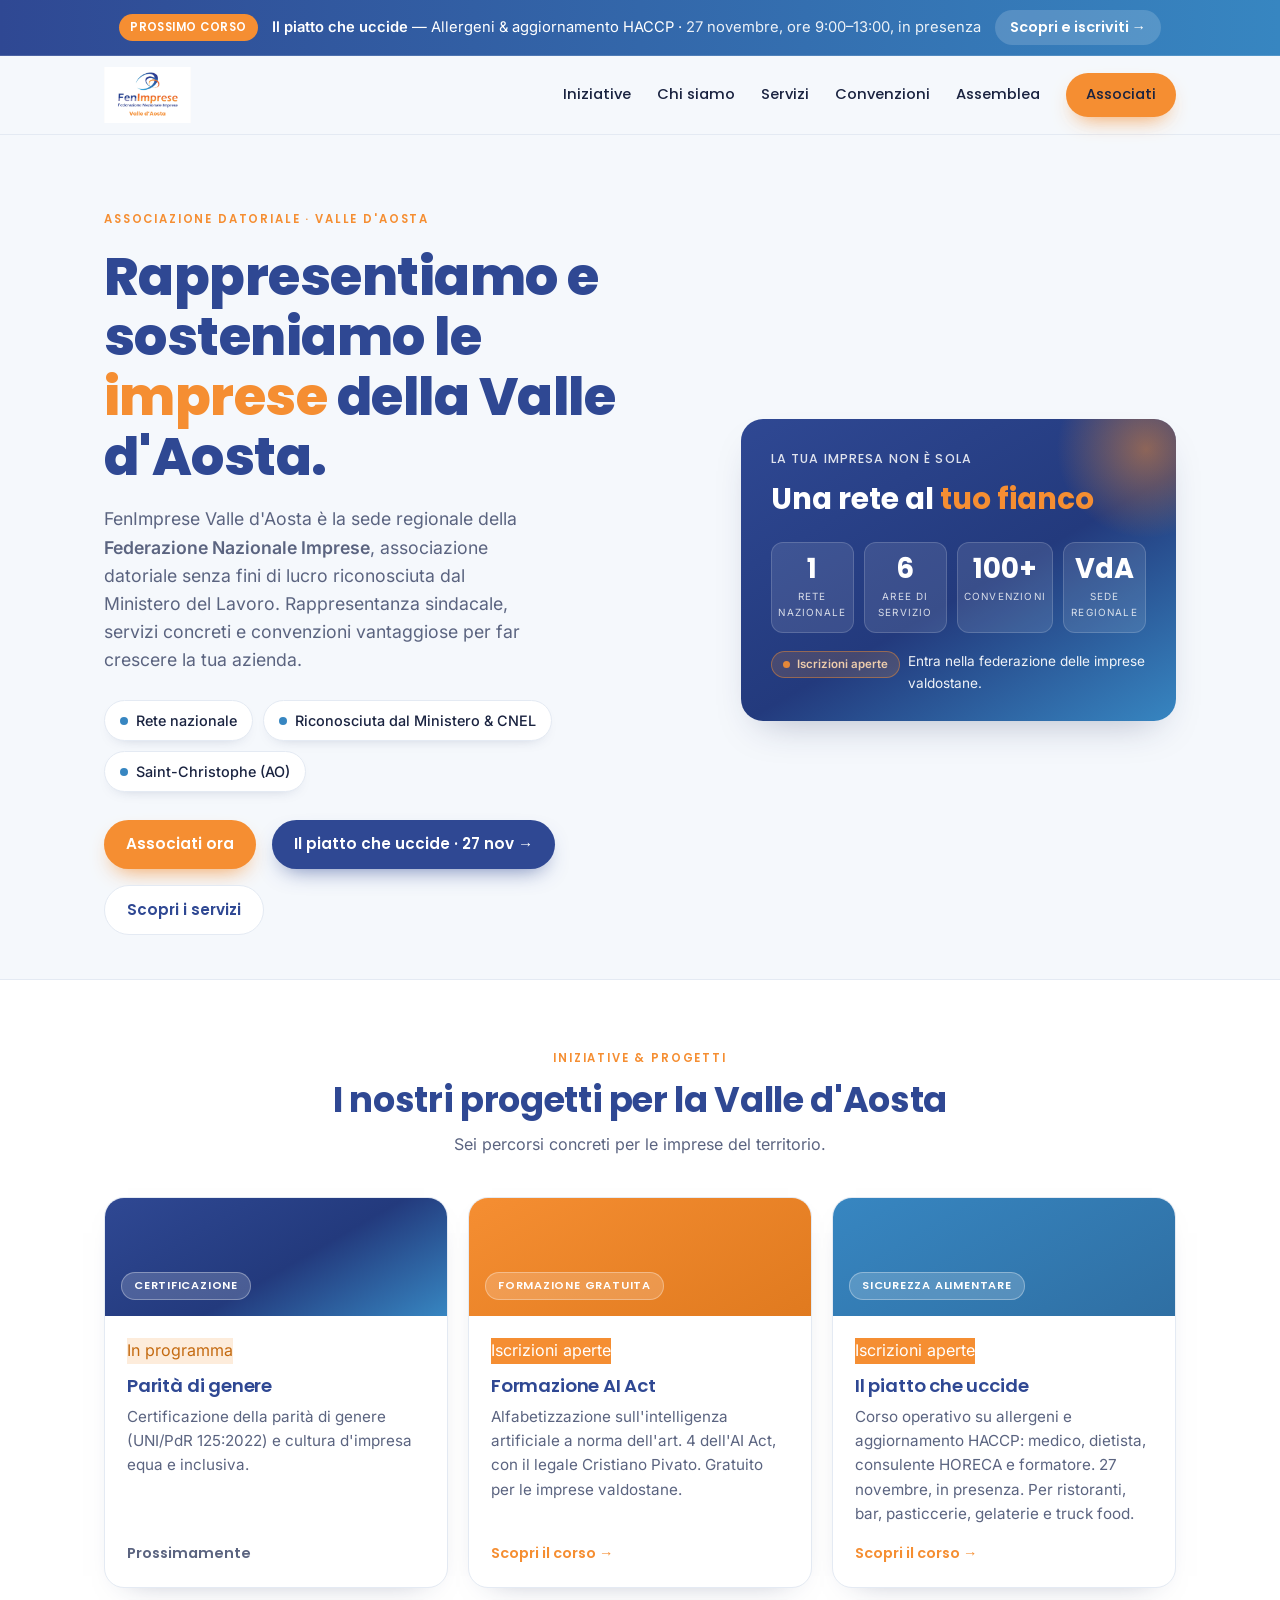
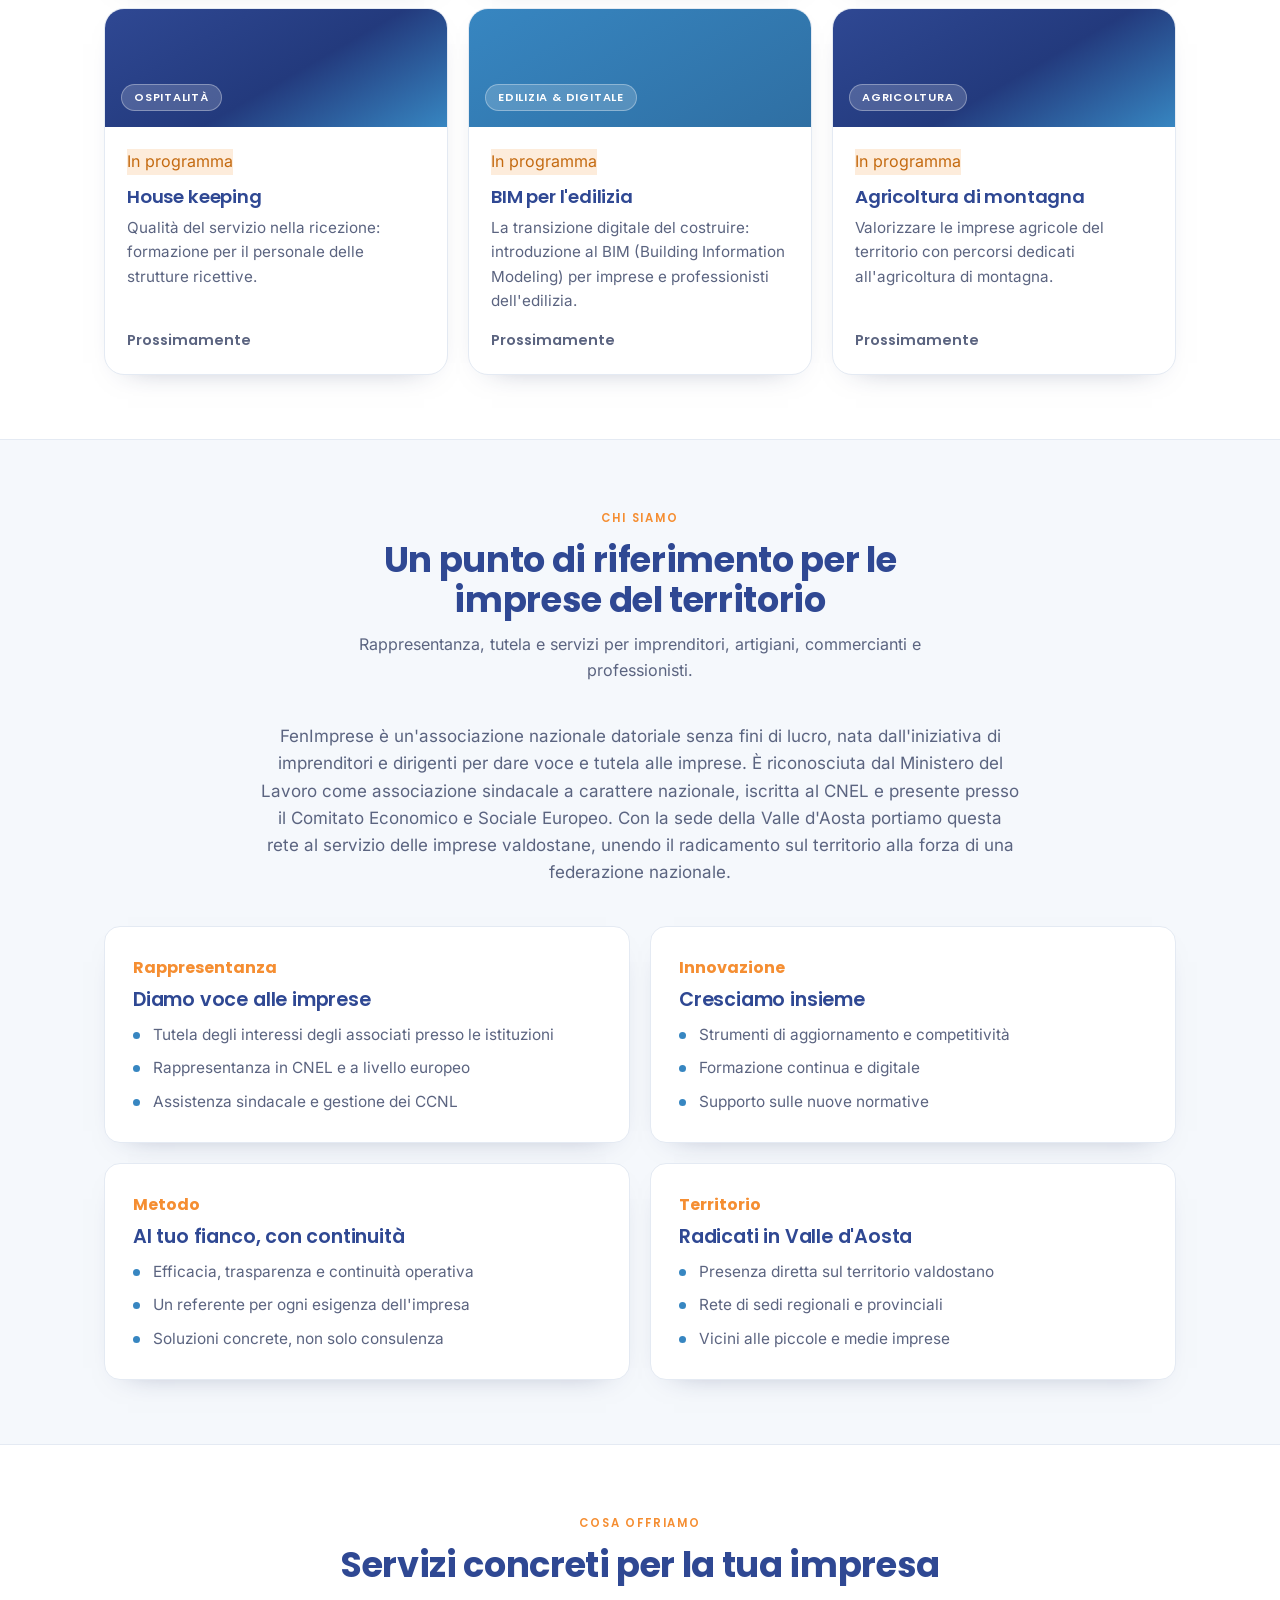
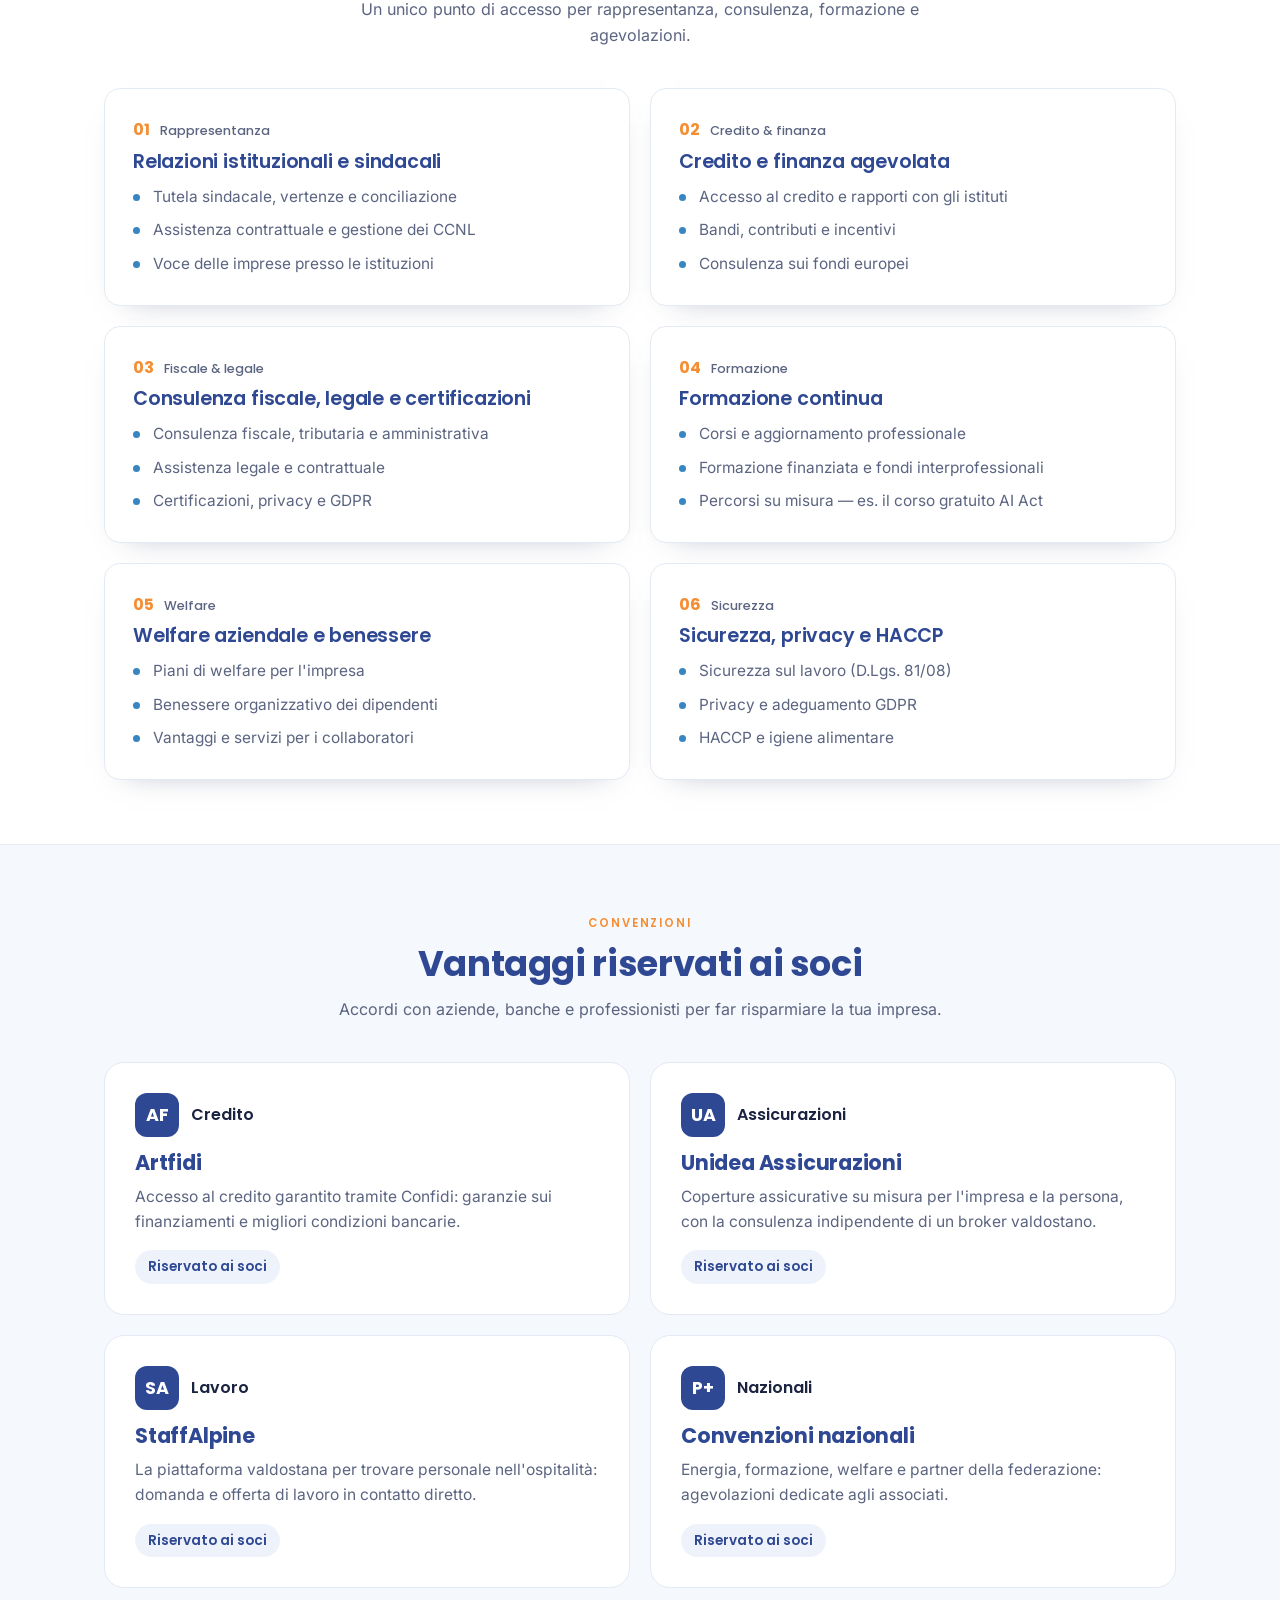
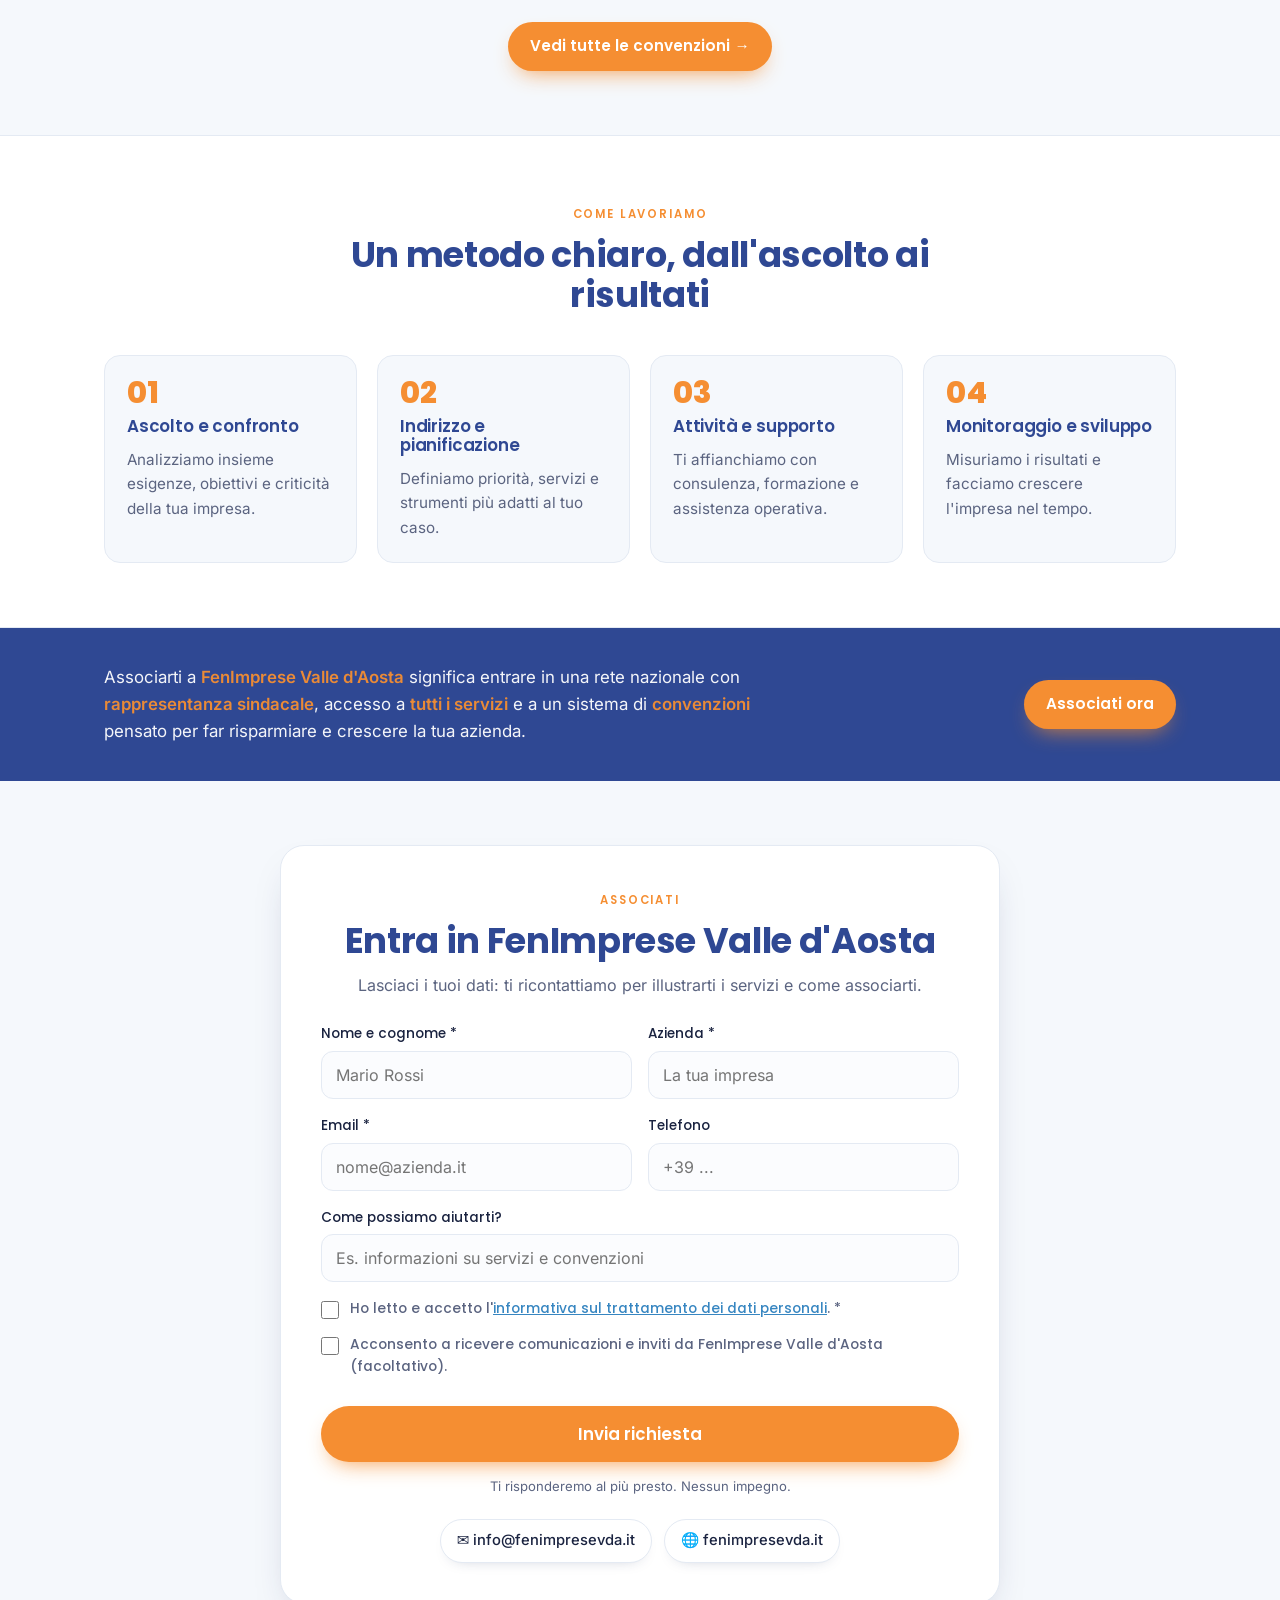
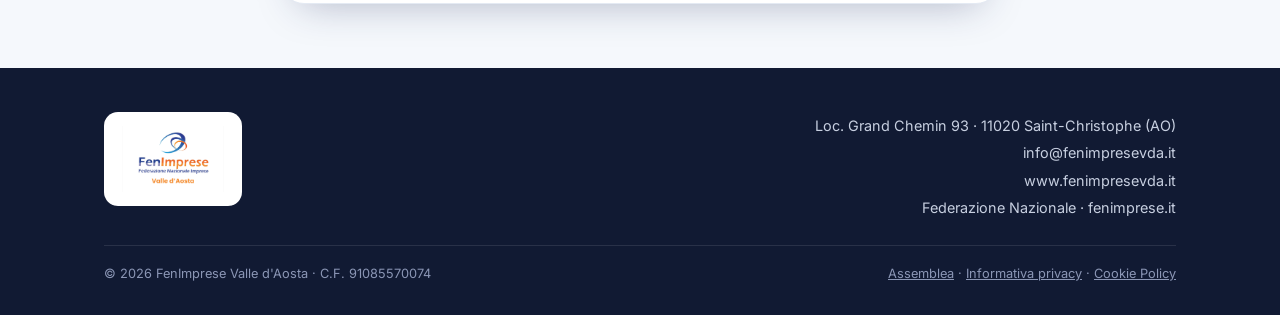
<file: index.html>
<!DOCTYPE html>
<html lang="it">
<head>
<meta charset="UTF-8">
<meta name="viewport" content="width=device-width, initial-scale=1.0">
<title>FenImprese Valle d'Aosta — Associazione datoriale per le imprese</title>
<meta name="description" content="FenImprese Valle d'Aosta: sede regionale della Federazione Nazionale Imprese. Rappresentanza, servizi e convenzioni per le imprese del territorio. Associati ora.">
<link rel="stylesheet" href="fonts.css">
<style>
  :root{
    --navy:#2F4893;--orange:#F58E32;--blue:#3786C1;--ink:#1A2340;--muted:#5B6480;
    --paper:#F5F8FC;--line:#E4EAF3;--white:#FFFFFF;--radius:16px;
    --shadow:0 18px 40px -20px rgba(31,44,90,.35);--maxw:1120px;
  }
  *{box-sizing:border-box;margin:0;padding:0}
  html{scroll-behavior:smooth}
  body{font-family:'Inter',system-ui,sans-serif;color:var(--ink);background:var(--paper);line-height:1.6;-webkit-font-smoothing:antialiased}
  h1,h2,h3,.display{font-family:'Poppins',system-ui,sans-serif;line-height:1.14;letter-spacing:-.01em}
  a{color:inherit;text-decoration:none}
  .wrap{max-width:var(--maxw);margin:0 auto;padding:0 24px}
  .eyebrow{font-family:'Poppins',sans-serif;font-weight:600;font-size:.72rem;letter-spacing:.16em;text-transform:uppercase;color:var(--orange)}
  .ph{background:#fff5e9;color:#b56a12;border-radius:4px;padding:0 5px;font-weight:600;font-style:normal}

  .topbar{display:block;background:linear-gradient(90deg,var(--navy),var(--blue));color:#fff;text-decoration:none;border-bottom:1px solid rgba(255,255,255,.14)}
  .topbar-wrap{max-width:var(--maxw);margin:0 auto;padding:10px 24px;display:flex;align-items:center;gap:14px;flex-wrap:wrap;justify-content:center}
  .tb-tag{background:var(--orange);color:#fff;font-family:'Poppins',sans-serif;font-weight:600;font-size:.72rem;letter-spacing:.04em;text-transform:uppercase;padding:4px 11px;border-radius:999px;white-space:nowrap}
  .topbar .tb-text{font-size:.92rem;line-height:1.35}
  .topbar .tb-when{opacity:.9}
  .tb-cta{font-family:'Poppins',sans-serif;font-weight:600;font-size:.9rem;background:rgba(255,255,255,.16);padding:6px 15px;border-radius:999px;white-space:nowrap;transition:background .15s ease}
  .topbar:hover .tb-cta{background:rgba(255,255,255,.3)}
  @media(max-width:640px){.topbar .tb-text{flex-basis:100%;text-align:center;font-size:.85rem}.topbar-wrap{gap:8px;padding:9px 16px}}
  header.site{position:sticky;top:0;z-index:50;background:rgba(245,248,252,.93);-webkit-backdrop-filter:blur(8px);backdrop-filter:blur(8px);border-bottom:1px solid var(--line)}
  .navbar{display:flex;align-items:center;justify-content:space-between;height:78px}
  .logo-img{height:56px;width:auto;display:block}
  nav.links{display:flex;align-items:center;gap:26px}
  nav.links a{font-family:'Poppins',sans-serif;font-weight:500;font-size:.92rem;color:var(--ink)}
  nav.links a:hover{color:var(--navy)}
  .btn{font-family:'Poppins',sans-serif;font-weight:600;font-size:.95rem;display:inline-flex;align-items:center;gap:8px;cursor:pointer;padding:12px 22px;border-radius:999px;border:0;transition:transform .15s ease,box-shadow .15s ease}
  .btn-primary{background:var(--orange);color:#fff;box-shadow:0 10px 22px -10px rgba(245,142,50,.9)}
  .btn-primary:hover{transform:translateY(-2px);box-shadow:0 14px 26px -10px rgba(245,142,50,.95)}
  nav.links .btn{padding:10px 20px}
  @media(max-width:820px){nav.links a:not(.btn){display:none}.logo-img{height:48px}}

  .hero{padding:70px 0 44px}
  .hero-grid{display:grid;grid-template-columns:1.15fr .85fr;gap:48px;align-items:center}
  .hero h1{font-size:clamp(2.1rem,4.4vw,3.3rem);font-weight:800;color:var(--navy);margin:16px 0 18px}
  .hero h1 .hl{color:var(--orange)}
  .hero p.lead{font-size:1.1rem;color:var(--muted);max-width:40ch}
  .chips{display:flex;flex-wrap:wrap;gap:10px;margin:26px 0 28px}
  .chip{display:inline-flex;align-items:center;gap:8px;background:#fff;border:1px solid var(--line);border-radius:999px;padding:8px 15px;font-size:.9rem;font-weight:500;box-shadow:0 6px 16px -12px rgba(31,44,90,.4)}
  .chip .dot{width:8px;height:8px;border-radius:50%;background:var(--blue)}
  .chip.free{border-color:var(--orange);color:var(--orange);font-weight:600}
  .chip.free .dot{background:var(--orange)}
  .hero-cta{display:flex;align-items:center;gap:16px;flex-wrap:wrap}
  .hero-cta .note{font-size:.86rem;color:var(--muted)}

  .count-card{background:linear-gradient(150deg,var(--navy),#233a7d 55%,var(--blue));color:#fff;border-radius:22px;padding:30px 30px 26px;box-shadow:var(--shadow);position:relative;overflow:hidden}
  .count-card::after{content:"";position:absolute;right:-60px;top:-60px;width:180px;height:180px;border-radius:50%;background:radial-gradient(circle,rgba(245,142,50,.5),transparent 70%)}
  .count-card .kicker{font-family:'Poppins',sans-serif;font-weight:500;font-size:.78rem;letter-spacing:.09em;text-transform:uppercase;opacity:.85;position:relative}
  .count-card .bigdate{font-family:'Poppins',sans-serif;font-weight:700;font-size:1.85rem;margin:6px 0 20px;position:relative}
  .count-card .bigdate span{color:var(--orange)}
  .count-grid{display:grid;grid-template-columns:repeat(4,1fr);gap:10px;position:relative}
  .count-cell{background:rgba(255,255,255,.1);border:1px solid rgba(255,255,255,.16);border-radius:12px;padding:12px 6px;text-align:center}
  .count-cell b{font-family:'Poppins',sans-serif;font-weight:700;font-size:1.7rem;display:block;line-height:1}
  .count-cell small{font-size:.62rem;letter-spacing:.12em;text-transform:uppercase;opacity:.8;margin-top:6px;display:block}
  .count-card .foot{position:relative;margin-top:18px;font-size:.85rem;opacity:.92;display:flex;gap:8px;align-items:flex-start}
  .live-badge{display:inline-flex;align-items:center;gap:7px;background:rgba(245,142,50,.18);border:1px solid rgba(245,142,50,.5);color:#ffd9b0;border-radius:999px;padding:3px 11px;font-size:.72rem;font-weight:600;white-space:nowrap}
  .live-badge .pulse{width:7px;height:7px;border-radius:50%;background:var(--orange);animation:pulse 2s infinite}
  @keyframes pulse{0%{box-shadow:0 0 0 0 rgba(245,142,50,.6)}70%{box-shadow:0 0 0 8px rgba(245,142,50,0)}100%{box-shadow:0 0 0 0 rgba(245,142,50,0)}}
  @media(max-width:900px){.hero-grid{grid-template-columns:1fr;gap:36px}.hero p.lead{max-width:none}}

  section.band{padding:64px 0}
  .sec-head{text-align:center;max-width:640px;margin:0 auto 40px}
  .sec-head h2{font-size:clamp(1.6rem,3vw,2.2rem);font-weight:700;color:var(--navy);margin:10px 0 12px}
  .sec-head p{color:var(--muted)}

  .timeline-sec{background:#fff;border-top:1px solid var(--line);border-bottom:1px solid var(--line)}
  .timeline{display:grid;grid-template-columns:repeat(3,1fr);gap:20px}
  .tl-step{background:var(--paper);border:1px solid var(--line);border-radius:var(--radius);padding:22px}
  .tl-step .date{font-family:'Poppins',sans-serif;font-weight:700;color:var(--navy);font-size:1.05rem}
  .tl-step .state{display:inline-block;margin-top:10px;font-size:.72rem;font-weight:600;letter-spacing:.06em;text-transform:uppercase;padding:4px 10px;border-radius:999px}
  .state.on{background:#e7f3ea;color:#2f7d46}
  .state.here{background:var(--orange);color:#fff}
  .state.soon{background:#fdecdb;color:#c46a10}
  .tl-step p{margin-top:12px;font-size:.95rem;color:var(--muted)}
  .tl-step.current{border-color:var(--orange);box-shadow:0 14px 30px -18px rgba(245,142,50,.6)}
  @media(max-width:820px){.timeline{grid-template-columns:1fr}}

  .modules{display:grid;grid-template-columns:1fr 1fr;gap:20px}
  .mod{background:#fff;border:1px solid var(--line);border-radius:var(--radius);padding:28px;box-shadow:0 12px 30px -24px rgba(31,44,90,.5)}
  .mod .tag{display:inline-flex;gap:10px;align-items:baseline;font-family:'Poppins',sans-serif}
  .mod .tag b{color:var(--orange);font-weight:700}
  .mod .tag .dur{font-size:.8rem;color:var(--muted);font-weight:500}
  .mod h3{font-size:1.2rem;font-weight:600;color:var(--navy);margin:8px 0 12px}
  .mod ul{list-style:none;display:flex;flex-direction:column;gap:9px}
  .mod li{position:relative;padding-left:20px;color:var(--muted);font-size:.96rem}
  .mod li::before{content:"";position:absolute;left:0;top:9px;width:7px;height:7px;border-radius:50%;background:var(--blue)}
  .outputs{margin-top:20px;background:linear-gradient(150deg,#fff,#eef4fb);border:1px solid var(--line);border-radius:var(--radius);padding:22px 26px;display:flex;flex-wrap:wrap;align-items:center;gap:14px}
  .outputs strong{font-family:'Poppins',sans-serif;color:var(--navy);font-weight:600;margin-right:6px}
  .pill{background:#fff;border:1px solid var(--line);border-radius:999px;padding:7px 15px;font-size:.9rem;font-weight:500;color:var(--ink)}
  @media(max-width:720px){.modules{grid-template-columns:1fr}}

  .paths{display:grid;grid-template-columns:1fr 1fr;gap:20px}
  .path{background:#fff;border:1px solid var(--line);border-radius:20px;padding:30px;position:relative;overflow:hidden}
  .path .top{display:flex;align-items:center;gap:12px;margin-bottom:14px}
  .path .icn{width:44px;height:44px;border-radius:12px;flex:none;display:flex;align-items:center;justify-content:center;font-family:'Poppins',sans-serif;font-weight:700;color:#fff;font-size:1.1rem}
  .path.fondo .icn{background:var(--blue)}
  .path.tessera .icn{background:var(--orange)}
  .path .q{font-family:'Poppins',sans-serif;font-weight:600;color:var(--ink);font-size:1rem}
  .path h3{font-size:1.3rem;font-weight:700;color:var(--navy);margin-bottom:10px}
  .path p{color:var(--muted);font-size:.97rem;margin-bottom:8px}
  .path .cost{display:inline-block;margin-top:8px;font-family:'Poppins',sans-serif;font-weight:600;font-size:.85rem;padding:6px 13px;border-radius:999px}
  .path.fondo .cost{background:#e7f3ea;color:#2f7d46}
  .path.tessera .cost{background:#fdecdb;color:#c46a10}
  @media(max-width:720px){.paths{grid-template-columns:1fr}}

  .speaker{display:grid;grid-template-columns:.8fr 1.4fr;gap:40px;align-items:center;background:linear-gradient(150deg,#fff,#eef4fb);border:1px solid var(--line);border-radius:24px;padding:38px;box-shadow:var(--shadow)}
  .trust{background:var(--navy);color:#fff;padding:36px 0}
  .trust .wrap{display:flex;align-items:center;justify-content:space-between;gap:24px;flex-wrap:wrap}
  .trust p{font-size:1.05rem;max-width:62ch;opacity:.95}
  .trust b{color:var(--orange)}

  .form-card{max-width:720px;margin:0 auto;background:#fff;border:1px solid var(--line);border-radius:24px;padding:40px;box-shadow:var(--shadow)}
  .form-card .sec-head{margin-bottom:24px}
  .field{margin-bottom:16px}
  .row2{display:grid;grid-template-columns:1fr 1fr;gap:16px}
  label{display:block;font-family:'Poppins',sans-serif;font-weight:500;font-size:.85rem;color:var(--ink);margin-bottom:6px}
  input,select{width:100%;font-family:'Inter',sans-serif;font-size:1rem;color:var(--ink);padding:13px 14px;border:1.5px solid var(--line);border-radius:12px;background:#fbfcfe;transition:border-color .15s ease,box-shadow .15s ease}
  input:focus,select:focus{outline:none;border-color:var(--blue);box-shadow:0 0 0 4px rgba(55,134,193,.15)}
  .consent{display:flex;gap:11px;align-items:flex-start;margin-top:14px;font-size:.86rem;color:var(--muted)}
  .consent input{width:18px;height:18px;flex:none;margin-top:3px;accent-color:var(--orange)}
  .consent a{color:var(--blue);text-decoration:underline}
  .form-card .btn-primary{width:100%;justify-content:center;margin-top:22px;padding:15px;font-size:1.05rem}
  .form-note{text-align:center;font-size:.82rem;color:var(--muted);margin-top:14px}
  .success{display:none;text-align:center;padding:20px 0}
  .success .tick{width:64px;height:64px;border-radius:50%;background:#e7f3ea;color:#2f7d46;display:flex;align-items:center;justify-content:center;font-size:2rem;margin:0 auto 16px}
  .success h3{color:var(--navy);font-size:1.4rem;margin-bottom:8px}
  .success p{color:var(--muted)}
  @media(max-width:620px){.row2{grid-template-columns:1fr}.form-card{padding:26px}}

  footer.site{background:#111a33;color:#c7cfe0;padding:44px 0 30px;font-size:.9rem}
  footer.site .top{display:flex;justify-content:space-between;gap:30px;flex-wrap:wrap;padding-bottom:24px;border-bottom:1px solid rgba(255,255,255,.1);align-items:flex-start}
  .footlogo{background:#fff;border-radius:14px;padding:14px 18px}
  .footlogo img{height:66px;width:auto;display:block}
  footer.site .contacts{line-height:1.9;text-align:right}
  footer.site .contacts a:hover{color:#fff}
  footer.site .bottom{padding-top:18px;display:flex;justify-content:space-between;gap:16px;flex-wrap:wrap;font-size:.8rem;color:#8b96b5}
  footer.site .bottom a{text-decoration:underline}
  @media(max-width:600px){footer.site .contacts{text-align:left}}

  @media(prefers-reduced-motion:reduce){*{animation:none!important;transition:none!important;scroll-behavior:auto!important}}
</style>

<style>
  .lead-block{max-width:760px;margin:0 auto 40px;text-align:center;color:var(--muted);font-size:1.06rem}
  .timeline.four{grid-template-columns:repeat(4,1fr)}
  @media(max-width:900px){.timeline.four{grid-template-columns:1fr 1fr}}
  @media(max-width:560px){.timeline.four{grid-template-columns:1fr}}
  .tl-step .num{font-family:'Poppins',sans-serif;font-weight:800;font-size:1.9rem;color:var(--orange);line-height:1}
  .tl-step h3{font-size:1.05rem;font-weight:600;color:var(--navy);margin:8px 0 8px}
  .path.conv .icn{background:var(--navy)}
  .path.conv .cost{background:#eef2fb;color:var(--navy)}
  .hero-cta a.ghost{background:#fff;color:var(--navy);border:1.5px solid var(--line)}
  .hero-cta a.ghost:hover{transform:translateY(-2px)}
  .hero-cta a.navy{background:var(--navy);color:#fff;box-shadow:0 10px 22px -10px rgba(47,72,147,.7)}
  .hero-cta a.navy:hover{transform:translateY(-2px)}
  .assoc-info{display:flex;flex-wrap:wrap;gap:12px;justify-content:center;margin-top:22px}
  .assoc-info a{display:inline-flex;align-items:center;gap:8px;background:#fff;border:1px solid var(--line);border-radius:999px;padding:9px 16px;font-weight:500;font-size:.92rem;color:var(--ink);box-shadow:0 6px 16px -12px rgba(31,44,90,.4)}
  .assoc-info a:hover{border-color:var(--blue);color:var(--navy)}
  .inits{display:grid;grid-template-columns:repeat(3,1fr);gap:20px}
  @media(max-width:820px){.inits{grid-template-columns:1fr}}
  .init-card{display:flex;flex-direction:column;background:#fff;border:1px solid var(--line);border-radius:20px;overflow:hidden;box-shadow:0 12px 30px -24px rgba(31,44,90,.5);transition:transform .15s ease,box-shadow .15s ease;color:inherit}
  a.init-card:hover{transform:translateY(-4px);box-shadow:0 22px 40px -26px rgba(31,44,90,.55)}
  .init-card .cover{height:118px;background:linear-gradient(150deg,var(--navy),#233a7d 55%,var(--blue));display:flex;align-items:flex-end;padding:16px}
  .init-card .cover.orange{background:linear-gradient(150deg,#F58E32,#e07a1f)}
  .init-card .cover.blue{background:linear-gradient(150deg,#3786C1,#2f6fa3)}
  .init-card .cover .cat{background:rgba(255,255,255,.18);border:1px solid rgba(255,255,255,.32);color:#fff;border-radius:999px;padding:4px 12px;font-family:'Poppins',sans-serif;font-weight:600;font-size:.7rem;letter-spacing:.07em;text-transform:uppercase}
  .init-card .body{padding:22px;display:flex;flex-direction:column;flex:1}
  .init-card .state{align-self:flex-start;margin-bottom:12px}
  .init-card h3{font-size:1.15rem;font-weight:600;color:var(--navy);margin-bottom:8px}
  .init-card p{color:var(--muted);font-size:.95rem;flex:1}
  .init-card .more{margin-top:16px;font-family:'Poppins',sans-serif;font-weight:600;font-size:.9rem;color:var(--orange);display:inline-flex;align-items:center;gap:6px}
  .init-card.soon .more{color:var(--muted)}

  .modal-ov{position:fixed;inset:0;z-index:200;background:rgba(16,24,48,.55);-webkit-backdrop-filter:blur(4px);backdrop-filter:blur(4px);display:none;align-items:center;justify-content:center;padding:20px}
  .modal-ov.show{display:flex}
  .modal{position:relative;background:#fff;border-radius:22px;max-width:430px;width:100%;padding:34px 30px 30px;text-align:center;box-shadow:0 30px 70px -20px rgba(16,24,48,.6);border-top:6px solid var(--orange);animation:pop .25s ease}
  @keyframes pop{from{opacity:0;transform:translateY(12px) scale(.98)}to{opacity:1;transform:none}}
  .modal .mlogo{height:72px;width:auto;margin:0 auto 20px;display:block}
  .modal .mtitle{font-family:'Poppins',sans-serif;font-weight:800;color:var(--navy);font-size:1.7rem;line-height:1.12;letter-spacing:-.01em}
  .modal .mrule{width:48px;height:3px;background:var(--orange);border-radius:2px;margin:16px auto}
  .modal .mdate{font-family:'Poppins',sans-serif;font-weight:700;color:var(--ink);font-size:1.15rem}
  .modal .mplace{margin-top:14px;font-family:'Poppins',sans-serif;font-weight:700;color:var(--ink);font-size:1.05rem}
  .modal .maddr{color:var(--muted);font-size:.95rem;margin-top:2px}
  .modal .mopen{display:inline-block;margin-top:16px;background:#eef2fb;color:var(--navy);font-family:'Poppins',sans-serif;font-weight:600;font-size:.9rem;padding:7px 16px;border-radius:999px}
  .modal .mbtn{display:inline-flex;justify-content:center;width:100%;margin-top:22px;background:var(--orange);color:#fff;font-family:'Poppins',sans-serif;font-weight:700;font-size:1.05rem;padding:14px;border-radius:999px;box-shadow:0 10px 22px -10px rgba(245,142,50,.9);transition:transform .15s ease}
  .modal .mbtn:hover{transform:translateY(-2px)}
  .modal .mclose{position:absolute;top:12px;right:14px;width:34px;height:34px;border:0;background:#f1f4f9;border-radius:50%;color:var(--muted);font-size:1.05rem;cursor:pointer;line-height:1}
  .modal .mclose:hover{background:#e4eaf3;color:var(--ink)}
</style>

</head>
<body id="top">

<a class="topbar" href="piatto-che-uccide.html">
  <span class="topbar-wrap">
    <span class="tb-tag">Prossimo corso</span>
    <span class="tb-text"><b>Il piatto che uccide</b> &mdash; Allergeni &amp; aggiornamento HACCP &middot; <span class="tb-when">27 novembre, ore 9:00&ndash;13:00, in presenza</span></span>
    <span class="tb-cta">Scopri e iscriviti &rarr;</span>
  </span>
</a>

<header class="site">
  <div class="wrap navbar">
    <a href="#top" aria-label="FenImprese Valle d'Aosta"><img class="logo-img" src="[data-uri]" alt="FenImprese Valle d'Aosta"></a>
    <nav class="links">
      <a href="#iniziative">Iniziative</a>
      <a href="#chi-siamo">Chi siamo</a>
      <a href="#servizi">Servizi</a>
      <a href="convenzioni.html">Convenzioni</a>
      <a href="assemblea.html">Assemblea</a>
      <a href="#associati" class="btn btn-primary">Associati</a>
    </nav>
  </div>
</header>

<main>

  <!-- HERO -->
  <section class="hero">
    <div class="wrap hero-grid">
      <div>
        <span class="eyebrow">Associazione datoriale · Valle d'Aosta</span>
        <h1>Rappresentiamo e sosteniamo le <span class="hl">imprese</span> della Valle d'Aosta.</h1>
        <p class="lead">FenImprese Valle d'Aosta è la sede regionale della <b>Federazione Nazionale Imprese</b>, associazione datoriale senza fini di lucro riconosciuta dal Ministero del Lavoro. Rappresentanza sindacale, servizi concreti e convenzioni vantaggiose per far crescere la tua azienda.</p>
        <div class="chips">
          <span class="chip"><span class="dot"></span>Rete nazionale</span>
          <span class="chip"><span class="dot"></span>Riconosciuta dal Ministero &amp; CNEL</span>
          <span class="chip"><span class="dot"></span>Saint-Christophe (AO)</span>
        </div>
        <div class="hero-cta">
          <a href="#associati" class="btn btn-primary">Associati ora</a>
          <a href="piatto-che-uccide.html" class="btn navy">Il piatto che uccide · 27 nov →</a>
          <a href="#servizi" class="btn ghost">Scopri i servizi</a>
        </div>
      </div>

      <div class="count-card">
        <div class="kicker">La tua impresa non è sola</div>
        <div class="bigdate">Una rete al <span>tuo fianco</span></div>
        <div class="count-grid">
          <div class="count-cell"><b>1</b><small>Rete nazionale</small></div>
          <div class="count-cell"><b>6</b><small>Aree di servizio</small></div>
          <div class="count-cell"><b>100+</b><small>Convenzioni</small></div>
          <div class="count-cell"><b>VdA</b><small>Sede regionale</small></div>
        </div>
        <div class="foot">
          <span class="live-badge"><span class="pulse"></span>Iscrizioni aperte</span>
          <span>Entra nella federazione delle imprese valdostane.</span>
        </div>
      </div>
    </div>
  </section>

  <!-- INIZIATIVE / PROGETTI -->
  <section id="iniziative" class="band timeline-sec">
    <div class="wrap">
      <div class="sec-head">
        <span class="eyebrow">Iniziative &amp; progetti</span>
        <h2>I nostri progetti per la Valle d'Aosta</h2>
        <p>Sei percorsi concreti per le imprese del territorio.</p>
      </div>
      <div class="inits">

        <div class="init-card soon">
          <div class="cover"><span class="cat">Certificazione</span></div>
          <div class="body">
            <span class="state soon">In programma</span>
            <h3>Parità di genere</h3>
            <p>Certificazione della parità di genere (UNI/PdR 125:2022) e cultura d'impresa equa e inclusiva.</p>
            <span class="more">Prossimamente</span>
          </div>
        </div>

        <a class="init-card" href="corso-ai-act.html">
          <div class="cover orange"><span class="cat">Formazione gratuita</span></div>
          <div class="body">
            <span class="state here">Iscrizioni aperte</span>
            <h3>Formazione AI Act</h3>
            <p>Alfabetizzazione sull'intelligenza artificiale a norma dell'art. 4 dell'AI Act, con il legale Cristiano Pivato. Gratuito per le imprese valdostane.</p>
            <span class="more">Scopri il corso →</span>
          </div>
        </a>

        <a class="init-card" href="piatto-che-uccide.html">
          <div class="cover blue"><span class="cat">Sicurezza alimentare</span></div>
          <div class="body">
            <span class="state here">Iscrizioni aperte</span>
            <h3>Il piatto che uccide</h3>
            <p>Corso operativo su allergeni e aggiornamento HACCP: medico, dietista, consulente HORECA e formatore. 27 novembre, in presenza. Per ristoranti, bar, pasticcerie, gelaterie e truck food.</p>
            <span class="more">Scopri il corso →</span>
          </div>
        </a>

        <div class="init-card soon">
          <div class="cover"><span class="cat">Ospitalità</span></div>
          <div class="body">
            <span class="state soon">In programma</span>
            <h3>House keeping</h3>
            <p>Qualità del servizio nella ricezione: formazione per il personale delle strutture ricettive.</p>
            <span class="more">Prossimamente</span>
          </div>
        </div>

        <div class="init-card soon">
          <div class="cover blue"><span class="cat">Edilizia &amp; digitale</span></div>
          <div class="body">
            <span class="state soon">In programma</span>
            <h3>BIM per l'edilizia</h3>
            <p>La transizione digitale del costruire: introduzione al BIM (Building Information Modeling) per imprese e professionisti dell'edilizia.</p>
            <span class="more">Prossimamente</span>
          </div>
        </div>

        <div class="init-card soon">
          <div class="cover"><span class="cat">Agricoltura</span></div>
          <div class="body">
            <span class="state soon">In programma</span>
            <h3>Agricoltura di montagna</h3>
            <p>Valorizzare le imprese agricole del territorio con percorsi dedicati all'agricoltura di montagna.</p>
            <span class="more">Prossimamente</span>
          </div>
        </div>

      </div>
    </div>
  </section>

  <!-- CHI SIAMO -->
  <section id="chi-siamo" class="band">
    <div class="wrap">
      <div class="sec-head">
        <span class="eyebrow">Chi siamo</span>
        <h2>Un punto di riferimento per le imprese del territorio</h2>
        <p>Rappresentanza, tutela e servizi per imprenditori, artigiani, commercianti e professionisti.</p>
      </div>
      <p class="lead-block">FenImprese è un'associazione nazionale datoriale senza fini di lucro, nata dall'iniziativa di imprenditori e dirigenti per dare voce e tutela alle imprese. È riconosciuta dal Ministero del Lavoro come associazione sindacale a carattere nazionale, iscritta al CNEL e presente presso il Comitato Economico e Sociale Europeo. Con la sede della Valle d'Aosta portiamo questa rete al servizio delle imprese valdostane, unendo il radicamento sul territorio alla forza di una federazione nazionale.</p>
      <div class="modules">
        <div class="mod">
          <div class="tag"><b>Rappresentanza</b></div>
          <h3>Diamo voce alle imprese</h3>
          <ul>
            <li>Tutela degli interessi degli associati presso le istituzioni</li>
            <li>Rappresentanza in CNEL e a livello europeo</li>
            <li>Assistenza sindacale e gestione dei CCNL</li>
          </ul>
        </div>
        <div class="mod">
          <div class="tag"><b>Innovazione</b></div>
          <h3>Cresciamo insieme</h3>
          <ul>
            <li>Strumenti di aggiornamento e competitività</li>
            <li>Formazione continua e digitale</li>
            <li>Supporto sulle nuove normative</li>
          </ul>
        </div>
        <div class="mod">
          <div class="tag"><b>Metodo</b></div>
          <h3>Al tuo fianco, con continuità</h3>
          <ul>
            <li>Efficacia, trasparenza e continuità operativa</li>
            <li>Un referente per ogni esigenza dell'impresa</li>
            <li>Soluzioni concrete, non solo consulenza</li>
          </ul>
        </div>
        <div class="mod">
          <div class="tag"><b>Territorio</b></div>
          <h3>Radicati in Valle d'Aosta</h3>
          <ul>
            <li>Presenza diretta sul territorio valdostano</li>
            <li>Rete di sedi regionali e provinciali</li>
            <li>Vicini alle piccole e medie imprese</li>
          </ul>
        </div>
      </div>
    </div>
  </section>

  <!-- SERVIZI -->
  <section id="servizi" class="band timeline-sec">
    <div class="wrap">
      <div class="sec-head">
        <span class="eyebrow">Cosa offriamo</span>
        <h2>Servizi concreti per la tua impresa</h2>
        <p>Un unico punto di accesso per rappresentanza, consulenza, formazione e agevolazioni.</p>
      </div>
      <div class="modules">
        <div class="mod">
          <div class="tag"><b>01</b><span class="dur">Rappresentanza</span></div>
          <h3>Relazioni istituzionali e sindacali</h3>
          <ul>
            <li>Tutela sindacale, vertenze e conciliazione</li>
            <li>Assistenza contrattuale e gestione dei CCNL</li>
            <li>Voce delle imprese presso le istituzioni</li>
          </ul>
        </div>
        <div class="mod">
          <div class="tag"><b>02</b><span class="dur">Credito &amp; finanza</span></div>
          <h3>Credito e finanza agevolata</h3>
          <ul>
            <li>Accesso al credito e rapporti con gli istituti</li>
            <li>Bandi, contributi e incentivi</li>
            <li>Consulenza sui fondi europei</li>
          </ul>
        </div>
        <div class="mod">
          <div class="tag"><b>03</b><span class="dur">Fiscale &amp; legale</span></div>
          <h3>Consulenza fiscale, legale e certificazioni</h3>
          <ul>
            <li>Consulenza fiscale, tributaria e amministrativa</li>
            <li>Assistenza legale e contrattuale</li>
            <li>Certificazioni, privacy e GDPR</li>
          </ul>
        </div>
        <div class="mod">
          <div class="tag"><b>04</b><span class="dur">Formazione</span></div>
          <h3>Formazione continua</h3>
          <ul>
            <li>Corsi e aggiornamento professionale</li>
            <li>Formazione finanziata e fondi interprofessionali</li>
            <li>Percorsi su misura — es. il corso gratuito AI Act</li>
          </ul>
        </div>
        <div class="mod">
          <div class="tag"><b>05</b><span class="dur">Welfare</span></div>
          <h3>Welfare aziendale e benessere</h3>
          <ul>
            <li>Piani di welfare per l'impresa</li>
            <li>Benessere organizzativo dei dipendenti</li>
            <li>Vantaggi e servizi per i collaboratori</li>
          </ul>
        </div>
        <div class="mod">
          <div class="tag"><b>06</b><span class="dur">Sicurezza</span></div>
          <h3>Sicurezza, privacy e HACCP</h3>
          <ul>
            <li>Sicurezza sul lavoro (D.Lgs. 81/08)</li>
            <li>Privacy e adeguamento GDPR</li>
            <li>HACCP e igiene alimentare</li>
          </ul>
        </div>
      </div>
    </div>
  </section>

  <!-- CONVENZIONI -->
  <section id="convenzioni" class="band">
    <div class="wrap">
      <div class="sec-head">
        <span class="eyebrow">Convenzioni</span>
        <h2>Vantaggi riservati ai soci</h2>
        <p>Accordi con aziende, banche e professionisti per far risparmiare la tua impresa.</p>
      </div>
      <div class="paths">
        <div class="path conv">
          <div class="top"><div class="icn">AF</div><div class="q">Credito</div></div>
          <h3>Artfidi</h3>
          <p>Accesso al credito garantito tramite Confidi: garanzie sui finanziamenti e migliori condizioni bancarie.</p>
          <span class="cost">Riservato ai soci</span>
        </div>
        <div class="path conv">
          <div class="top"><div class="icn">UA</div><div class="q">Assicurazioni</div></div>
          <h3>Unidea Assicurazioni</h3>
          <p>Coperture assicurative su misura per l'impresa e la persona, con la consulenza indipendente di un broker valdostano.</p>
          <span class="cost">Riservato ai soci</span>
        </div>
        <div class="path conv">
          <div class="top"><div class="icn">SA</div><div class="q">Lavoro</div></div>
          <h3>StaffAlpine</h3>
          <p>La piattaforma valdostana per trovare personale nell'ospitalità: domanda e offerta di lavoro in contatto diretto.</p>
          <span class="cost">Riservato ai soci</span>
        </div>
        <div class="path conv">
          <div class="top"><div class="icn">P+</div><div class="q">Nazionali</div></div>
          <h3>Convenzioni nazionali</h3>
          <p>Energia, formazione, welfare e partner della federazione: agevolazioni dedicate agli associati.</p>
          <span class="cost">Riservato ai soci</span>
        </div>
      </div>
      <div style="text-align:center;margin-top:34px">
        <a href="convenzioni.html" class="btn btn-primary">Vedi tutte le convenzioni →</a>
      </div>
    </div>
  </section>

  <!-- COME LAVORIAMO -->
  <section class="band timeline-sec">
    <div class="wrap">
      <div class="sec-head">
        <span class="eyebrow">Come lavoriamo</span>
        <h2>Un metodo chiaro, dall'ascolto ai risultati</h2>
      </div>
      <div class="timeline four">
        <div class="tl-step">
          <div class="num">01</div>
          <h3>Ascolto e confronto</h3>
          <p>Analizziamo insieme esigenze, obiettivi e criticità della tua impresa.</p>
        </div>
        <div class="tl-step">
          <div class="num">02</div>
          <h3>Indirizzo e pianificazione</h3>
          <p>Definiamo priorità, servizi e strumenti più adatti al tuo caso.</p>
        </div>
        <div class="tl-step">
          <div class="num">03</div>
          <h3>Attività e supporto</h3>
          <p>Ti affianchiamo con consulenza, formazione e assistenza operativa.</p>
        </div>
        <div class="tl-step">
          <div class="num">04</div>
          <h3>Monitoraggio e sviluppo</h3>
          <p>Misuriamo i risultati e facciamo crescere l'impresa nel tempo.</p>
        </div>
      </div>
    </div>
  </section>

  <!-- TRUST -->
  <section class="trust">
    <div class="wrap">
      <p>Associarti a <b>FenImprese Valle d'Aosta</b> significa entrare in una rete nazionale con <b>rappresentanza sindacale</b>, accesso a <b>tutti i servizi</b> e a un sistema di <b>convenzioni</b> pensato per far risparmiare e crescere la tua azienda.</p>
      <a href="#associati" class="btn btn-primary">Associati ora</a>
    </div>
  </section>

  <!-- ASSOCIATI -->
  <section id="associati" class="band">
    <div class="wrap">
      <form id="signup" class="form-card" novalidate>
        <div class="sec-head">
          <span class="eyebrow">Associati</span>
          <h2>Entra in FenImprese Valle d'Aosta</h2>
          <p>Lasciaci i tuoi dati: ti ricontattiamo per illustrarti i servizi e come associarti.</p>
        </div>
        <div class="row2">
          <div class="field">
            <label for="nome">Nome e cognome *</label>
            <input id="nome" name="nome" type="text" placeholder="Mario Rossi" required>
          </div>
          <div class="field">
            <label for="azienda">Azienda *</label>
            <input id="azienda" name="azienda" type="text" placeholder="La tua impresa" required>
          </div>
        </div>
        <div class="row2">
          <div class="field">
            <label for="email">Email *</label>
            <input id="email" name="email" type="email" placeholder="nome@azienda.it" required>
          </div>
          <div class="field">
            <label for="tel">Telefono</label>
            <input id="tel" name="tel" type="tel" placeholder="+39 ...">
          </div>
        </div>
        <div class="field">
          <label for="msg">Come possiamo aiutarti?</label>
          <input id="msg" name="msg" type="text" placeholder="Es. informazioni su servizi e convenzioni">
        </div>
        <input type="hidden" id="fonte" name="fonte" value="">
        <label class="consent">
          <input type="checkbox" name="privacy" required>
          <span>Ho letto e accetto l'<a href="privacy.html" target="_blank" rel="noopener">informativa sul trattamento dei dati personali</a>. *</span>
        </label>
        <label class="consent">
          <input type="checkbox" name="marketing">
          <span>Acconsento a ricevere comunicazioni e inviti da FenImprese Valle d'Aosta (facoltativo).</span>
        </label>
        <button type="submit" class="btn btn-primary">Invia richiesta</button>
        <p class="form-note">Ti risponderemo al più presto. Nessun impegno.</p>
        <div class="assoc-info">
          <a href="mailto:info@fenimpresevda.it">✉ info@fenimpresevda.it</a>
          <a href="https://www.fenimpresevda.it">🌐 fenimpresevda.it</a>
        </div>
      </form>
      <div class="success" id="success">
        <div class="tick">✓</div>
        <h3>Richiesta inviata!</h3>
        <p>Grazie. Ti ricontatteremo a breve per illustrarti i servizi e l'adesione a FenImprese Valle d'Aosta.</p>
      </div>
    </div>
  </section>

</main>

<footer class="site">
  <div class="wrap">
    <div class="top">
      <div class="footlogo"><img src="[data-uri]" alt="FenImprese Valle d'Aosta"></div>
      <div class="contacts">
        <div>Loc. Grand Chemin 93 · 11020 Saint-Christophe (AO)</div>
        <div><a href="mailto:info@fenimpresevda.it">info@fenimpresevda.it</a></div>
        <div><a href="https://www.fenimpresevda.it">www.fenimpresevda.it</a></div>
        <div><a href="https://www.fenimprese.it">Federazione Nazionale · fenimprese.it</a></div>
      </div>
    </div>
    <div class="bottom">
      <span>© 2026 FenImprese Valle d'Aosta · C.F. 91085570074</span>
      <span><a href="assemblea.html">Assemblea</a> · <a href="privacy.html">Informativa privacy</a> · <a href="cookie.html">Cookie Policy</a></span>
    </div>
  </div>
</footer>

<!-- POP-UP ASSEMBLEA -->
<div class="modal-ov" id="asmModal" role="dialog" aria-modal="true" aria-label="Assemblea Costituente">
  <div class="modal">
    <button class="mclose" id="asmClose" aria-label="Chiudi">&times;</button>
    <img class="mlogo" src="[data-uri]" alt="FenImprese Valle d'Aosta">
    <div class="mtitle">Assemblea Costituente</div>
    <div class="mrule"></div>
    <div class="mdate">Mercoledì 30 settembre · ore 17:30</div>
    <div class="mplace">Hostellerie du Cheval Blanc</div>
    <div class="maddr">Via Clavalité 20 · Aosta</div>
    <div class="mopen">Aperta a tutte le imprese</div>
    <a class="mbtn" href="assemblea.html">Partecipa</a>
  </div>
</div>

<script>
  (function(){
    var ov=document.getElementById('asmModal'); if(!ov) return;
    var deadline=new Date('2026-10-01T00:00:00+02:00').getTime();
    if(Date.now()>deadline) return;              // dopo l'evento non compare più
    var seen=false; try{seen=sessionStorage.getItem('asm_seen')==='1';}catch(e){}
    if(seen) return;                             // una sola volta per sessione
    function close(){ov.classList.remove('show'); try{sessionStorage.setItem('asm_seen','1');}catch(e){}}
    document.getElementById('asmClose').addEventListener('click',close);
    ov.addEventListener('click',function(e){if(e.target===ov)close();});
    document.addEventListener('keydown',function(e){if(e.key==='Escape')close();});
    setTimeout(function(){ov.classList.add('show');},450);
  })();
</script>

<script>
  (function(){
    var p=new URLSearchParams(location.search);
    var f=p.get('utm_source')||p.get('f')||'home';
    var el=document.getElementById('fonte'); if(el) el.value=f;
  })();
  const FORM_ENDPOINT = 'https://script.google.com/macros/s/AKfycbwHo48KUYdYgYVjm_8X_t6NlR8qDRTSarZIr0g1LvCDwyOo74_mADnQaVTJwItzqu3Qxg/exec';
  document.getElementById('signup').addEventListener('submit',function(e){
    e.preventDefault();
    if(!this.checkValidity()){this.reportValidity();return;}
    var form=this, btn=form.querySelector('button[type="submit"]');
    function done(){
      form.style.display='none';
      var s=document.getElementById('success');
      s.style.display='block';
      s.scrollIntoView({behavior:'smooth',block:'center'});
    }
    if(FORM_ENDPOINT){
      if(btn){btn.disabled=true;btn.textContent='Invio in corso…';}
      fetch(FORM_ENDPOINT,{method:'POST',body:new FormData(form)}).then(done).catch(done);
    } else { done(); }
  });
  if(!window.matchMedia('(prefers-reduced-motion: reduce)').matches){
    var obs=new IntersectionObserver(function(entries){
      entries.forEach(function(en){if(en.isIntersecting){en.target.style.opacity=1;en.target.style.transform='none';obs.unobserve(en.target);}});
    },{threshold:.12});
    document.querySelectorAll('.mod,.tl-step,.path,.count-card').forEach(function(n){
      n.style.opacity=0;n.style.transform='translateY(18px)';n.style.transition='opacity .6s ease,transform .6s ease';obs.observe(n);
    });
  }
</script>
</body>
</html>
</file>
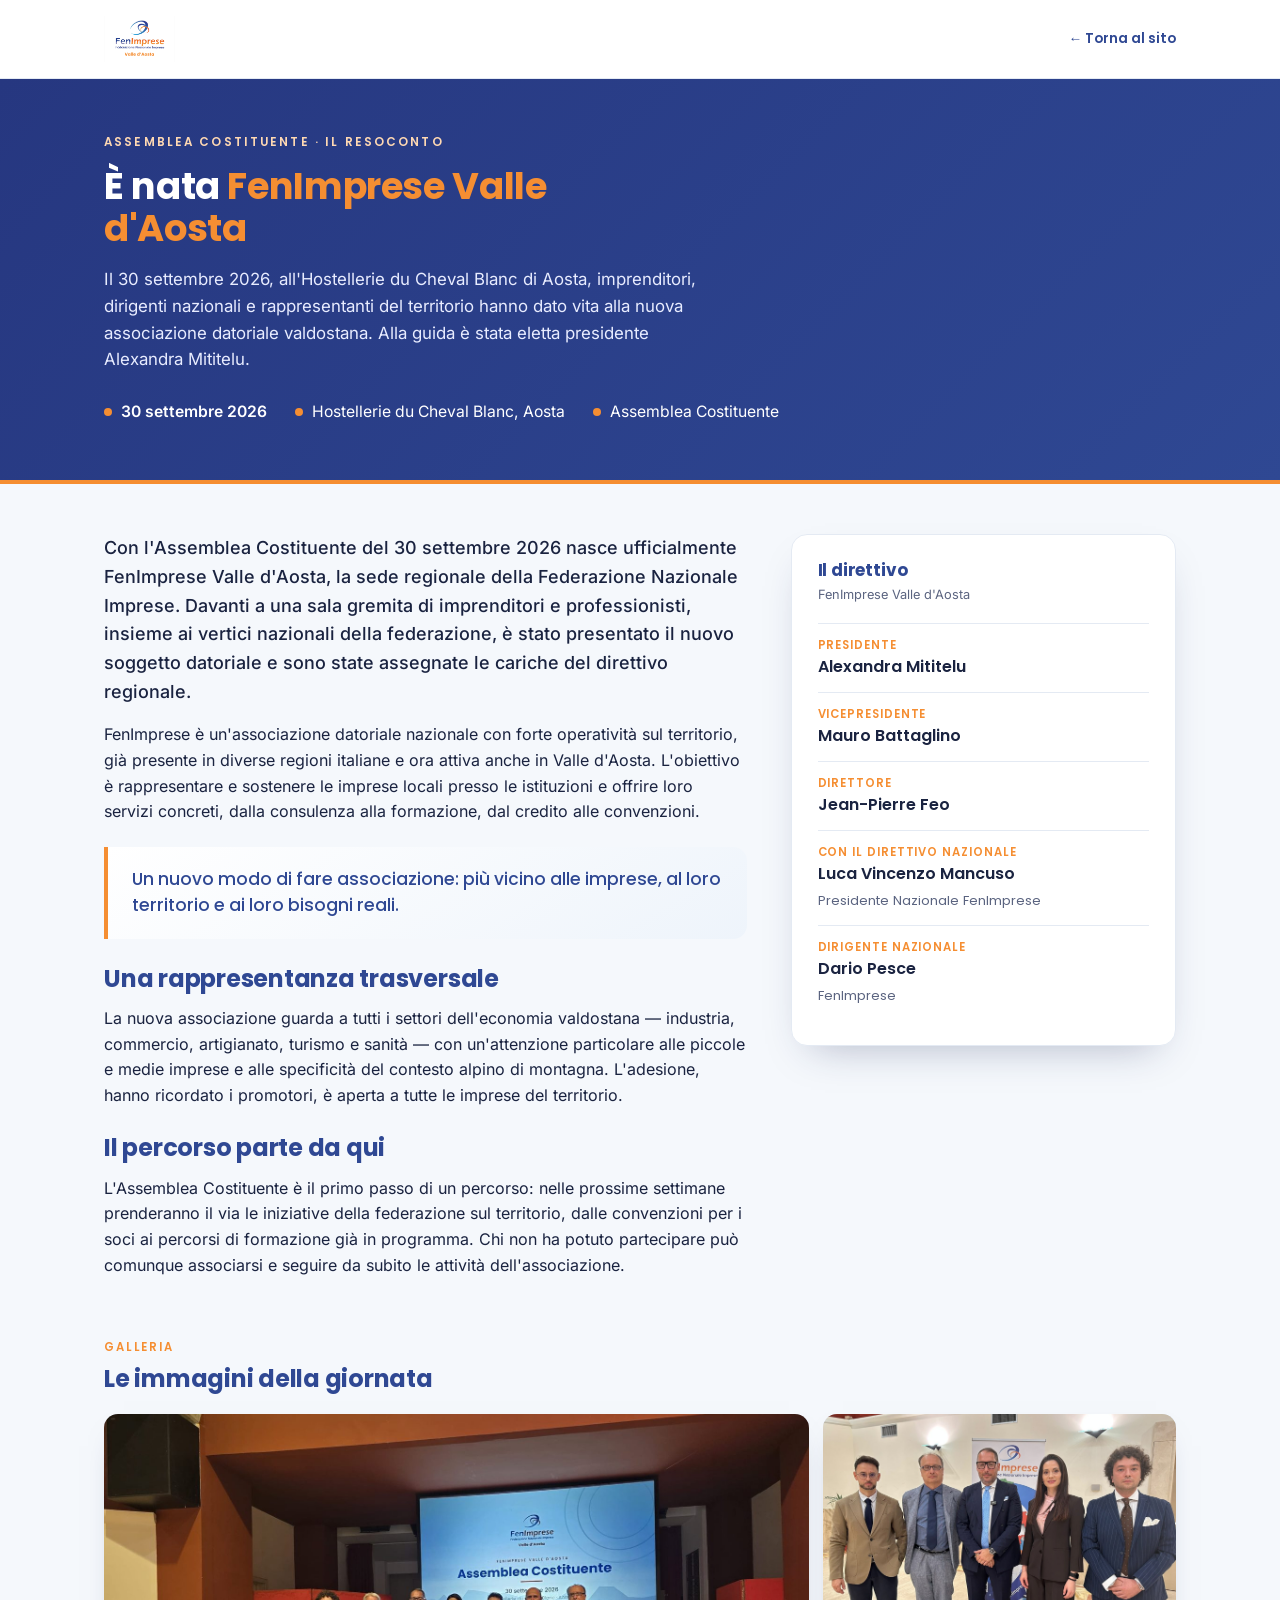
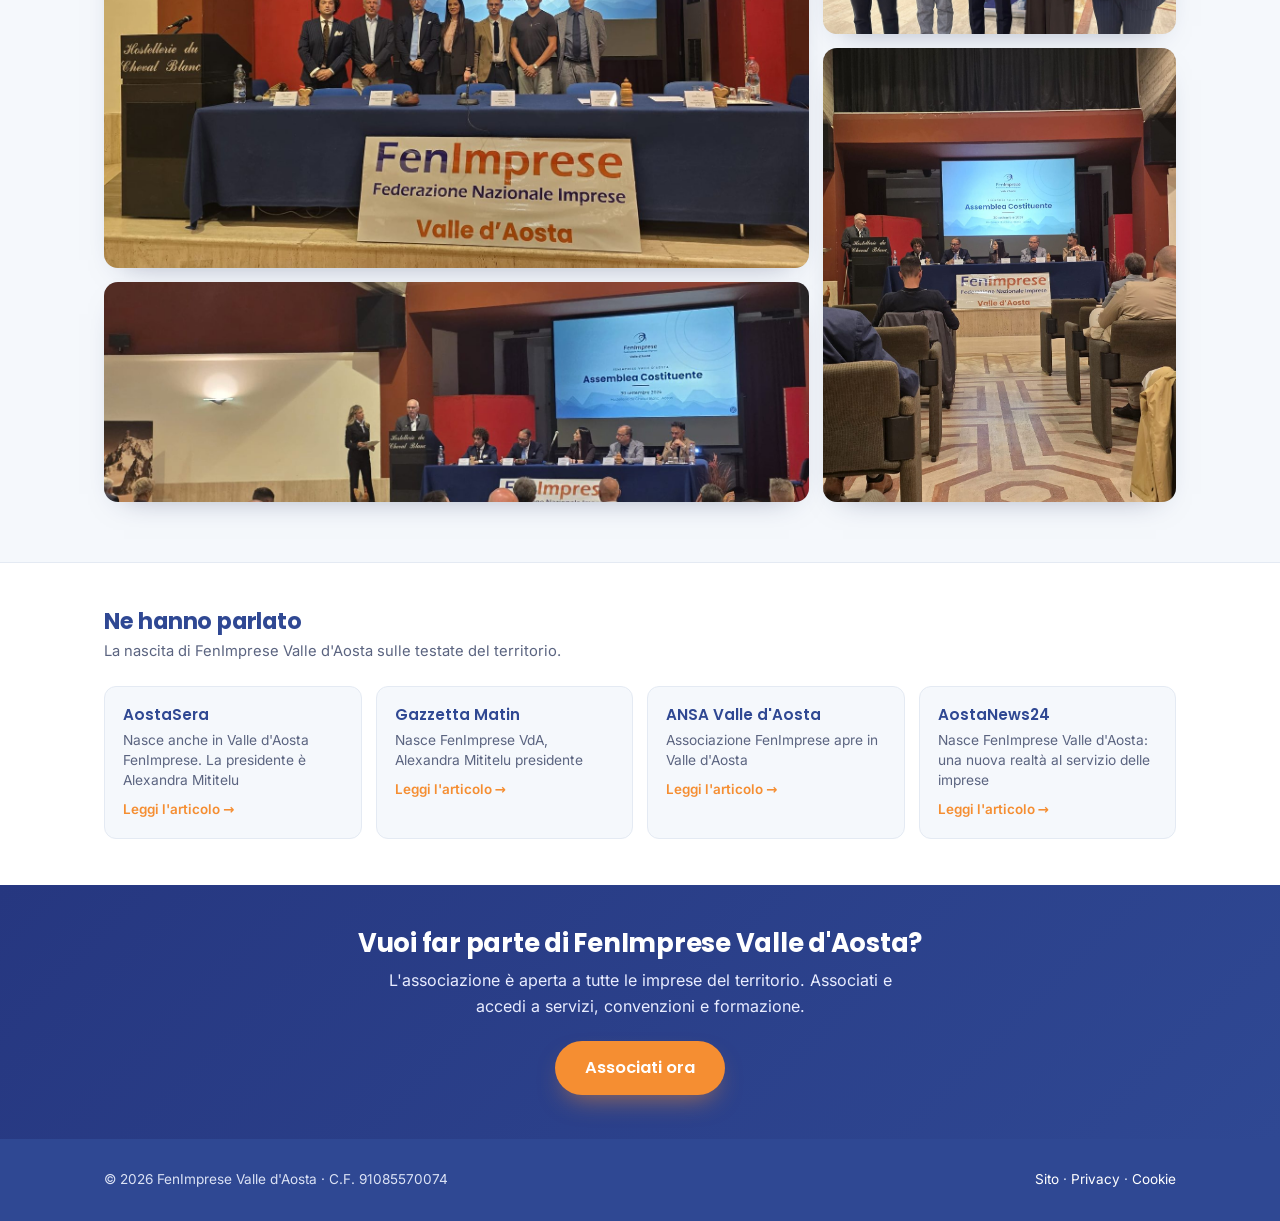
<file: assemblea.html>
<!DOCTYPE html>
<html lang="it">
<head>
<meta charset="UTF-8">
<meta name="viewport" content="width=device-width, initial-scale=1.0">
<title>Assemblea Costituente · FenImprese Valle d'Aosta</title>
<meta name="description" content="Il 30 settembre 2026, all'Hostellerie du Cheval Blanc di Aosta, si è tenuta l'Assemblea Costituente di FenImprese Valle d'Aosta. Presidente Alexandra Mititelu. Foto e resoconto.">
<link rel="stylesheet" href="fonts.css">
<style>
  :root{
    --navy:#2F4893;--orange:#F58E32;--blue:#3786C1;--ink:#1A2340;--muted:#5B6480;
    --paper:#F5F8FC;--line:#E4EAF3;--white:#FFFFFF;--radius:16px;
    --shadow:0 18px 40px -20px rgba(31,44,90,.35);--maxw:1120px;
  }
  *{box-sizing:border-box;margin:0;padding:0}
  html{scroll-behavior:smooth}
  body{font-family:'Inter',system-ui,sans-serif;color:var(--ink);background:var(--paper);line-height:1.6;-webkit-font-smoothing:antialiased}
  h1,h2,h3,.display{font-family:'Poppins',system-ui,sans-serif;line-height:1.14;letter-spacing:-.01em}
  a{color:inherit;text-decoration:none}
  .wrap{max-width:var(--maxw);margin:0 auto;padding:0 24px}

  header{background:var(--white);border-bottom:1px solid var(--line);padding:16px 0;position:sticky;top:0;z-index:20}
  header .wrap{display:flex;align-items:center;justify-content:space-between;gap:16px}
  .logo-img{height:46px;width:auto;display:block}
  .back{font-family:'Poppins',sans-serif;font-weight:600;font-size:.85rem;color:var(--navy);display:inline-flex;align-items:center;gap:6px}

  .hero{background:linear-gradient(135deg,#263780,var(--navy));color:#fff;padding:54px 0 60px;position:relative;overflow:hidden}
  .hero::after{content:"";position:absolute;inset:auto 0 0 0;height:4px;background:var(--orange)}
  .hero .eyebrow{font-family:'Poppins',sans-serif;font-weight:600;font-size:.74rem;letter-spacing:.18em;text-transform:uppercase;color:#ffd9b3;margin-bottom:14px}
  .hero h1{font-size:2.3rem;margin-bottom:16px;max-width:18ch}
  .hero h1 .hl{color:var(--orange)}
  .hero p.lead{font-size:1.05rem;color:#e8ecff;max-width:56ch;margin-bottom:26px}
  .facts{display:flex;flex-wrap:wrap;gap:14px 28px;font-size:.98rem}
  .facts .f{display:flex;align-items:center;gap:9px}
  .facts .f b{font-weight:600}
  .facts .dot{width:8px;height:8px;border-radius:50%;background:var(--orange);flex-shrink:0}

  .main{padding:50px 0 24px}
  .lead-row{display:grid;grid-template-columns:1.25fr .75fr;gap:44px;align-items:start}
  .article h2{font-size:1.5rem;color:var(--navy);margin:26px 0 14px}
  .article h2:first-child{margin-top:0}
  .article p{color:var(--ink);margin-bottom:16px}
  .article p.intro{font-size:1.12rem;color:var(--ink);font-weight:500}
  .pull{background:linear-gradient(150deg,#fff,#eef4fb);border-left:4px solid var(--orange);border-radius:0 14px 14px 0;padding:20px 24px;margin:22px 0;font-family:'Poppins',sans-serif;font-weight:500;color:var(--navy);font-size:1.08rem;line-height:1.5}

  .board{background:var(--white);border:1px solid var(--line);border-radius:var(--radius);padding:26px;box-shadow:var(--shadow);position:sticky;top:96px}
  .board h3{font-size:1.05rem;color:var(--navy);margin-bottom:4px}
  .board .cap{font-size:.8rem;color:var(--muted);margin-bottom:18px}
  .board .row{display:flex;flex-direction:column;padding:12px 0;border-top:1px solid var(--line)}
  .board .row:first-of-type{border-top:0}
  .board .row .role{font-size:.72rem;letter-spacing:.08em;text-transform:uppercase;color:var(--orange);font-family:'Poppins',sans-serif;font-weight:600}
  .board .row .name{font-family:'Poppins',sans-serif;font-weight:600;color:var(--ink);font-size:1rem}
  @media(max-width:860px){.lead-row{grid-template-columns:1fr;gap:30px}.board{position:static}}

  .gallery-sec{padding:20px 0 60px}
  .sec-head{margin-bottom:22px}
  .sec-head .eyebrow{font-family:'Poppins',sans-serif;font-weight:600;font-size:.72rem;letter-spacing:.16em;text-transform:uppercase;color:var(--orange)}
  .sec-head h2{font-size:1.5rem;color:var(--navy);margin-top:8px}
  .gallery{display:grid;grid-template-columns:2fr 1fr;grid-auto-rows:220px;gap:14px}
  .gallery a{display:block;border-radius:14px;overflow:hidden;position:relative;box-shadow:0 12px 30px -20px rgba(31,44,90,.5);background:#dce4f2}
  .gallery a img{width:100%;height:100%;object-fit:cover;display:block;transition:transform .5s ease}
  .gallery a:hover img{transform:scale(1.04)}
  .gallery .big{grid-row:span 2}
  .gallery .tall{grid-row:span 2}
  @media(max-width:720px){.gallery{grid-template-columns:1fr 1fr;grid-auto-rows:150px}.gallery .big{grid-column:span 2;grid-row:span 2}.gallery .tall{grid-row:span 2}}

  .press{background:var(--white);border-top:1px solid var(--line);padding:46px 0}
  .press h2{font-size:1.4rem;color:var(--navy);margin-bottom:6px}
  .press .cap{color:var(--muted);font-size:.92rem;margin-bottom:22px}
  .press-grid{display:grid;grid-template-columns:repeat(auto-fit,minmax(230px,1fr));gap:14px}
  .press-grid a{display:block;background:var(--paper);border:1px solid var(--line);border-radius:12px;padding:16px 18px;transition:border-color .15s,transform .12s}
  .press-grid a:hover{border-color:var(--blue);transform:translateY(-2px)}
  .press-grid .src{font-family:'Poppins',sans-serif;font-weight:600;color:var(--navy);font-size:.95rem;margin-bottom:4px}
  .press-grid .t{color:var(--muted);font-size:.86rem;line-height:1.45}
  .press-grid .arrow{color:var(--orange);font-weight:600;font-size:.84rem;margin-top:8px;display:inline-block}

  .cta{background:linear-gradient(135deg,#263780,var(--navy));color:#fff;padding:44px 0;text-align:center}
  .cta h2{font-size:1.6rem;margin-bottom:10px}
  .cta p{color:#e8ecff;max-width:52ch;margin:0 auto 22px}
  .btn-primary{font-family:'Poppins',sans-serif;font-weight:600;font-size:1.03rem;display:inline-flex;align-items:center;gap:8px;cursor:pointer;padding:14px 30px;border-radius:999px;border:0;color:#fff;background:var(--orange);box-shadow:0 12px 26px -10px rgba(245,142,50,.6);transition:transform .12s,background .15s}
  .btn-primary:hover{background:#e37f22;transform:translateY(-2px)}

  footer{background:var(--navy);color:#dbe2f5;padding:30px 0;font-size:.85rem}
  footer .wrap{display:flex;flex-wrap:wrap;justify-content:space-between;gap:12px;align-items:center}
  footer a{color:#fff}

  @media(max-width:820px){.hero h1{font-size:1.9rem}}
</style>
</head>
<body>
  <header>
    <div class="wrap">
      <a href="index.html" aria-label="FenImprese Valle d'Aosta"><img class="logo-img" src="[data-uri]" alt="FenImprese Valle d'Aosta"></a>
      <a class="back" href="index.html">&larr; Torna al sito</a>
    </div>
  </header>

  <section class="hero">
    <div class="wrap">
      <div class="eyebrow">Assemblea Costituente &middot; Il resoconto</div>
      <h1>&Egrave; nata <span class="hl">FenImprese Valle d'Aosta</span></h1>
      <p class="lead">Il 30 settembre 2026, all'Hostellerie du Cheval Blanc di Aosta, imprenditori, dirigenti nazionali e rappresentanti del territorio hanno dato vita alla nuova associazione datoriale valdostana. Alla guida &egrave; stata eletta presidente Alexandra Mititelu.</p>
      <div class="facts">
        <div class="f"><span class="dot"></span><b>30 settembre 2026</b></div>
        <div class="f"><span class="dot"></span>Hostellerie du Cheval Blanc, Aosta</div>
        <div class="f"><span class="dot"></span>Assemblea Costituente</div>
      </div>
    </div>
  </section>

  <main class="main">
    <div class="wrap lead-row">
      <div class="article">
        <p class="intro">Con l'Assemblea Costituente del 30 settembre 2026 nasce ufficialmente FenImprese Valle d'Aosta, la sede regionale della Federazione Nazionale Imprese. Davanti a una sala gremita di imprenditori e professionisti, insieme ai vertici nazionali della federazione, &egrave; stato presentato il nuovo soggetto datoriale e sono state assegnate le cariche del direttivo regionale.</p>

        <p>FenImprese &egrave; un'associazione datoriale nazionale con forte operativit&agrave; sul territorio, gi&agrave; presente in diverse regioni italiane e ora attiva anche in Valle d'Aosta. L'obiettivo &egrave; rappresentare e sostenere le imprese locali presso le istituzioni e offrire loro servizi concreti, dalla consulenza alla formazione, dal credito alle convenzioni.</p>

        <div class="pull">Un nuovo modo di fare associazione: pi&ugrave; vicino alle imprese, al loro territorio e ai loro bisogni reali.</div>

        <h2>Una rappresentanza trasversale</h2>
        <p>La nuova associazione guarda a tutti i settori dell'economia valdostana &mdash; industria, commercio, artigianato, turismo e sanit&agrave; &mdash; con un'attenzione particolare alle piccole e medie imprese e alle specificit&agrave; del contesto alpino di montagna. L'adesione, hanno ricordato i promotori, &egrave; aperta a tutte le imprese del territorio.</p>

        <h2>Il percorso parte da qui</h2>
        <p>L'Assemblea Costituente &egrave; il primo passo di un percorso: nelle prossime settimane prenderanno il via le iniziative della federazione sul territorio, dalle convenzioni per i soci ai percorsi di formazione gi&agrave; in programma. Chi non ha potuto partecipare pu&ograve; comunque associarsi e seguire da subito le attivit&agrave; dell'associazione.</p>
      </div>

      <aside class="board">
        <h3>Il direttivo</h3>
        <div class="cap">FenImprese Valle d'Aosta</div>
        <div class="row"><span class="role">Presidente</span><span class="name">Alexandra Mititelu</span></div>
        <div class="row"><span class="role">Vicepresidente</span><span class="name">Mauro Battaglino</span></div>
        <div class="row"><span class="role">Direttore</span><span class="name">Jean-Pierre Feo</span></div>
        <div class="row"><span class="role">Con il direttivo nazionale</span><span class="name">Luca Vincenzo Mancuso<br><span style="font-weight:400;font-size:.82rem;color:var(--muted)">Presidente Nazionale FenImprese</span></span></div>
        <div class="row"><span class="role">Dirigente nazionale</span><span class="name">Dario Pesce<br><span style="font-weight:400;font-size:.82rem;color:var(--muted)">FenImprese</span></span></div>
      </aside>
    </div>
  </main>

  <section class="gallery-sec">
    <div class="wrap">
      <div class="sec-head">
        <div class="eyebrow">Galleria</div>
        <h2>Le immagini della giornata</h2>
      </div>
      <div class="gallery">
        <a class="big" href="assemblea-2.jpg" target="_blank" rel="noopener"><img src="assemblea-2.jpg" alt="Il direttivo di FenImprese Valle d'Aosta sul palco dell'Assemblea Costituente" loading="lazy"></a>
        <a href="assemblea-1.jpg" target="_blank" rel="noopener"><img src="assemblea-1.jpg" alt="I rappresentanti di FenImprese Valle d'Aosta" loading="lazy"></a>
        <a class="tall" href="assemblea-3.jpg" target="_blank" rel="noopener"><img src="assemblea-3.jpg" alt="Un momento degli interventi durante l'assemblea" loading="lazy"></a>
        <a href="assemblea-4.jpg" target="_blank" rel="noopener"><img src="assemblea-4.jpg" alt="La sala dell'Hostellerie du Cheval Blanc durante l'Assemblea Costituente" loading="lazy"></a>
      </div>
    </div>
  </section>

  <section class="press">
    <div class="wrap">
      <h2>Ne hanno parlato</h2>
      <p class="cap">La nascita di FenImprese Valle d'Aosta sulle testate del territorio.</p>
      <div class="press-grid">
        <a href="https://aostasera.it/notizie/economia/nasce-anche-in-valle-daosta-fenimprese-la-presidente-e-alexandra-mititelu/" target="_blank" rel="noopener">
          <div class="src">AostaSera</div>
          <div class="t">Nasce anche in Valle d'Aosta FenImprese. La presidente &egrave; Alexandra Mititelu</div>
          <span class="arrow">Leggi l'articolo &rarr;</span>
        </a>
        <a href="https://www.gazzettamatin.com/2026/09/30/nasce-fenimprese-vda/" target="_blank" rel="noopener">
          <div class="src">Gazzetta Matin</div>
          <div class="t">Nasce FenImprese VdA, Alexandra Mititelu presidente</div>
          <span class="arrow">Leggi l'articolo &rarr;</span>
        </a>
        <a href="https://www.ansa.it/valledaosta/notizie/2026/09/29/associazione-fenimprese-apre-in-valle-daosta_36c3c572-afc9-4e2e-b7b1-fc5ea97ebacf.html" target="_blank" rel="noopener">
          <div class="src">ANSA Valle d'Aosta</div>
          <div class="t">Associazione FenImprese apre in Valle d'Aosta</div>
          <span class="arrow">Leggi l'articolo &rarr;</span>
        </a>
        <a href="https://aostanews24.it/nasce-fenimprese-valle-daosta-una-nuova-realta-al-servizio-delle-imprese-del-territorio/" target="_blank" rel="noopener">
          <div class="src">AostaNews24</div>
          <div class="t">Nasce FenImprese Valle d'Aosta: una nuova realt&agrave; al servizio delle imprese</div>
          <span class="arrow">Leggi l'articolo &rarr;</span>
        </a>
      </div>
    </div>
  </section>

  <section class="cta">
    <div class="wrap">
      <h2>Vuoi far parte di FenImprese Valle d'Aosta?</h2>
      <p>L'associazione &egrave; aperta a tutte le imprese del territorio. Associati e accedi a servizi, convenzioni e formazione.</p>
      <a href="index.html#associati" class="btn-primary">Associati ora</a>
    </div>
  </section>

  <footer>
    <div class="wrap">
      <span>&copy; 2026 FenImprese Valle d'Aosta &middot; C.F. 91085570074</span>
      <span><a href="index.html">Sito</a> &middot; <a href="privacy.html">Privacy</a> &middot; <a href="cookie.html">Cookie</a></span>
    </div>
  </footer>
</body>
</html>
</file>
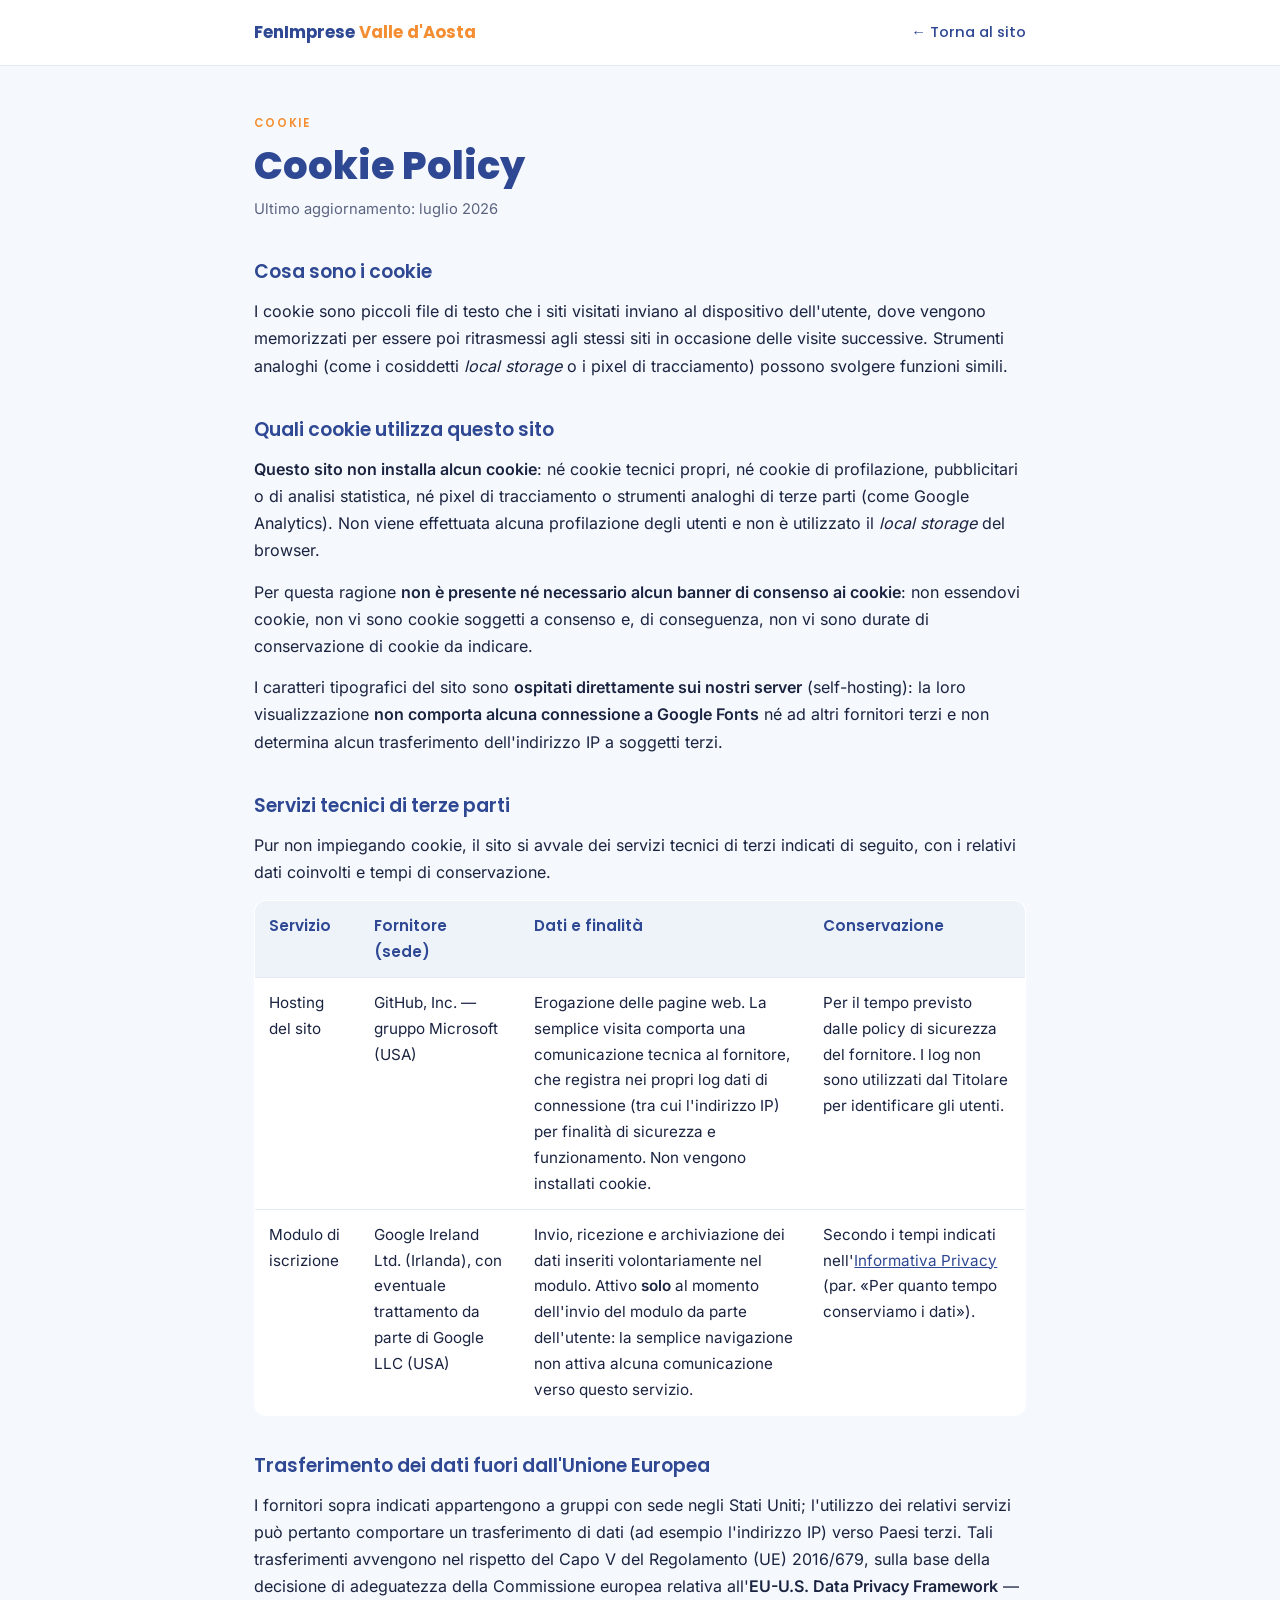
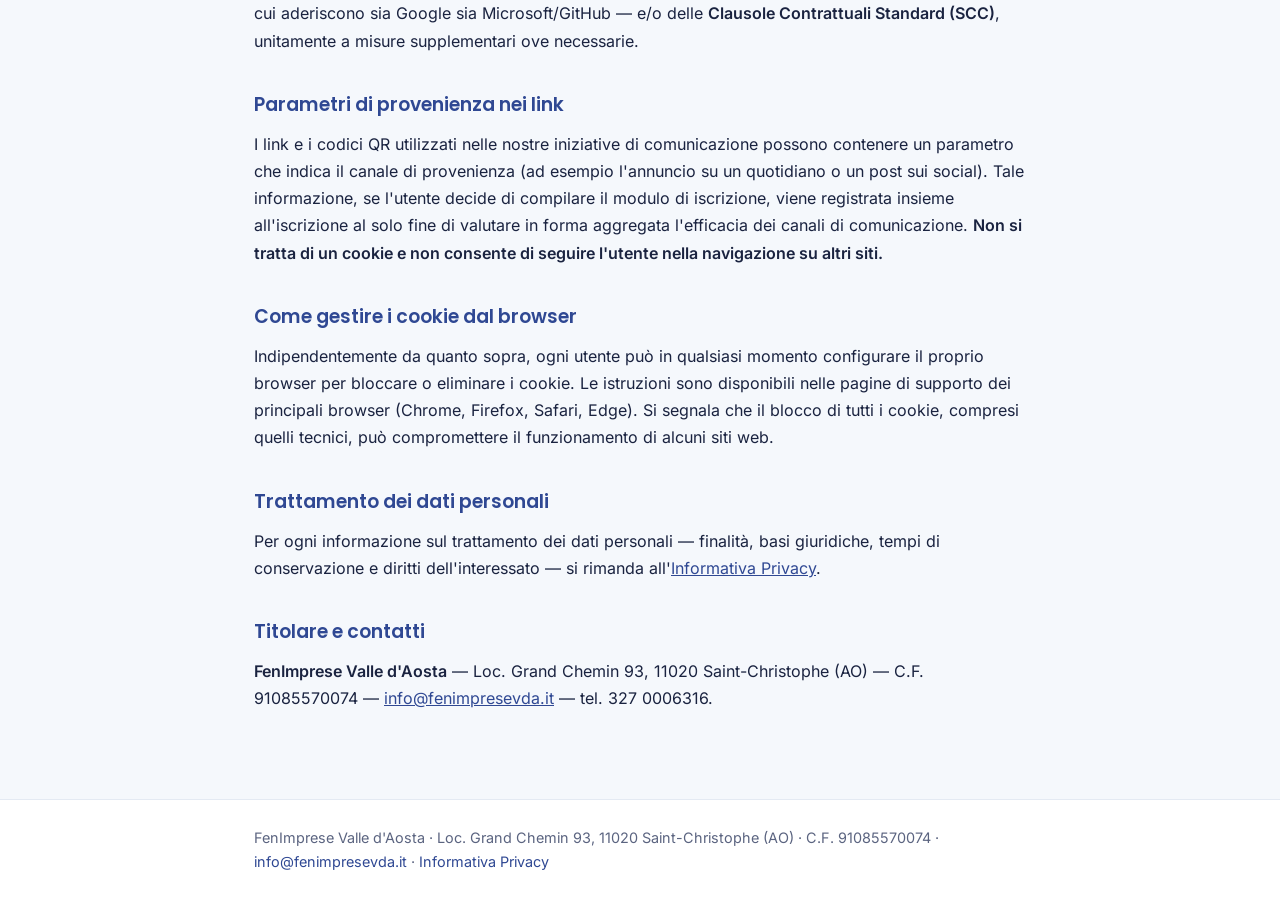
<file: cookie.html>
<!DOCTYPE html>
<html lang="it">
<head>
<meta charset="utf-8">
<meta name="viewport" content="width=device-width,initial-scale=1">
<title>Cookie Policy — FenImprese Valle d'Aosta</title>
<meta name="description" content="Informativa sull'uso dei cookie e degli strumenti di tracciamento del sito fenimpresevda.it.">
<meta name="robots" content="index,follow">
<link rel="stylesheet" href="fonts.css">
<style>
  :root{
    --navy:#2F4893;--orange:#F58E32;--blue:#3786C1;--ink:#1A2340;--muted:#5B6480;
    --paper:#F5F8FC;--line:#E4EAF3;--white:#FFFFFF;--maxw:820px;
  }
  *{box-sizing:border-box;margin:0;padding:0}
  body{font-family:'Inter',system-ui,sans-serif;color:var(--ink);background:var(--paper);line-height:1.7;-webkit-font-smoothing:antialiased}
  a{color:var(--navy)}
  .wrap{max-width:var(--maxw);margin:0 auto;padding:0 24px}
  header.site{background:#fff;border-bottom:1px solid var(--line);padding:18px 0}
  header.site .wrap{display:flex;align-items:center;justify-content:space-between;gap:16px}
  .brand{font-family:'Poppins',sans-serif;font-weight:700;color:var(--navy);text-decoration:none;font-size:1.05rem}
  .brand span{color:var(--orange)}
  .back{font-family:'Poppins',sans-serif;font-weight:500;font-size:.92rem;text-decoration:none}
  main{padding:48px 0 72px}
  .eyebrow{font-family:'Poppins',sans-serif;font-weight:600;font-size:.72rem;letter-spacing:.16em;text-transform:uppercase;color:var(--orange)}
  h1{font-family:'Poppins',sans-serif;font-weight:800;color:var(--navy);font-size:clamp(1.8rem,4vw,2.4rem);line-height:1.2;margin:10px 0 8px}
  .updated{color:var(--muted);font-size:.92rem;margin-bottom:32px}
  h2{font-family:'Poppins',sans-serif;font-weight:600;color:var(--navy);font-size:1.18rem;margin:34px 0 10px}
  p{margin-bottom:14px}
  ul{margin:0 0 16px 22px}
  li{margin-bottom:8px}
  table{width:100%;border-collapse:collapse;margin:12px 0 20px;background:#fff;border:1px solid var(--line);border-radius:12px;overflow:hidden;font-size:.95rem}
  th,td{text-align:left;padding:12px 14px;border-bottom:1px solid var(--line);vertical-align:top}
  th{background:#EEF3FA;font-family:'Poppins',sans-serif;font-weight:600;color:var(--navy)}
  tr:last-child td{border-bottom:0}
  .box{background:#fff;border:1px solid var(--line);border-left:4px solid var(--blue);border-radius:12px;padding:18px 20px;margin:22px 0}
  .todo{background:#FDECDB;border-left-color:var(--orange);font-size:.95rem}
  footer{border-top:1px solid var(--line);background:#fff;padding:26px 0;color:var(--muted);font-size:.9rem}
  footer a{text-decoration:none}
</style>
</head>
<body>

<header class="site">
  <div class="wrap">
    <a class="brand" href="/">FenImprese <span>Valle d'Aosta</span></a>
    <a class="back" href="/">← Torna al sito</a>
  </div>
</header>

<main>
  <div class="wrap">
    <div class="eyebrow">Cookie</div>
    <h1>Cookie Policy</h1>
    <p class="updated">Ultimo aggiornamento: luglio 2026</p>

    <h2>Cosa sono i cookie</h2>
    <p>I cookie sono piccoli file di testo che i siti visitati inviano al dispositivo dell'utente, dove vengono memorizzati per essere poi ritrasmessi agli stessi siti in occasione delle visite successive. Strumenti analoghi (come i cosiddetti <em>local storage</em> o i pixel di tracciamento) possono svolgere funzioni simili.</p>

    <h2>Quali cookie utilizza questo sito</h2>
    <p><strong>Questo sito non installa alcun cookie</strong>: né cookie tecnici propri, né cookie di profilazione, pubblicitari o di analisi statistica, né pixel di tracciamento o strumenti analoghi di terze parti (come Google Analytics). Non viene effettuata alcuna profilazione degli utenti e non è utilizzato il <em>local storage</em> del browser.</p>
    <p>Per questa ragione <strong>non è presente né necessario alcun banner di consenso ai cookie</strong>: non essendovi cookie, non vi sono cookie soggetti a consenso e, di conseguenza, non vi sono durate di conservazione di cookie da indicare.</p>
    <p>I caratteri tipografici del sito sono <strong>ospitati direttamente sui nostri server</strong> (self-hosting): la loro visualizzazione <strong>non comporta alcuna connessione a Google Fonts</strong> né ad altri fornitori terzi e non determina alcun trasferimento dell'indirizzo IP a soggetti terzi.</p>

    <h2>Servizi tecnici di terze parti</h2>
    <p>Pur non impiegando cookie, il sito si avvale dei servizi tecnici di terzi indicati di seguito, con i relativi dati coinvolti e tempi di conservazione.</p>

    <table>
      <tr><th>Servizio</th><th>Fornitore (sede)</th><th>Dati e finalità</th><th>Conservazione</th></tr>
      <tr>
        <td>Hosting del sito</td>
        <td>GitHub, Inc. — gruppo Microsoft (USA)</td>
        <td>Erogazione delle pagine web. La semplice visita comporta una comunicazione tecnica al fornitore, che registra nei propri log dati di connessione (tra cui l'indirizzo IP) per finalità di sicurezza e funzionamento. Non vengono installati cookie.</td>
        <td>Per il tempo previsto dalle policy di sicurezza del fornitore. I log non sono utilizzati dal Titolare per identificare gli utenti.</td>
      </tr>
      <tr>
        <td>Modulo di iscrizione</td>
        <td>Google Ireland Ltd. (Irlanda), con eventuale trattamento da parte di Google LLC (USA)</td>
        <td>Invio, ricezione e archiviazione dei dati inseriti volontariamente nel modulo. Attivo <strong>solo</strong> al momento dell'invio del modulo da parte dell'utente: la semplice navigazione non attiva alcuna comunicazione verso questo servizio.</td>
        <td>Secondo i tempi indicati nell'<a href="privacy.html">Informativa Privacy</a> (par. «Per quanto tempo conserviamo i dati»).</td>
      </tr>
    </table>

    <h2>Trasferimento dei dati fuori dall'Unione Europea</h2>
    <p>I fornitori sopra indicati appartengono a gruppi con sede negli Stati Uniti; l'utilizzo dei relativi servizi può pertanto comportare un trasferimento di dati (ad esempio l'indirizzo IP) verso Paesi terzi. Tali trasferimenti avvengono nel rispetto del Capo V del Regolamento (UE) 2016/679, sulla base della decisione di adeguatezza della Commissione europea relativa all'<strong>EU-U.S. Data Privacy Framework</strong> — cui aderiscono sia Google sia Microsoft/GitHub — e/o delle <strong>Clausole Contrattuali Standard (SCC)</strong>, unitamente a misure supplementari ove necessarie.</p>

    <h2>Parametri di provenienza nei link</h2>
    <p>I link e i codici QR utilizzati nelle nostre iniziative di comunicazione possono contenere un parametro che indica il canale di provenienza (ad esempio l'annuncio su un quotidiano o un post sui social). Tale informazione, se l'utente decide di compilare il modulo di iscrizione, viene registrata insieme all'iscrizione al solo fine di valutare in forma aggregata l'efficacia dei canali di comunicazione. <strong>Non si tratta di un cookie e non consente di seguire l'utente nella navigazione su altri siti.</strong></p>

    <h2>Come gestire i cookie dal browser</h2>
    <p>Indipendentemente da quanto sopra, ogni utente può in qualsiasi momento configurare il proprio browser per bloccare o eliminare i cookie. Le istruzioni sono disponibili nelle pagine di supporto dei principali browser (Chrome, Firefox, Safari, Edge). Si segnala che il blocco di tutti i cookie, compresi quelli tecnici, può compromettere il funzionamento di alcuni siti web.</p>

    <h2>Trattamento dei dati personali</h2>
    <p>Per ogni informazione sul trattamento dei dati personali — finalità, basi giuridiche, tempi di conservazione e diritti dell'interessato — si rimanda all'<a href="privacy.html">Informativa Privacy</a>.</p>

    <h2>Titolare e contatti</h2>
    <p><strong>FenImprese Valle d'Aosta</strong> — Loc. Grand Chemin 93, 11020 Saint-Christophe (AO) — C.F. 91085570074 — <a href="mailto:info@fenimpresevda.it">info@fenimpresevda.it</a> — tel. 327 0006316.</p>
  </div>
</main>

<footer>
  <div class="wrap">
    FenImprese Valle d'Aosta · Loc. Grand Chemin 93, 11020 Saint-Christophe (AO) · C.F. 91085570074 ·
    <a href="mailto:info@fenimpresevda.it">info@fenimpresevda.it</a> ·
    <a href="privacy.html">Informativa Privacy</a>
  </div>
</footer>

</body>
</html>
</file>
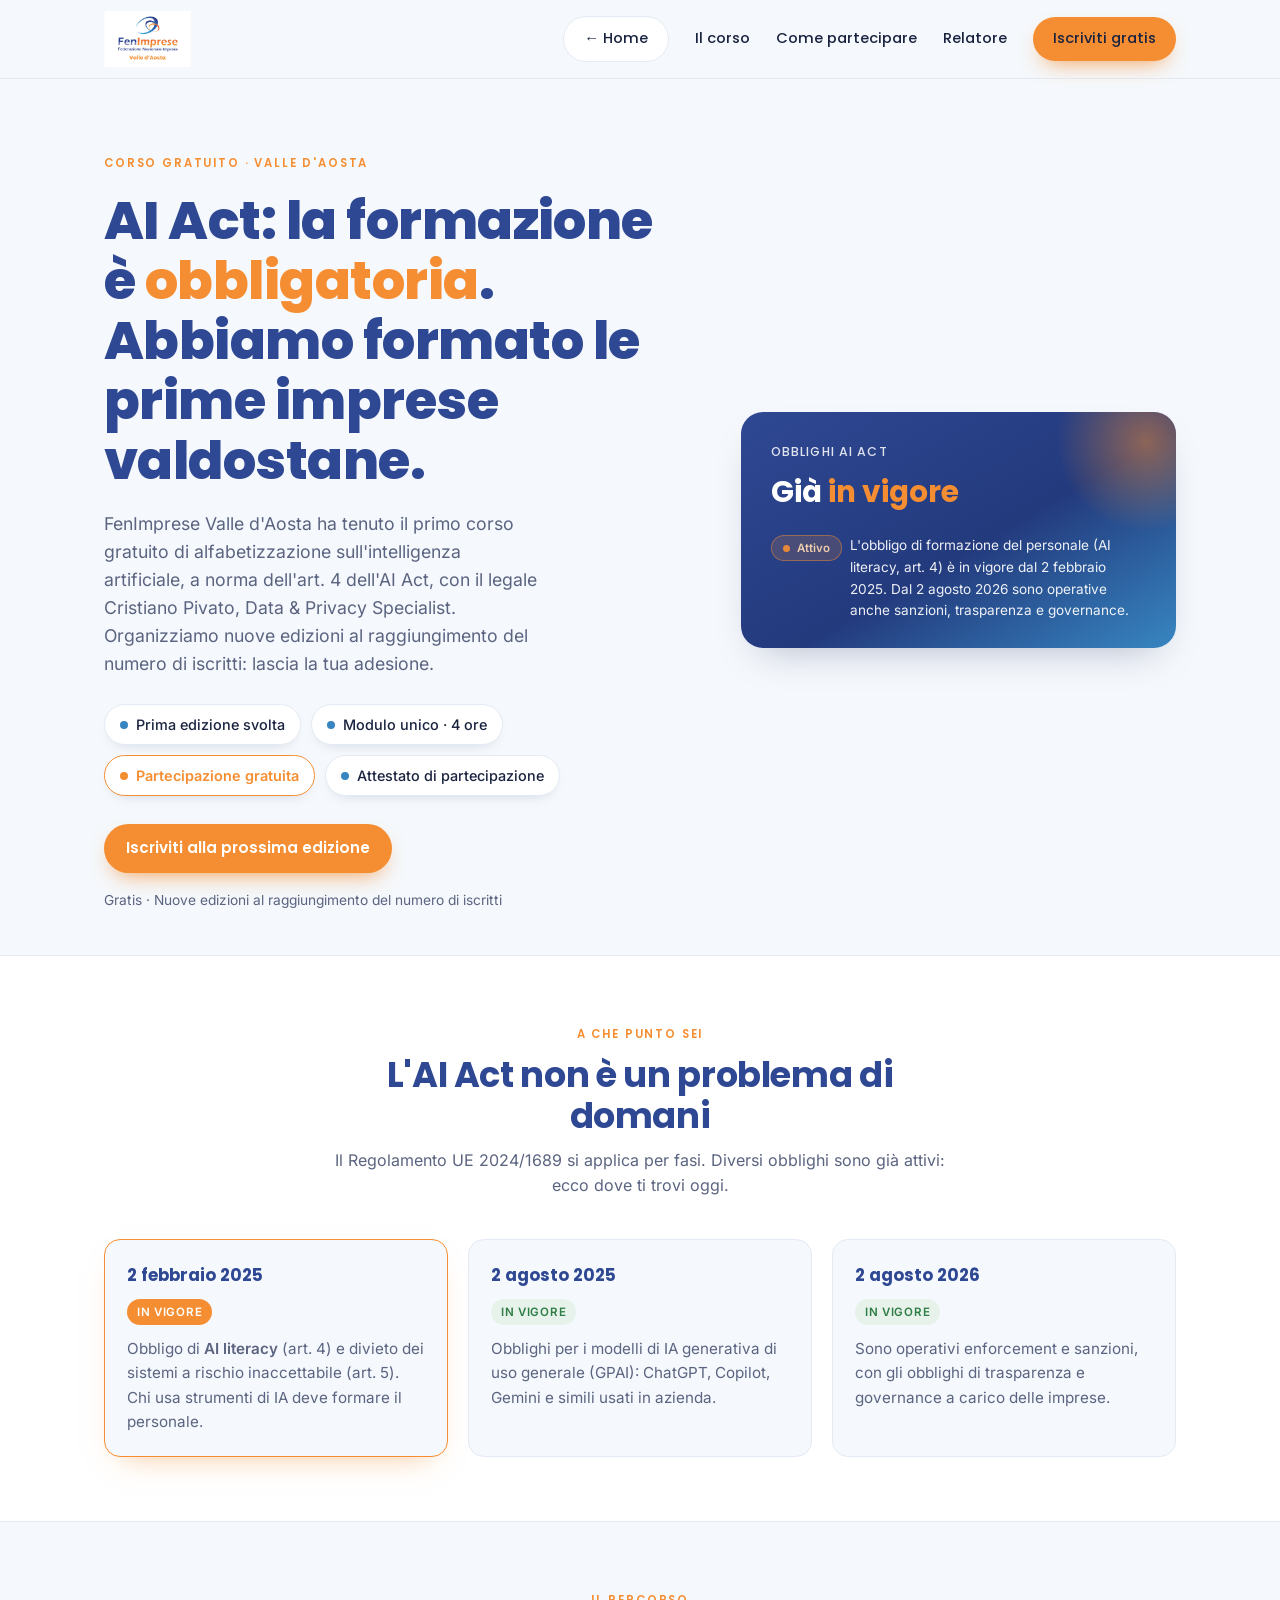
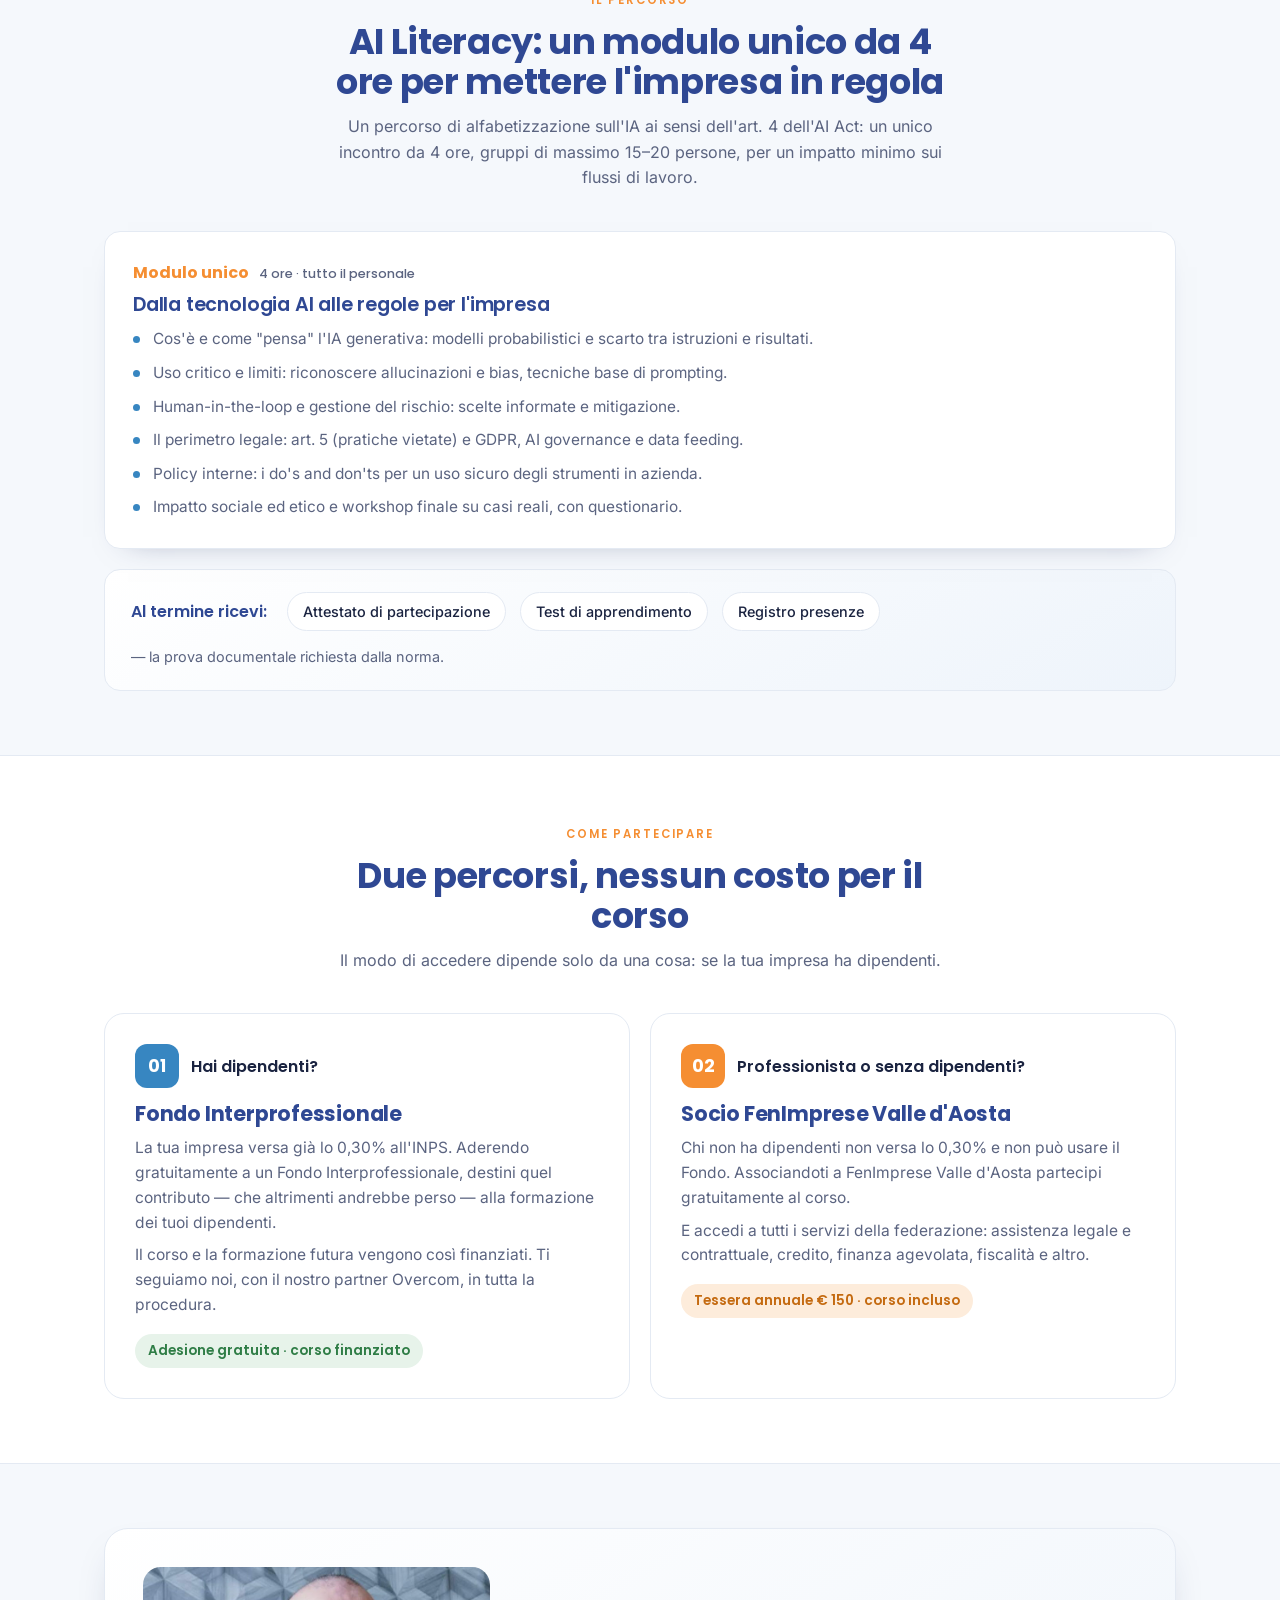
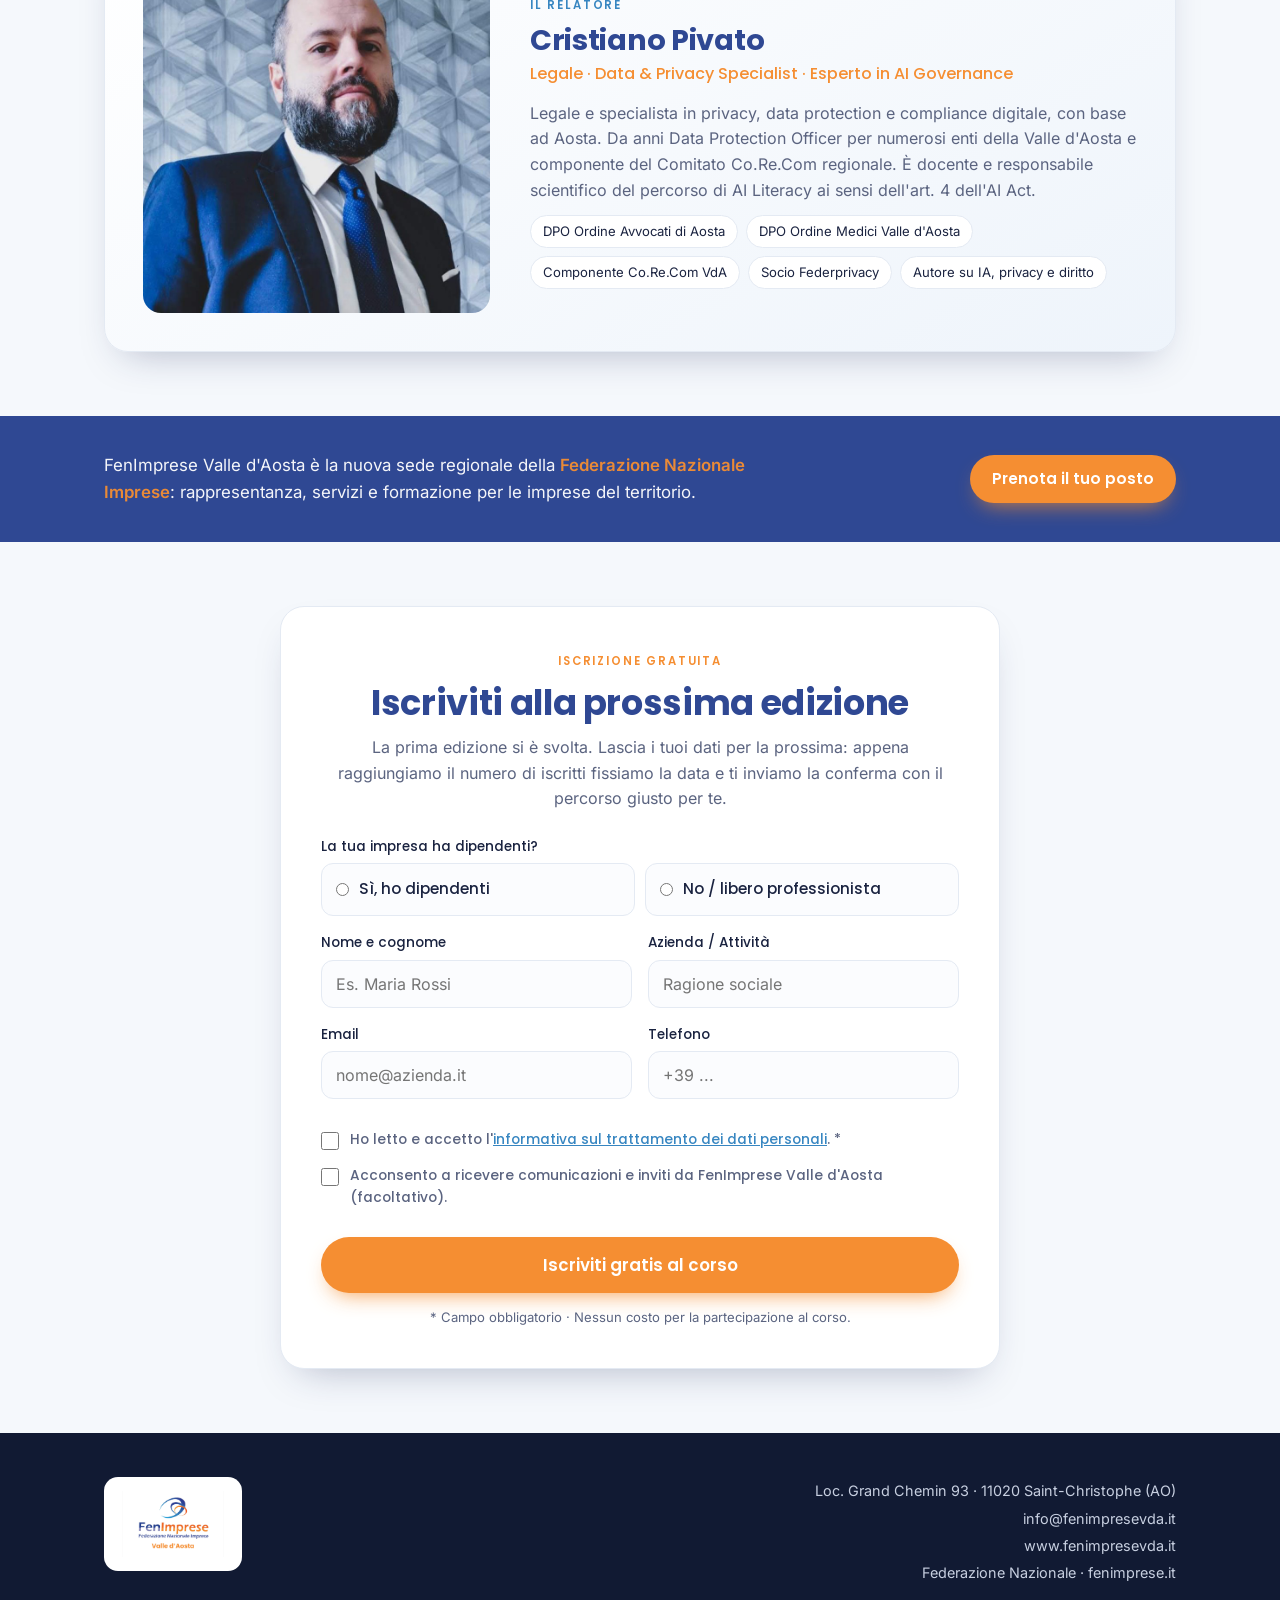
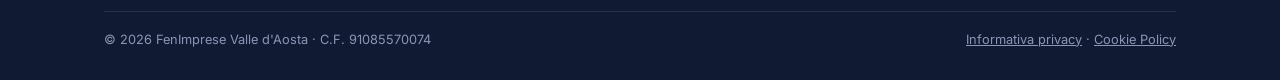
<file: corso-ai-act.html>
<!DOCTYPE html>
<html lang="it">
<head>
<meta charset="UTF-8">
<meta name="viewport" content="width=device-width, initial-scale=1.0">
<title>Corso gratuito AI Act — FenImprese Valle d'Aosta</title>
<meta name="description" content="Corso gratuito di alfabetizzazione sull'AI Act (art. 4 Reg. UE 2024/1689) per le imprese della Valle d'Aosta. Con il legale Cristiano Pivato, Data & Privacy Specialist.">
<link rel="stylesheet" href="fonts.css">
<style>
  :root{
    --navy:#2F4893;--orange:#F58E32;--blue:#3786C1;--ink:#1A2340;--muted:#5B6480;
    --paper:#F5F8FC;--line:#E4EAF3;--white:#FFFFFF;--radius:16px;
    --shadow:0 18px 40px -20px rgba(31,44,90,.35);--maxw:1120px;
  }
  *{box-sizing:border-box;margin:0;padding:0}
  html{scroll-behavior:smooth}
  body{font-family:'Inter',system-ui,sans-serif;color:var(--ink);background:var(--paper);line-height:1.6;-webkit-font-smoothing:antialiased}
  h1,h2,h3,.display{font-family:'Poppins',system-ui,sans-serif;line-height:1.14;letter-spacing:-.01em}
  a{color:inherit;text-decoration:none}
  .wrap{max-width:var(--maxw);margin:0 auto;padding:0 24px}
  .eyebrow{font-family:'Poppins',sans-serif;font-weight:600;font-size:.72rem;letter-spacing:.16em;text-transform:uppercase;color:var(--orange)}
  .ph{background:#fff5e9;color:#b56a12;border-radius:4px;padding:0 5px;font-weight:600;font-style:normal}

  header.site{position:sticky;top:0;z-index:50;background:rgba(245,248,252,.93);-webkit-backdrop-filter:blur(8px);backdrop-filter:blur(8px);border-bottom:1px solid var(--line)}
  .navbar{display:flex;align-items:center;justify-content:space-between;height:78px}
  .logo-img{height:56px;width:auto;display:block}
  nav.links{display:flex;align-items:center;gap:26px}
  nav.links a{font-family:'Poppins',sans-serif;font-weight:500;font-size:.92rem;color:var(--ink)}
  nav.links a:hover{color:var(--navy)}
  .btn{font-family:'Poppins',sans-serif;font-weight:600;font-size:.95rem;display:inline-flex;align-items:center;gap:8px;cursor:pointer;padding:12px 22px;border-radius:999px;border:0;transition:transform .15s ease,box-shadow .15s ease}
  .btn-primary{background:var(--orange);color:#fff;box-shadow:0 10px 22px -10px rgba(245,142,50,.9)}
  .btn-primary:hover{transform:translateY(-2px);box-shadow:0 14px 26px -10px rgba(245,142,50,.95)}
  nav.links .btn{padding:10px 20px}
  .btn-ghost{background:#fff;color:var(--navy);border:1.5px solid var(--line);box-shadow:none}
  .btn-ghost:hover{transform:translateY(-2px);border-color:var(--blue)}
  @media(max-width:820px){nav.links a:not(.btn){display:none}.logo-img{height:48px}}

  .hero{padding:70px 0 44px}
  .hero-grid{display:grid;grid-template-columns:1.15fr .85fr;gap:48px;align-items:center}
  .hero h1{font-size:clamp(2.1rem,4.4vw,3.3rem);font-weight:800;color:var(--navy);margin:16px 0 18px}
  .hero h1 .hl{color:var(--orange)}
  .hero p.lead{font-size:1.1rem;color:var(--muted);max-width:40ch}
  .chips{display:flex;flex-wrap:wrap;gap:10px;margin:26px 0 28px}
  .chip{display:inline-flex;align-items:center;gap:8px;background:#fff;border:1px solid var(--line);border-radius:999px;padding:8px 15px;font-size:.9rem;font-weight:500;box-shadow:0 6px 16px -12px rgba(31,44,90,.4)}
  .chip .dot{width:8px;height:8px;border-radius:50%;background:var(--blue)}
  .chip.free{border-color:var(--orange);color:var(--orange);font-weight:600}
  .chip.free .dot{background:var(--orange)}
  .hero-cta{display:flex;align-items:center;gap:16px;flex-wrap:wrap}
  .hero-cta .note{font-size:.86rem;color:var(--muted)}

  .count-card{background:linear-gradient(150deg,var(--navy),#233a7d 55%,var(--blue));color:#fff;border-radius:22px;padding:30px 30px 26px;box-shadow:var(--shadow);position:relative;overflow:hidden}
  .count-card::after{content:"";position:absolute;right:-60px;top:-60px;width:180px;height:180px;border-radius:50%;background:radial-gradient(circle,rgba(245,142,50,.5),transparent 70%)}
  .count-card .kicker{font-family:'Poppins',sans-serif;font-weight:500;font-size:.78rem;letter-spacing:.09em;text-transform:uppercase;opacity:.85;position:relative}
  .count-card .bigdate{font-family:'Poppins',sans-serif;font-weight:700;font-size:1.85rem;margin:6px 0 20px;position:relative}
  .count-card .bigdate span{color:var(--orange)}
  .count-grid{display:grid;grid-template-columns:repeat(4,1fr);gap:10px;position:relative}
  .count-cell{background:rgba(255,255,255,.1);border:1px solid rgba(255,255,255,.16);border-radius:12px;padding:12px 6px;text-align:center}
  .count-cell b{font-family:'Poppins',sans-serif;font-weight:700;font-size:1.7rem;display:block;line-height:1}
  .count-cell small{font-size:.62rem;letter-spacing:.12em;text-transform:uppercase;opacity:.8;margin-top:6px;display:block}
  .count-card .foot{position:relative;margin-top:18px;font-size:.85rem;opacity:.92;display:flex;gap:8px;align-items:flex-start}
  .live-badge{display:inline-flex;align-items:center;gap:7px;background:rgba(245,142,50,.18);border:1px solid rgba(245,142,50,.5);color:#ffd9b0;border-radius:999px;padding:3px 11px;font-size:.72rem;font-weight:600;white-space:nowrap}
  .live-badge .pulse{width:7px;height:7px;border-radius:50%;background:var(--orange);animation:pulse 2s infinite}
  @keyframes pulse{0%{box-shadow:0 0 0 0 rgba(245,142,50,.6)}70%{box-shadow:0 0 0 8px rgba(245,142,50,0)}100%{box-shadow:0 0 0 0 rgba(245,142,50,0)}}
  @media(max-width:900px){.hero-grid{grid-template-columns:1fr;gap:36px}.hero p.lead{max-width:none}}

  section.band{padding:64px 0}
  .sec-head{text-align:center;max-width:640px;margin:0 auto 40px}
  .sec-head h2{font-size:clamp(1.6rem,3vw,2.2rem);font-weight:700;color:var(--navy);margin:10px 0 12px}
  .sec-head p{color:var(--muted)}

  .timeline-sec{background:#fff;border-top:1px solid var(--line);border-bottom:1px solid var(--line)}
  .timeline{display:grid;grid-template-columns:repeat(3,1fr);gap:20px}
  .tl-step{background:var(--paper);border:1px solid var(--line);border-radius:var(--radius);padding:22px}
  .tl-step .date{font-family:'Poppins',sans-serif;font-weight:700;color:var(--navy);font-size:1.05rem}
  .tl-step .state{display:inline-block;margin-top:10px;font-size:.72rem;font-weight:600;letter-spacing:.06em;text-transform:uppercase;padding:4px 10px;border-radius:999px}
  .state.on{background:#e7f3ea;color:#2f7d46}
  .state.here{background:var(--orange);color:#fff}
  .state.soon{background:#fdecdb;color:#c46a10}
  .tl-step p{margin-top:12px;font-size:.95rem;color:var(--muted)}
  .tl-step.current{border-color:var(--orange);box-shadow:0 14px 30px -18px rgba(245,142,50,.6)}
  @media(max-width:820px){.timeline{grid-template-columns:1fr}}

  .modules{display:grid;grid-template-columns:1fr 1fr;gap:20px}
  .mod{background:#fff;border:1px solid var(--line);border-radius:var(--radius);padding:28px;box-shadow:0 12px 30px -24px rgba(31,44,90,.5)}
  .mod .tag{display:inline-flex;gap:10px;align-items:baseline;font-family:'Poppins',sans-serif}
  .mod .tag b{color:var(--orange);font-weight:700}
  .mod .tag .dur{font-size:.8rem;color:var(--muted);font-weight:500}
  .mod h3{font-size:1.2rem;font-weight:600;color:var(--navy);margin:8px 0 12px}
  .mod ul{list-style:none;display:flex;flex-direction:column;gap:9px}
  .mod li{position:relative;padding-left:20px;color:var(--muted);font-size:.96rem}
  .mod li::before{content:"";position:absolute;left:0;top:9px;width:7px;height:7px;border-radius:50%;background:var(--blue)}
  .outputs{margin-top:20px;background:linear-gradient(150deg,#fff,#eef4fb);border:1px solid var(--line);border-radius:var(--radius);padding:22px 26px;display:flex;flex-wrap:wrap;align-items:center;gap:14px}
  .outputs strong{font-family:'Poppins',sans-serif;color:var(--navy);font-weight:600;margin-right:6px}
  .pill{background:#fff;border:1px solid var(--line);border-radius:999px;padding:7px 15px;font-size:.9rem;font-weight:500;color:var(--ink)}
  @media(max-width:720px){.modules{grid-template-columns:1fr}}

  .paths{display:grid;grid-template-columns:1fr 1fr;gap:20px}
  .path{background:#fff;border:1px solid var(--line);border-radius:20px;padding:30px;position:relative;overflow:hidden}
  .path .top{display:flex;align-items:center;gap:12px;margin-bottom:14px}
  .path .icn{width:44px;height:44px;border-radius:12px;flex:none;display:flex;align-items:center;justify-content:center;font-family:'Poppins',sans-serif;font-weight:700;color:#fff;font-size:1.1rem}
  .path.fondo .icn{background:var(--blue)}
  .path.tessera .icn{background:var(--orange)}
  .path .q{font-family:'Poppins',sans-serif;font-weight:600;color:var(--ink);font-size:1rem}
  .path h3{font-size:1.3rem;font-weight:700;color:var(--navy);margin-bottom:10px}
  .path p{color:var(--muted);font-size:.97rem;margin-bottom:8px}
  .path .cost{display:inline-block;margin-top:8px;font-family:'Poppins',sans-serif;font-weight:600;font-size:.85rem;padding:6px 13px;border-radius:999px}
  .path.fondo .cost{background:#e7f3ea;color:#2f7d46}
  .path.tessera .cost{background:#fdecdb;color:#c46a10}
  @media(max-width:720px){.paths{grid-template-columns:1fr}}

  .speaker{display:grid;grid-template-columns:.8fr 1.4fr;gap:40px;align-items:center;background:linear-gradient(150deg,#fff,#eef4fb);border:1px solid var(--line);border-radius:24px;padding:38px;box-shadow:var(--shadow)}
  .speaker .photo{aspect-ratio:1/1;border-radius:18px;background:linear-gradient(150deg,var(--navy),var(--blue));display:flex;flex-direction:column;align-items:center;justify-content:center;color:#fff;text-align:center;padding:0;overflow:hidden}
  .speaker .photo img{width:100%;height:100%;object-fit:cover;display:block}
  .speaker .photo .mono{font-family:'Poppins',sans-serif;font-weight:700;font-size:3rem;line-height:1}
  .speaker .photo small{opacity:.85;margin-top:10px;font-size:.75rem}
  .speaker .eyebrow{color:var(--blue)}
  .speaker h2{font-size:1.8rem;font-weight:700;color:var(--navy);margin:8px 0 4px}
  .speaker .role{font-family:'Poppins',sans-serif;font-weight:500;color:var(--orange);margin-bottom:14px}
  .speaker p{color:var(--muted);margin-bottom:12px}
  .creds{display:flex;flex-wrap:wrap;gap:8px}
  .creds span{background:#fff;border:1px solid var(--line);border-radius:999px;padding:5px 12px;font-size:.82rem;color:var(--ink)}
  @media(max-width:760px){.speaker{grid-template-columns:1fr;padding:28px}}

  .trust{background:var(--navy);color:#fff;padding:36px 0}
  .trust .wrap{display:flex;align-items:center;justify-content:space-between;gap:24px;flex-wrap:wrap}
  .trust p{font-size:1.05rem;max-width:62ch;opacity:.95}
  .trust b{color:var(--orange)}

  .form-card{max-width:720px;margin:0 auto;background:#fff;border:1px solid var(--line);border-radius:24px;padding:40px;box-shadow:var(--shadow)}
  .form-card .sec-head{margin-bottom:24px}
  .field{margin-bottom:16px}
  .row2{display:grid;grid-template-columns:1fr 1fr;gap:16px}
  label{display:block;font-family:'Poppins',sans-serif;font-weight:500;font-size:.85rem;color:var(--ink);margin-bottom:6px}
  input,select{width:100%;font-family:'Inter',sans-serif;font-size:1rem;color:var(--ink);padding:13px 14px;border:1.5px solid var(--line);border-radius:12px;background:#fbfcfe;transition:border-color .15s ease,box-shadow .15s ease}
  input:focus,select:focus{outline:none;border-color:var(--blue);box-shadow:0 0 0 4px rgba(55,134,193,.15)}
  .seg{display:grid;grid-template-columns:1fr 1fr;gap:10px}
  .seg label{display:flex;align-items:center;gap:10px;margin:0;padding:13px 14px;border:1.5px solid var(--line);border-radius:12px;background:#fbfcfe;cursor:pointer;font-weight:500;font-size:.95rem;color:var(--ink)}
  .seg input{width:auto;accent-color:var(--orange)}
  .seg label:has(input:checked){border-color:var(--orange);background:#fff6ec}
  .pathbox{display:none;margin-top:14px;border-radius:12px;padding:16px 18px;font-size:.92rem;line-height:1.55}
  .pathbox.show{display:block}
  .pathbox.fondo{background:#eef6fb;border:1px solid #cfe4f2;color:#245b7d}
  .pathbox.tessera{background:#fff6ec;border:1px solid #f6d9b5;color:#9a5a12}
  .pathbox b{font-weight:600}
  .consent{display:flex;gap:11px;align-items:flex-start;margin-top:14px;font-size:.86rem;color:var(--muted)}
  .consent input{width:18px;height:18px;flex:none;margin-top:3px;accent-color:var(--orange)}
  .consent a{color:var(--blue);text-decoration:underline}
  .form-card .btn-primary{width:100%;justify-content:center;margin-top:22px;padding:15px;font-size:1.05rem}
  .form-note{text-align:center;font-size:.82rem;color:var(--muted);margin-top:14px}
  .success{display:none;text-align:center;padding:20px 0}
  .success .tick{width:64px;height:64px;border-radius:50%;background:#e7f3ea;color:#2f7d46;display:flex;align-items:center;justify-content:center;font-size:2rem;margin:0 auto 16px}
  .success h3{color:var(--navy);font-size:1.4rem;margin-bottom:8px}
  .success p{color:var(--muted)}
  @media(max-width:620px){.row2,.seg{grid-template-columns:1fr}.form-card{padding:26px}}

  footer.site{background:#111a33;color:#c7cfe0;padding:44px 0 30px;font-size:.9rem}
  footer.site .top{display:flex;justify-content:space-between;gap:30px;flex-wrap:wrap;padding-bottom:24px;border-bottom:1px solid rgba(255,255,255,.1);align-items:flex-start}
  .footlogo{background:#fff;border-radius:14px;padding:14px 18px}
  .footlogo img{height:66px;width:auto;display:block}
  footer.site .contacts{line-height:1.9;text-align:right}
  footer.site .contacts a:hover{color:#fff}
  footer.site .bottom{padding-top:18px;display:flex;justify-content:space-between;gap:16px;flex-wrap:wrap;font-size:.8rem;color:#8b96b5}
  footer.site .bottom a{text-decoration:underline}
  @media(max-width:600px){footer.site .contacts{text-align:left}}

  @media(prefers-reduced-motion:reduce){*{animation:none!important;transition:none!important;scroll-behavior:auto!important}}
</style>
</head>
<body id="top">

<header class="site">
  <div class="wrap navbar">
    <a href="index.html" aria-label="FenImprese Valle d'Aosta - Home"><img class="logo-img" src="[data-uri]" alt="FenImprese Valle d'Aosta"></a>
    <nav class="links">
      <a href="index.html" class="btn btn-ghost">← Home</a>
      <a href="#corso">Il corso</a>
      <a href="#percorsi">Come partecipare</a>
      <a href="#relatore">Relatore</a>
      <a href="#iscriviti" class="btn btn-primary">Iscriviti gratis</a>
    </nav>
  </div>
</header>

<main>

  <!-- HERO -->
  <section class="hero">
    <div class="wrap hero-grid">
      <div>
        <span class="eyebrow">Corso gratuito · Valle d'Aosta</span>
        <h1>AI Act: la formazione è <span class="hl">obbligatoria</span>. Abbiamo formato le prime imprese valdostane.</h1>
        <p class="lead">FenImprese Valle d'Aosta ha tenuto il primo corso gratuito di alfabetizzazione sull'intelligenza artificiale, a norma dell'art. 4 dell'AI Act, con il legale Cristiano Pivato, Data &amp; Privacy Specialist. Organizziamo nuove edizioni al raggiungimento del numero di iscritti: lascia la tua adesione.</p>
        <div class="chips">
          <span class="chip"><span class="dot"></span>Prima edizione svolta</span>
          <span class="chip"><span class="dot"></span>Modulo unico · 4 ore</span>
          <span class="chip free"><span class="dot"></span>Partecipazione gratuita</span>
          <span class="chip"><span class="dot"></span>Attestato di partecipazione</span>
        </div>
        <div class="hero-cta">
          <a href="#iscriviti" class="btn btn-primary">Iscriviti alla prossima edizione</a>
          <span class="note">Gratis · Nuove edizioni al raggiungimento del numero di iscritti</span>
        </div>
      </div>

      <aside class="count-card" aria-label="Obblighi AI Act">
        <div class="kicker">Obblighi AI Act</div>
        <div class="bigdate">Già <span>in vigore</span></div>
        <div class="foot" style="margin-top:4px">
          <span class="live-badge"><span class="pulse"></span>Attivo</span>
          <span>L'obbligo di formazione del personale (AI literacy, art. 4) è in vigore dal 2 febbraio 2025. Dal 2 agosto 2026 sono operative anche sanzioni, trasparenza e governance.</span>
        </div>
      </aside>
    </div>
  </section>

  <!-- TIMELINE -->
  <section class="band timeline-sec" id="corso">
    <div class="wrap">
      <div class="sec-head">
        <span class="eyebrow">A che punto sei</span>
        <h2>L'AI Act non è un problema di domani</h2>
        <p>Il Regolamento UE 2024/1689 si applica per fasi. Diversi obblighi sono già attivi: ecco dove ti trovi oggi.</p>
      </div>
      <div class="timeline">
        <div class="tl-step current">
          <div class="date">2 febbraio 2025</div>
          <span class="state here">In vigore</span>
          <p>Obbligo di <strong>AI literacy</strong> (art. 4) e divieto dei sistemi a rischio inaccettabile (art. 5). Chi usa strumenti di IA deve formare il personale.</p>
        </div>
        <div class="tl-step">
          <div class="date">2 agosto 2025</div>
          <span class="state on">In vigore</span>
          <p>Obblighi per i modelli di IA generativa di uso generale (GPAI): ChatGPT, Copilot, Gemini e simili usati in azienda.</p>
        </div>
        <div class="tl-step">
          <div class="date">2 agosto 2026</div>
          <span class="state on">In vigore</span>
          <p>Sono operativi enforcement e sanzioni, con gli obblighi di trasparenza e governance a carico delle imprese.</p>
        </div>
      </div>
    </div>
  </section>

  <!-- CORSO -->
  <section class="band">
    <div class="wrap">
      <div class="sec-head">
        <span class="eyebrow">Il percorso</span>
        <h2>AI Literacy: un modulo unico da 4 ore per mettere l'impresa in regola</h2>
        <p>Un percorso di alfabetizzazione sull'IA ai sensi dell'art. 4 dell'AI Act: un unico incontro da 4 ore, gruppi di massimo 15–20 persone, per un impatto minimo sui flussi di lavoro.</p>
      </div>
      <div class="modules" style="grid-template-columns:1fr">
        <div class="mod">
          <div class="tag"><b>Modulo unico</b> <span class="dur">4 ore · tutto il personale</span></div>
          <h3>Dalla tecnologia AI alle regole per l'impresa</h3>
          <ul>
            <li>Cos'è e come "pensa" l'IA generativa: modelli probabilistici e scarto tra istruzioni e risultati.</li>
            <li>Uso critico e limiti: riconoscere allucinazioni e bias, tecniche base di prompting.</li>
            <li>Human-in-the-loop e gestione del rischio: scelte informate e mitigazione.</li>
            <li>Il perimetro legale: art. 5 (pratiche vietate) e GDPR, AI governance e data feeding.</li>
            <li>Policy interne: i do's and don'ts per un uso sicuro degli strumenti in azienda.</li>
            <li>Impatto sociale ed etico e workshop finale su casi reali, con questionario.</li>
          </ul>
        </div>
      </div>
      <div class="outputs">
        <strong>Al termine ricevi:</strong>
        <span class="pill">Attestato di partecipazione</span>
        <span class="pill">Test di apprendimento</span>
        <span class="pill">Registro presenze</span>
        <span style="color:var(--muted);font-size:.9rem">— la prova documentale richiesta dalla norma.</span>
      </div>
    </div>
  </section>

  <!-- PERCORSI -->
  <section class="band timeline-sec" id="percorsi">
    <div class="wrap">
      <div class="sec-head">
        <span class="eyebrow">Come partecipare</span>
        <h2>Due percorsi, nessun costo per il corso</h2>
        <p>Il modo di accedere dipende solo da una cosa: se la tua impresa ha dipendenti.</p>
      </div>
      <div class="paths">
        <div class="path fondo">
          <div class="top"><span class="icn">01</span><span class="q">Hai dipendenti?</span></div>
          <h3>Fondo Interprofessionale</h3>
          <p>La tua impresa versa già lo 0,30% all'INPS. Aderendo gratuitamente a un Fondo Interprofessionale, destini quel contributo — che altrimenti andrebbe perso — alla formazione dei tuoi dipendenti.</p>
          <p>Il corso e la formazione futura vengono così finanziati. Ti seguiamo noi, con il nostro partner Overcom, in tutta la procedura.</p>
          <span class="cost">Adesione gratuita · corso finanziato</span>
        </div>
        <div class="path tessera">
          <div class="top"><span class="icn">02</span><span class="q">Professionista o senza dipendenti?</span></div>
          <h3>Socio FenImprese Valle d'Aosta</h3>
          <p>Chi non ha dipendenti non versa lo 0,30% e non può usare il Fondo. Associandoti a FenImprese Valle d'Aosta partecipi gratuitamente al corso.</p>
          <p>E accedi a tutti i servizi della federazione: assistenza legale e contrattuale, credito, finanza agevolata, fiscalità e altro.</p>
          <span class="cost">Tessera annuale € 150 · corso incluso</span>
        </div>
      </div>
    </div>
  </section>

  <!-- RELATORE -->
  <section class="band" id="relatore">
    <div class="wrap">
      <div class="speaker">
        <div class="photo">
          <img src="pivato.jpg" alt="Cristiano Pivato, relatore del corso">
        </div>
        <div>
          <span class="eyebrow">Il relatore</span>
          <h2>Cristiano Pivato</h2>
          <div class="role">Legale · Data &amp; Privacy Specialist · Esperto in AI Governance</div>
          <p>Legale e specialista in privacy, data protection e compliance digitale, con base ad Aosta. Da anni Data Protection Officer per numerosi enti della Valle d'Aosta e componente del Comitato Co.Re.Com regionale. È docente e responsabile scientifico del percorso di AI Literacy ai sensi dell'art. 4 dell'AI Act.</p>
          <div class="creds">
            <span>DPO Ordine Avvocati di Aosta</span>
            <span>DPO Ordine Medici Valle d'Aosta</span>
            <span>Componente Co.Re.Com VdA</span>
            <span>Socio Federprivacy</span>
            <span>Autore su IA, privacy e diritto</span>
          </div>
        </div>
      </div>
    </div>
  </section>

  <!-- TRUST -->
  <section class="trust">
    <div class="wrap">
      <p>FenImprese Valle d'Aosta è la nuova sede regionale della <b>Federazione Nazionale Imprese</b>: rappresentanza, servizi e formazione per le imprese del territorio.</p>
      <a href="#iscriviti" class="btn btn-primary">Prenota il tuo posto</a>
    </div>
  </section>

  <!-- FORM -->
  <section class="band" id="iscriviti">
    <div class="wrap">
      <div class="form-card">
        <div class="sec-head">
          <span class="eyebrow">Iscrizione gratuita</span>
          <h2>Iscriviti alla prossima edizione</h2>
          <p>La prima edizione si è svolta. Lascia i tuoi dati per la prossima: appena raggiungiamo il numero di iscritti fissiamo la data e ti inviamo la conferma con il percorso giusto per te.</p>
        </div>

        <form id="signup" novalidate>
          <input type="hidden" name="fonte" id="fonte">
          <div class="field">
            <label>La tua impresa ha dipendenti?</label>
            <div class="seg">
              <label><input type="radio" name="dip_yn" value="si"> Sì, ho dipendenti</label>
              <label><input type="radio" name="dip_yn" value="no"> No / libero professionista</label>
            </div>
            <div class="pathbox fondo" id="box-fondo">
              <b>Perfetto: percorso Fondo Interprofessionale.</b> Puoi aderire gratuitamente al Fondo e finanziare il corso con lo 0,30% che già versi all'INPS. Ti ricontattiamo per l'adesione (con il partner Overcom).
            </div>
            <div class="pathbox tessera" id="box-tessera">
              <b>Perfetto: percorso Socio FenImprese.</b> Partecipi gratuitamente al corso associandoti a FenImprese Valle d'Aosta (tessera annuale € 150), con accesso a tutti i servizi. Ti spieghiamo tutto via email.
            </div>
          </div>

          <div class="row2">
            <div class="field">
              <label for="nome">Nome e cognome</label>
              <input id="nome" name="nome" type="text" placeholder="Es. Maria Rossi" required>
            </div>
            <div class="field">
              <label for="azienda">Azienda / Attività</label>
              <input id="azienda" name="azienda" type="text" placeholder="Ragione sociale" required>
            </div>
          </div>
          <div class="row2">
            <div class="field">
              <label for="email">Email</label>
              <input id="email" name="email" type="email" placeholder="nome@azienda.it" required>
            </div>
            <div class="field">
              <label for="tel">Telefono</label>
              <input id="tel" name="tel" type="tel" placeholder="+39 ..." required>
            </div>
          </div>

          <label class="consent">
            <input type="checkbox" name="privacy" required>
            <span>Ho letto e accetto l'<a href="privacy.html" target="_blank" rel="noopener">informativa sul trattamento dei dati personali</a>. *</span>
          </label>
          <label class="consent">
            <input type="checkbox" name="marketing">
            <span>Acconsento a ricevere comunicazioni e inviti da FenImprese Valle d'Aosta (facoltativo).</span>
          </label>

          <button type="submit" class="btn btn-primary">Iscriviti gratis al corso</button>
          <p class="form-note">* Campo obbligatorio · Nessun costo per la partecipazione al corso.</p>
        </form>

        <div class="success" id="success">
          <div class="tick">✓</div>
          <h3>Iscrizione ricevuta</h3>
          <p>Grazie! Sei in lista. Appena fissiamo la data ricevi la conferma con la sede e il percorso giusto per la tua impresa.</p>
        </div>
      </div>
    </div>
  </section>

</main>

<footer class="site">
  <div class="wrap">
    <div class="top">
      <div class="footlogo"><img src="[data-uri]" alt="FenImprese Valle d'Aosta"></div>
      <div class="contacts">
        <div>Loc. Grand Chemin 93 · 11020 Saint-Christophe (AO)</div>
        <div><a href="mailto:info@fenimpresevda.it">info@fenimpresevda.it</a></div>
        <div><a href="https://www.fenimpresevda.it">www.fenimpresevda.it</a></div>
        <div><a href="https://www.fenimprese.it">Federazione Nazionale · fenimprese.it</a></div>
      </div>
    </div>
    <div class="bottom">
      <span>© 2026 FenImprese Valle d'Aosta · C.F. 91085570074</span>
      <span><a href="privacy.html">Informativa privacy</a> · <a href="cookie.html">Cookie Policy</a></span>
    </div>
  </div>
</footer>

<script>
  // Fonte campagna: legge ?utm_source= (o ?f=) dall'indirizzo e la salva nel campo nascosto
  (function(){
    var p=new URLSearchParams(location.search);
    var f=p.get('utm_source')||p.get('f')||'diretto';
    var el=document.getElementById('fonte'); if(el) el.value=f;
  })();

  // Two-track selector
  document.querySelectorAll('input[name="dip_yn"]').forEach(function(r){
    r.addEventListener('change',function(){
      document.getElementById('box-fondo').classList.toggle('show',this.value==='si');
      document.getElementById('box-tessera').classList.toggle('show',this.value==='no');
    });
  });

  // ▼▼▼ INCOLLA QUI l'URL della Web App di Google (o l'endpoint Formspree) tra gli apici ▼▼▼
  const FORM_ENDPOINT = 'https://script.google.com/macros/s/AKfycbzNcBl4g8KEXHjrruxZBCSvI_2pixGSbQsHVImw-JtEgi0dPo2X6TciiDGjs2ut8QzXBA/exec';
  // ▲▲▲ Se resta vuoto, il modulo mostra solo la conferma senza salvare i dati ▲▲▲

  document.getElementById('signup').addEventListener('submit',function(e){
    e.preventDefault();
    if(!this.checkValidity()){this.reportValidity();return;}
    var form=this, btn=form.querySelector('button[type="submit"]');
    function done(){
      form.style.display='none';
      var s=document.getElementById('success');
      s.style.display='block';
      s.scrollIntoView({behavior:'smooth',block:'center'});
    }
    if(FORM_ENDPOINT){
      if(btn){btn.disabled=true;btn.textContent='Invio in corso…';}
      fetch(FORM_ENDPOINT,{method:'POST',body:new FormData(form)}).then(done).catch(done);
    } else { done(); }
  });

  if(!window.matchMedia('(prefers-reduced-motion: reduce)').matches){
    var obs=new IntersectionObserver(function(entries){
      entries.forEach(function(en){if(en.isIntersecting){en.target.style.opacity=1;en.target.style.transform='none';obs.unobserve(en.target);}});
    },{threshold:.12});
    document.querySelectorAll('.mod,.tl-step,.path,.speaker,.count-card').forEach(function(n){
      n.style.opacity=0;n.style.transform='translateY(18px)';n.style.transition='opacity .6s ease,transform .6s ease';obs.observe(n);
    });
  }
</script>
</body>
</html>
</file>
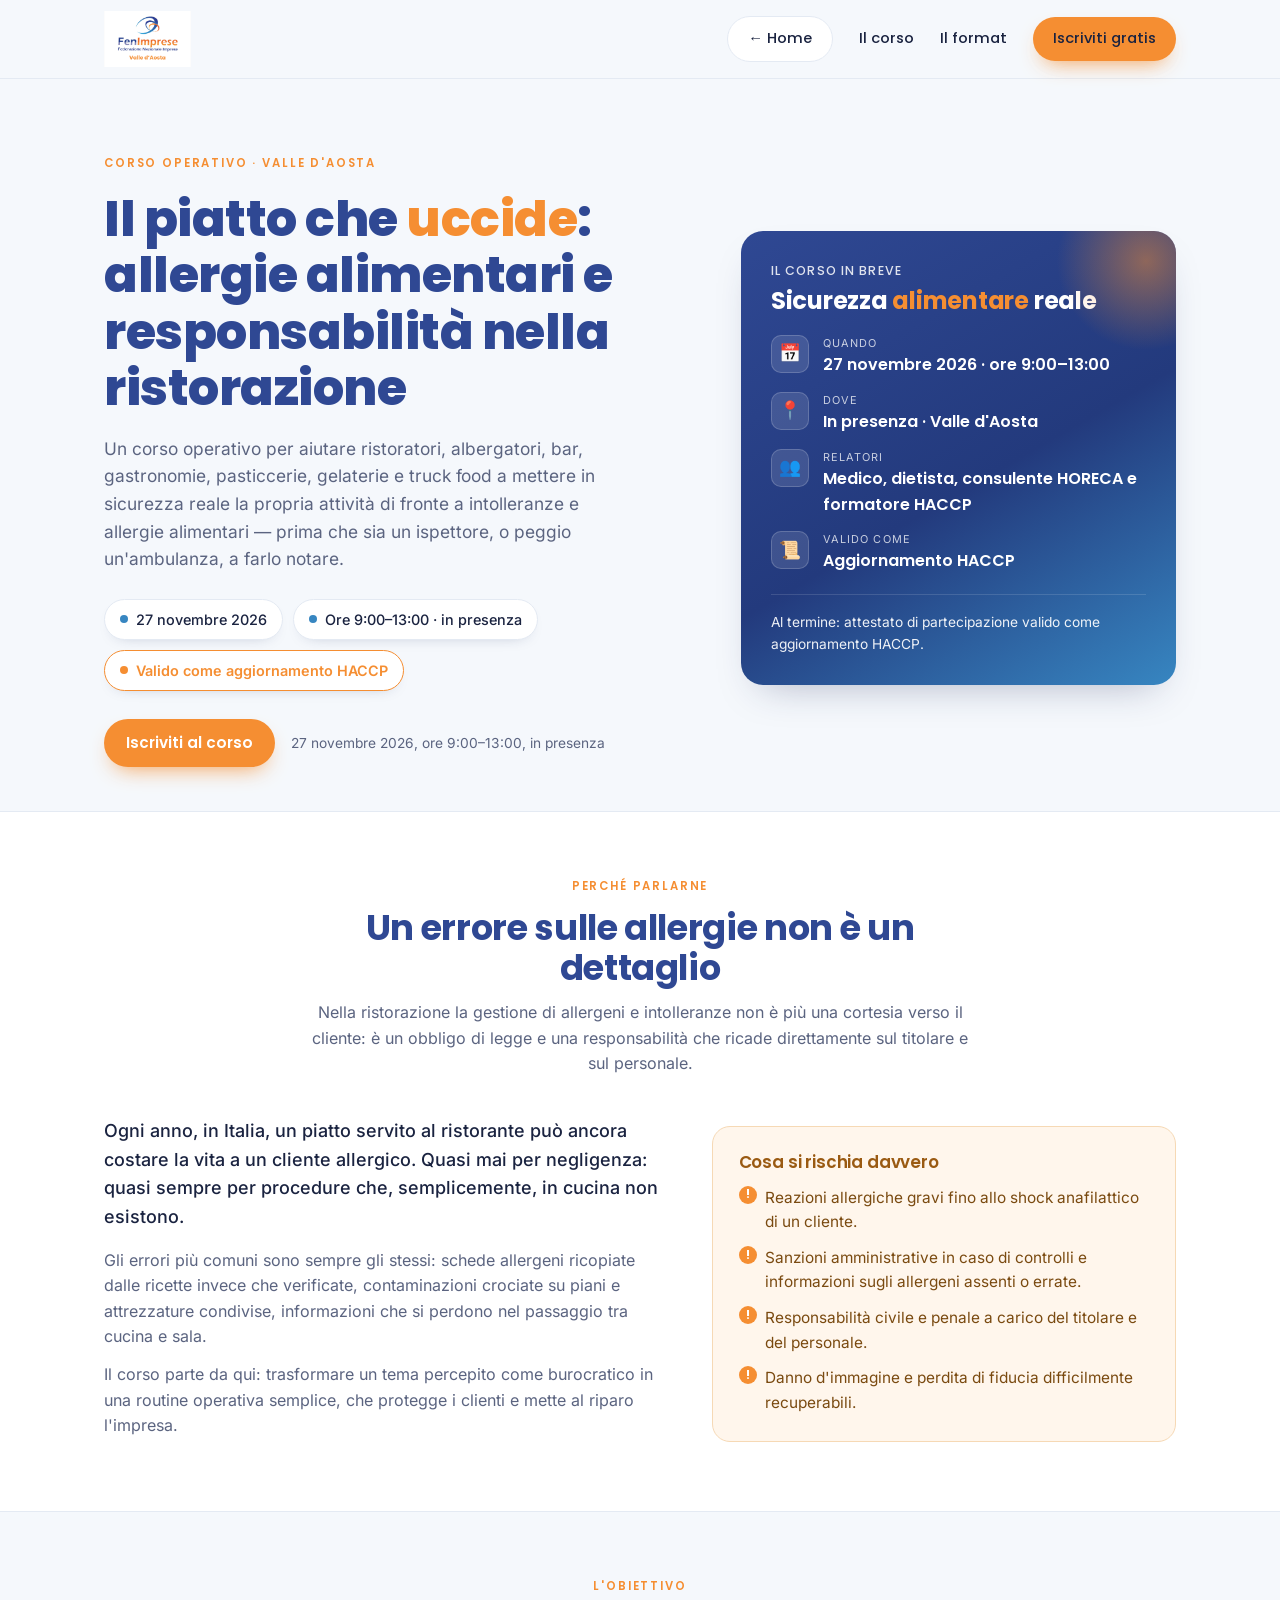
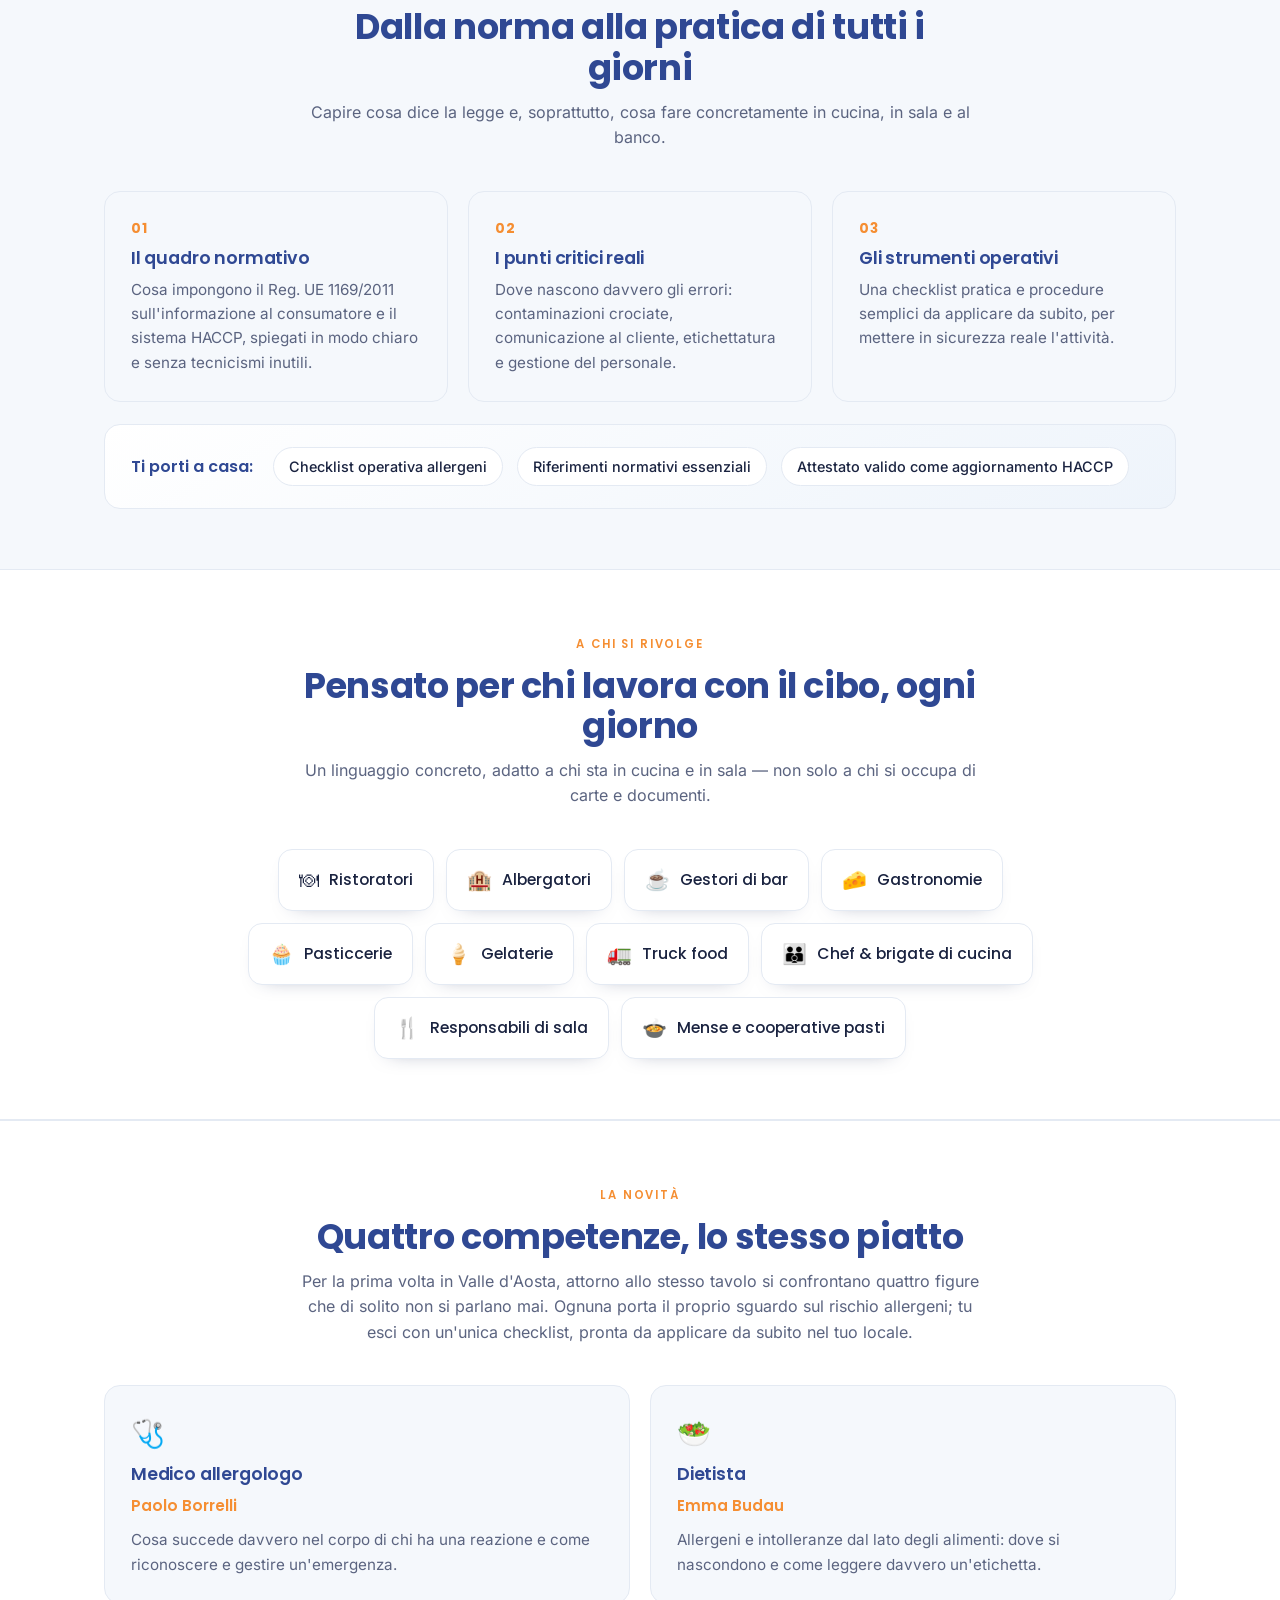
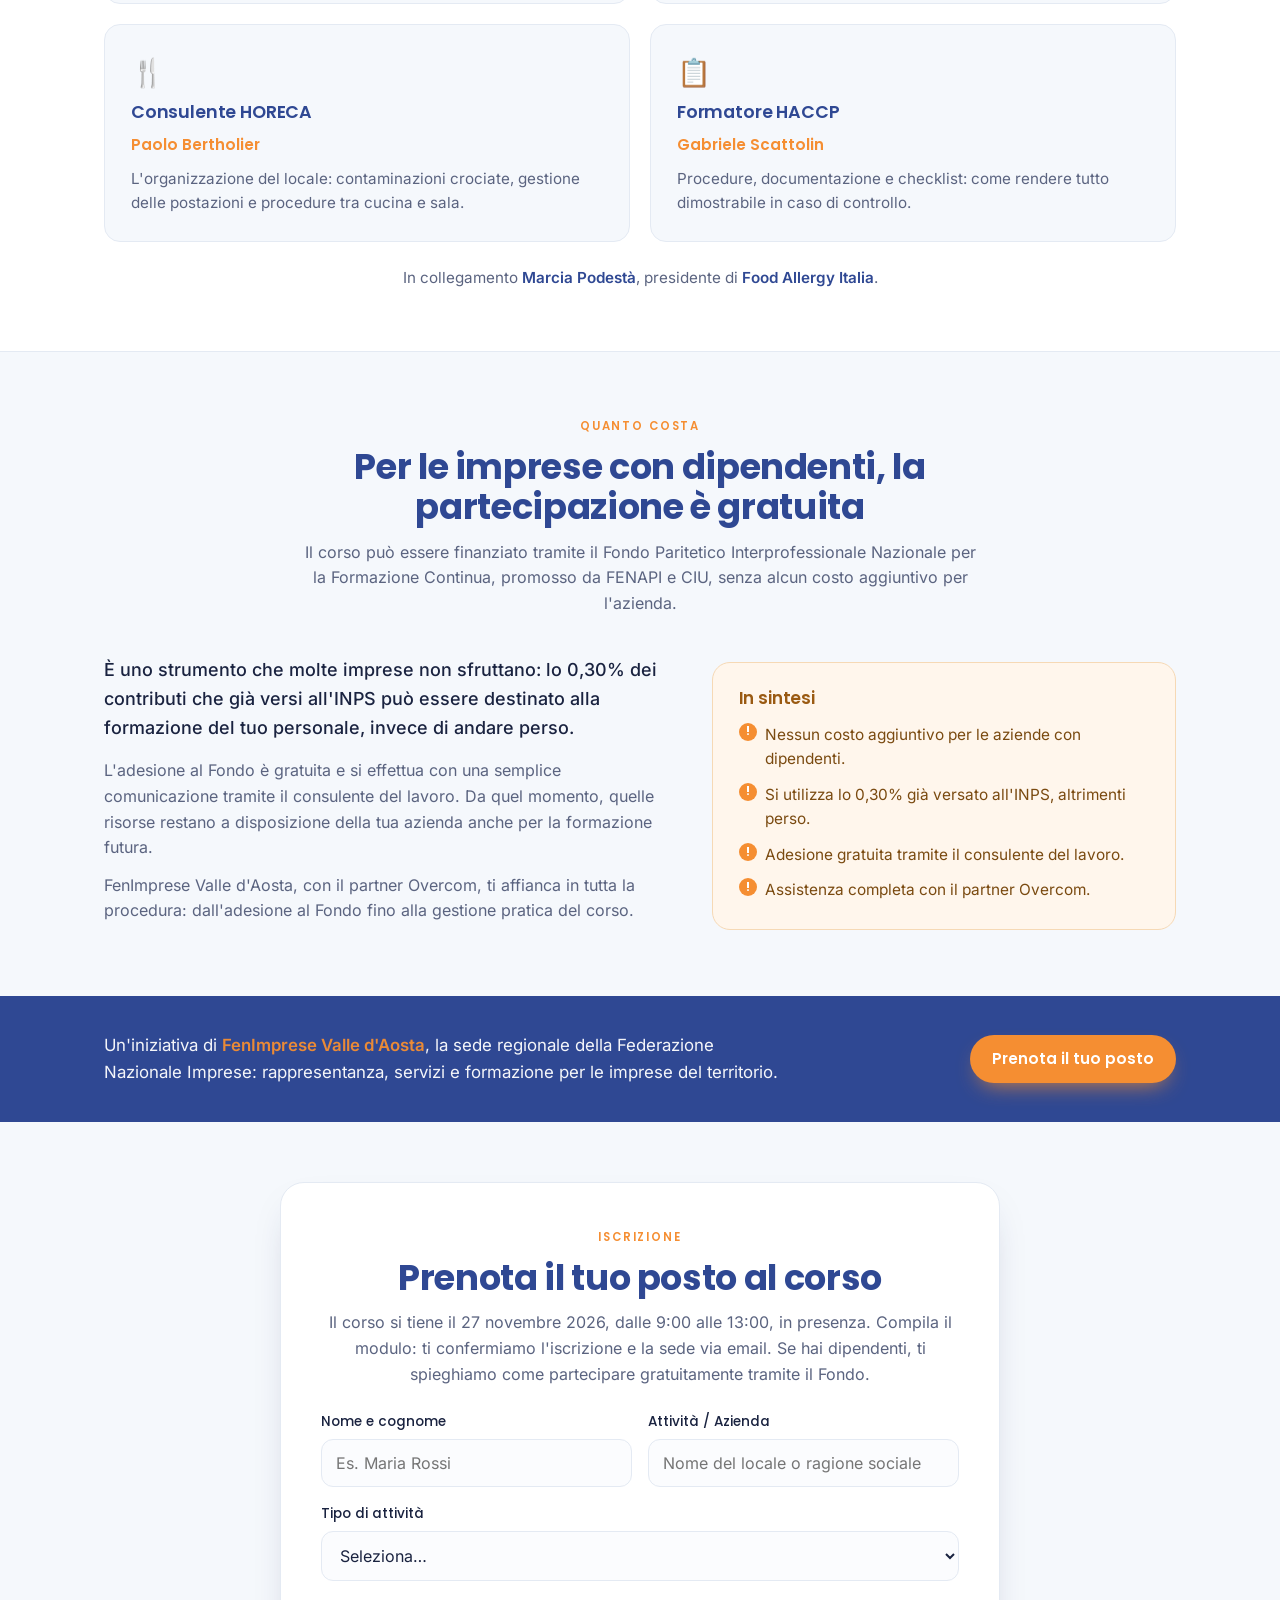
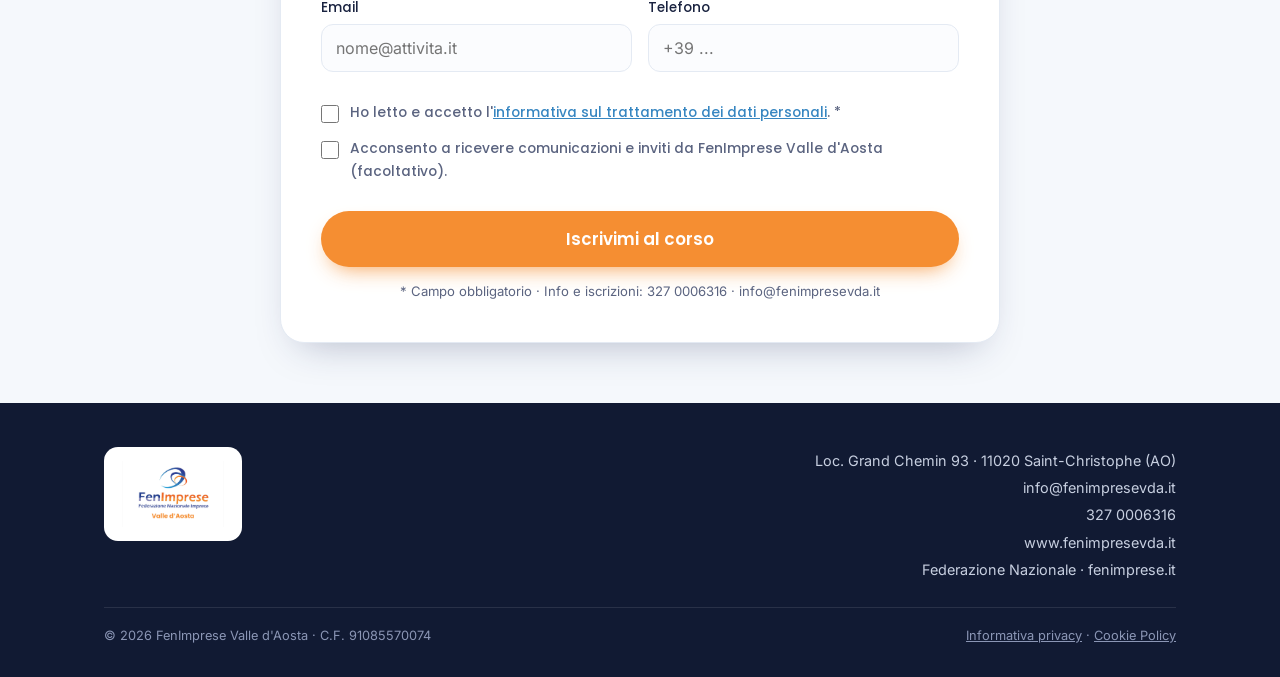
<file: piatto-che-uccide.html>
<!DOCTYPE html>
<html lang="it">
<head>
<meta charset="UTF-8">
<meta name="viewport" content="width=device-width, initial-scale=1.0">
<title>Il piatto che uccide — Allergeni e aggiornamento HACCP · FenImprese Valle d'Aosta</title>
<meta name="description" content="Corso operativo su allergie alimentari e responsabilità nella ristorazione, valido anche come aggiornamento HACCP. 27 novembre 2026, ore 9:00-13:00, in presenza. Reg. UE 1169/2011, HACCP e checklist pratica per ristoratori, albergatori, bar, pasticcerie, gelaterie e truck food.">
<link rel="stylesheet" href="fonts.css">
<style>
  :root{
    --navy:#2F4893;--orange:#F58E32;--blue:#3786C1;--ink:#1A2340;--muted:#5B6480;
    --paper:#F5F8FC;--line:#E4EAF3;--white:#FFFFFF;--radius:16px;
    --shadow:0 18px 40px -20px rgba(31,44,90,.35);--maxw:1120px;
  }
  *{box-sizing:border-box;margin:0;padding:0}
  html{scroll-behavior:smooth}
  body{font-family:'Inter',system-ui,sans-serif;color:var(--ink);background:var(--paper);line-height:1.6;-webkit-font-smoothing:antialiased}
  h1,h2,h3,.display{font-family:'Poppins',system-ui,sans-serif;line-height:1.14;letter-spacing:-.01em}
  a{color:inherit;text-decoration:none}
  .wrap{max-width:var(--maxw);margin:0 auto;padding:0 24px}
  .eyebrow{font-family:'Poppins',sans-serif;font-weight:600;font-size:.72rem;letter-spacing:.16em;text-transform:uppercase;color:var(--orange)}

  header.site{position:sticky;top:0;z-index:50;background:rgba(245,248,252,.93);-webkit-backdrop-filter:blur(8px);backdrop-filter:blur(8px);border-bottom:1px solid var(--line)}
  .navbar{display:flex;align-items:center;justify-content:space-between;height:78px}
  .logo-img{height:56px;width:auto;display:block}
  nav.links{display:flex;align-items:center;gap:26px}
  nav.links a{font-family:'Poppins',sans-serif;font-weight:500;font-size:.92rem;color:var(--ink)}
  nav.links a:hover{color:var(--navy)}
  .btn{font-family:'Poppins',sans-serif;font-weight:600;font-size:.95rem;display:inline-flex;align-items:center;gap:8px;cursor:pointer;padding:12px 22px;border-radius:999px;border:0;transition:transform .15s ease,box-shadow .15s ease}
  .btn-primary{background:var(--orange);color:#fff;box-shadow:0 10px 22px -10px rgba(245,142,50,.9)}
  .btn-primary:hover{transform:translateY(-2px);box-shadow:0 14px 26px -10px rgba(245,142,50,.95)}
  nav.links .btn{padding:10px 20px}
  .btn-ghost{background:#fff;color:var(--navy);border:1.5px solid var(--line);box-shadow:none}
  .btn-ghost:hover{transform:translateY(-2px);border-color:var(--blue)}
  @media(max-width:820px){nav.links a:not(.btn){display:none}.logo-img{height:48px}}

  .hero{padding:70px 0 44px}
  .hero-grid{display:grid;grid-template-columns:1.15fr .85fr;gap:48px;align-items:center}
  .hero h1{font-size:clamp(2rem,4.2vw,3.1rem);font-weight:800;color:var(--navy);margin:16px 0 18px}
  .hero h1 .hl{color:var(--orange)}
  .hero p.lead{font-size:1.08rem;color:var(--muted);max-width:46ch}
  .chips{display:flex;flex-wrap:wrap;gap:10px;margin:26px 0 28px}
  .chip{display:inline-flex;align-items:center;gap:8px;background:#fff;border:1px solid var(--line);border-radius:999px;padding:8px 15px;font-size:.9rem;font-weight:500;box-shadow:0 6px 16px -12px rgba(31,44,90,.4)}
  .chip .dot{width:8px;height:8px;border-radius:50%;background:var(--blue)}
  .chip.free{border-color:var(--orange);color:var(--orange);font-weight:600}
  .chip.free .dot{background:var(--orange)}
  .hero-cta{display:flex;align-items:center;gap:16px;flex-wrap:wrap}
  .hero-cta .note{font-size:.86rem;color:var(--muted)}

  .info-card{background:linear-gradient(150deg,var(--navy),#233a7d 55%,var(--blue));color:#fff;border-radius:22px;padding:30px;box-shadow:var(--shadow);position:relative;overflow:hidden}
  .info-card::after{content:"";position:absolute;right:-60px;top:-60px;width:180px;height:180px;border-radius:50%;background:radial-gradient(circle,rgba(245,142,50,.5),transparent 70%)}
  .info-card .kicker{font-family:'Poppins',sans-serif;font-weight:500;font-size:.78rem;letter-spacing:.09em;text-transform:uppercase;opacity:.85;position:relative}
  .info-card h3{font-family:'Poppins',sans-serif;font-weight:700;font-size:1.5rem;margin:6px 0 20px;position:relative}
  .info-card h3 span{color:var(--orange)}
  .info-list{position:relative;display:flex;flex-direction:column;gap:14px}
  .info-row{display:flex;gap:14px;align-items:flex-start}
  .info-row .ico{width:38px;height:38px;flex:none;border-radius:10px;background:rgba(255,255,255,.12);border:1px solid rgba(255,255,255,.18);display:flex;align-items:center;justify-content:center;font-size:1.1rem}
  .info-row .txt small{display:block;font-size:.68rem;letter-spacing:.1em;text-transform:uppercase;opacity:.75}
  .info-row .txt b{font-family:'Poppins',sans-serif;font-weight:600;font-size:1rem}
  .info-card .host{position:relative;margin-top:20px;padding-top:16px;border-top:1px solid rgba(255,255,255,.14);font-size:.86rem;opacity:.92}
  .info-card .host a{color:#ffd9b0;text-decoration:underline}
  @media(max-width:900px){.hero-grid{grid-template-columns:1fr;gap:36px}.hero p.lead{max-width:none}}

  section.band{padding:60px 0}
  .sec-head{text-align:center;max-width:680px;margin:0 auto 40px}
  .sec-head h2{font-size:clamp(1.6rem,3vw,2.2rem);font-weight:700;color:var(--navy);margin:10px 0 12px}
  .sec-head p{color:var(--muted)}

  .alt{background:#fff;border-top:1px solid var(--line);border-bottom:1px solid var(--line)}

  .problem{display:grid;grid-template-columns:1.1fr .9fr;gap:40px;align-items:center}
  .problem .lead-p{font-size:1.12rem;color:var(--ink);font-weight:500;margin-bottom:16px}
  .problem p{color:var(--muted);margin-bottom:12px}
  .conseq{background:#fff6ec;border:1px solid #f6d9b5;border-radius:18px;padding:26px}
  .conseq h3{font-size:1.05rem;color:#9a5a12;font-family:'Poppins',sans-serif;font-weight:600;margin-bottom:14px}
  .conseq ul{list-style:none;display:flex;flex-direction:column;gap:11px}
  .conseq li{position:relative;padding-left:26px;color:#7a4a10;font-size:.96rem}
  .conseq li::before{content:"!";position:absolute;left:0;top:0;width:18px;height:18px;border-radius:50%;background:var(--orange);color:#fff;font-size:.72rem;font-weight:700;display:flex;align-items:center;justify-content:center;font-family:'Poppins',sans-serif}
  @media(max-width:820px){.problem{grid-template-columns:1fr;gap:28px}}

  .goal{display:grid;grid-template-columns:repeat(3,1fr);gap:20px}
  .goal .g{background:var(--paper);border:1px solid var(--line);border-radius:var(--radius);padding:26px}
  .goal .g .num{font-family:'Poppins',sans-serif;font-weight:700;color:var(--orange);font-size:.85rem;letter-spacing:.06em}
  .goal .g h3{font-size:1.1rem;font-weight:600;color:var(--navy);margin:8px 0 10px}
  .goal .g p{color:var(--muted);font-size:.95rem}
  @media(max-width:820px){.goal{grid-template-columns:1fr}}

  .audience{display:flex;flex-wrap:wrap;gap:12px;justify-content:center;max-width:860px;margin:0 auto}
  .aud{display:inline-flex;align-items:center;gap:10px;background:#fff;border:1px solid var(--line);border-radius:14px;padding:14px 20px;font-family:'Poppins',sans-serif;font-weight:500;font-size:.98rem;color:var(--ink);box-shadow:0 8px 20px -16px rgba(31,44,90,.5)}
  .aud .em{font-size:1.25rem}

  .modules{display:grid;grid-template-columns:1fr 1fr;gap:20px}
  .mod{background:#fff;border:1px solid var(--line);border-radius:var(--radius);padding:26px;box-shadow:0 12px 30px -24px rgba(31,44,90,.5)}
  .mod .tag{display:inline-flex;gap:10px;align-items:baseline;font-family:'Poppins',sans-serif}
  .mod .tag b{color:var(--orange);font-weight:700}
  .mod .tag .dur{font-size:.8rem;color:var(--muted);font-weight:500}
  .mod h3{font-size:1.14rem;font-weight:600;color:var(--navy);margin:8px 0 10px}
  .mod p{color:var(--muted);font-size:.96rem}
  @media(max-width:720px){.modules{grid-template-columns:1fr}}

  .outputs{margin-top:22px;background:linear-gradient(150deg,#fff,#eef4fb);border:1px solid var(--line);border-radius:var(--radius);padding:22px 26px;display:flex;flex-wrap:wrap;align-items:center;gap:14px}
  .outputs strong{font-family:'Poppins',sans-serif;color:var(--navy);font-weight:600;margin-right:6px}
  .pill{background:#fff;border:1px solid var(--line);border-radius:999px;padding:7px 15px;font-size:.9rem;font-weight:500;color:var(--ink)}

  .speaker{display:grid;grid-template-columns:.8fr 1.4fr;gap:40px;align-items:center;background:linear-gradient(150deg,#fff,#eef4fb);border:1px solid var(--line);border-radius:24px;padding:38px;box-shadow:var(--shadow)}
  .speaker .photo{aspect-ratio:1/1;border-radius:18px;background:linear-gradient(150deg,var(--navy),var(--blue));display:flex;flex-direction:column;align-items:center;justify-content:center;color:#fff;text-align:center;padding:0;overflow:hidden}
  .speaker .photo .mono{font-family:'Poppins',sans-serif;font-weight:700;font-size:3rem;line-height:1}
  .speaker .photo small{opacity:.85;margin-top:10px;font-size:.75rem;padding:0 14px}
  .speaker .eyebrow{color:var(--blue)}
  .speaker h2{font-size:1.8rem;font-weight:700;color:var(--navy);margin:8px 0 4px}
  .speaker .role{font-family:'Poppins',sans-serif;font-weight:500;color:var(--orange);margin-bottom:14px}
  .speaker p{color:var(--muted);margin-bottom:12px}
  .creds{display:flex;flex-wrap:wrap;gap:8px}
  .creds span{background:#fff;border:1px solid var(--line);border-radius:999px;padding:5px 12px;font-size:.82rem;color:var(--ink)}
  @media(max-width:760px){.speaker{grid-template-columns:1fr;padding:28px}}

  .trust{background:var(--navy);color:#fff;padding:36px 0}
  .trust .wrap{display:flex;align-items:center;justify-content:space-between;gap:24px;flex-wrap:wrap}
  .trust p{font-size:1.05rem;max-width:62ch;opacity:.95}
  .trust b{color:var(--orange)}

  .form-card{max-width:720px;margin:0 auto;background:#fff;border:1px solid var(--line);border-radius:24px;padding:40px;box-shadow:var(--shadow)}
  .form-card .sec-head{margin-bottom:24px}
  .field{margin-bottom:16px}
  .row2{display:grid;grid-template-columns:1fr 1fr;gap:16px}
  label{display:block;font-family:'Poppins',sans-serif;font-weight:500;font-size:.85rem;color:var(--ink);margin-bottom:6px}
  input,select{width:100%;font-family:'Inter',sans-serif;font-size:1rem;color:var(--ink);padding:13px 14px;border:1.5px solid var(--line);border-radius:12px;background:#fbfcfe;transition:border-color .15s ease,box-shadow .15s ease}
  input:focus,select:focus{outline:none;border-color:var(--blue);box-shadow:0 0 0 4px rgba(55,134,193,.15)}
  .seg{display:grid;grid-template-columns:1fr 1fr;gap:10px}
  .seg label{display:flex;align-items:center;gap:10px;margin:0;padding:13px 14px;border:1.5px solid var(--line);border-radius:12px;background:#fbfcfe;cursor:pointer;font-weight:500;font-size:.95rem;color:var(--ink)}
  .seg input{width:auto;accent-color:var(--orange)}
  .seg label:has(input:checked){border-color:var(--orange);background:#fff6ec}
  .consent{display:flex;gap:11px;align-items:flex-start;margin-top:14px;font-size:.86rem;color:var(--muted)}
  .consent input{width:18px;height:18px;flex:none;margin-top:3px;accent-color:var(--orange)}
  .consent a{color:var(--blue);text-decoration:underline}
  .form-card .btn-primary{width:100%;justify-content:center;margin-top:22px;padding:15px;font-size:1.05rem}
  .form-note{text-align:center;font-size:.82rem;color:var(--muted);margin-top:14px}
  .success{display:none;text-align:center;padding:20px 0}
  .success .tick{width:64px;height:64px;border-radius:50%;background:#e7f3ea;color:#2f7d46;display:flex;align-items:center;justify-content:center;font-size:2rem;margin:0 auto 16px}
  .success h3{color:var(--navy);font-size:1.4rem;margin-bottom:8px}
  .success p{color:var(--muted)}
  @media(max-width:620px){.row2,.seg{grid-template-columns:1fr}.form-card{padding:26px}}

  footer.site{background:#111a33;color:#c7cfe0;padding:44px 0 30px;font-size:.9rem}
  footer.site .top{display:flex;justify-content:space-between;gap:30px;flex-wrap:wrap;padding-bottom:24px;border-bottom:1px solid rgba(255,255,255,.1);align-items:flex-start}
  .footlogo{background:#fff;border-radius:14px;padding:14px 18px}
  .footlogo img{height:66px;width:auto;display:block}
  footer.site .contacts{line-height:1.9;text-align:right}
  footer.site .contacts a:hover{color:#fff}
  footer.site .bottom{padding-top:18px;display:flex;justify-content:space-between;gap:16px;flex-wrap:wrap;font-size:.8rem;color:#8b96b5}
  footer.site .bottom a{text-decoration:underline}
  @media(max-width:600px){footer.site .contacts{text-align:left}}

  @media(prefers-reduced-motion:reduce){*{animation:none!important;transition:none!important;scroll-behavior:auto!important}}
</style>
</head>
<body id="top">

<header class="site">
  <div class="wrap navbar">
    <a href="index.html" aria-label="FenImprese Valle d'Aosta - Home"><img class="logo-img" src="[data-uri]" alt="FenImprese Valle d'Aosta"></a>
    <nav class="links">
      <a href="index.html" class="btn btn-ghost">&larr; Home</a>
      <a href="#simposio">Il corso</a>
      <a href="#format">Il format</a>
      <a href="#iscriviti" class="btn btn-primary">Iscriviti gratis</a>
    </nav>
  </div>
</header>

<main>

  <!-- HERO -->
  <section class="hero">
    <div class="wrap hero-grid">
      <div>
        <span class="eyebrow">Corso operativo &middot; Valle d'Aosta</span>
        <h1>Il piatto che <span class="hl">uccide</span>: allergie alimentari e responsabilit&agrave; nella ristorazione</h1>
        <p class="lead">Un corso operativo per aiutare ristoratori, albergatori, bar, gastronomie, pasticcerie, gelaterie e truck food a mettere in sicurezza reale la propria attivit&agrave; di fronte a intolleranze e allergie alimentari &mdash; prima che sia un ispettore, o peggio un'ambulanza, a farlo notare.</p>
        <div class="chips">
          <span class="chip"><span class="dot"></span>27 novembre 2026</span>
          <span class="chip"><span class="dot"></span>Ore 9:00&ndash;13:00 &middot; in presenza</span>
          <span class="chip free"><span class="dot"></span>Valido come aggiornamento HACCP</span>
        </div>
        <div class="hero-cta">
          <a href="#iscriviti" class="btn btn-primary">Iscriviti al corso</a>
          <span class="note">27 novembre 2026, ore 9:00&ndash;13:00, in presenza</span>
        </div>
      </div>

      <aside class="info-card" aria-label="Dettagli del corso">
        <div class="kicker">Il corso in breve</div>
        <h3>Sicurezza <span>alimentare</span> reale</h3>
        <div class="info-list">
          <div class="info-row"><div class="ico">&#128197;</div><div class="txt"><small>Quando</small><b>27 novembre 2026 &middot; ore 9:00&ndash;13:00</b></div></div>
          <div class="info-row"><div class="ico">&#128205;</div><div class="txt"><small>Dove</small><b>In presenza &middot; Valle d'Aosta</b></div></div>
          <div class="info-row"><div class="ico">&#128101;</div><div class="txt"><small>Relatori</small><b>Medico, dietista, consulente HORECA e formatore HACCP</b></div></div>
          <div class="info-row"><div class="ico">&#128220;</div><div class="txt"><small>Valido come</small><b>Aggiornamento HACCP</b></div></div>
        </div>
        <div class="host">Al termine: attestato di partecipazione valido come aggiornamento HACCP.</div>
      </aside>
    </div>
  </section>

  <!-- PROBLEMA -->
  <section class="band alt" id="simposio">
    <div class="wrap">
      <div class="sec-head">
        <span class="eyebrow">Perch&eacute; parlarne</span>
        <h2>Un errore sulle allergie non &egrave; un dettaglio</h2>
        <p>Nella ristorazione la gestione di allergeni e intolleranze non &egrave; pi&ugrave; una cortesia verso il cliente: &egrave; un obbligo di legge e una responsabilit&agrave; che ricade direttamente sul titolare e sul personale.</p>
      </div>
      <div class="problem">
        <div>
          <p class="lead-p">Ogni anno, in Italia, un piatto servito al ristorante pu&ograve; ancora costare la vita a un cliente allergico. Quasi mai per negligenza: quasi sempre per procedure che, semplicemente, in cucina non esistono.</p>
          <p>Gli errori pi&ugrave; comuni sono sempre gli stessi: schede allergeni ricopiate dalle ricette invece che verificate, contaminazioni crociate su piani e attrezzature condivise, informazioni che si perdono nel passaggio tra cucina e sala.</p>
          <p>Il corso parte da qui: trasformare un tema percepito come burocratico in una routine operativa semplice, che protegge i clienti e mette al riparo l'impresa.</p>
        </div>
        <div class="conseq">
          <h3>Cosa si rischia davvero</h3>
          <ul>
            <li>Reazioni allergiche gravi fino allo shock anafilattico di un cliente.</li>
            <li>Sanzioni amministrative in caso di controlli e informazioni sugli allergeni assenti o errate.</li>
            <li>Responsabilit&agrave; civile e penale a carico del titolare e del personale.</li>
            <li>Danno d'immagine e perdita di fiducia difficilmente recuperabili.</li>
          </ul>
        </div>
      </div>
    </div>
  </section>

  <!-- OBIETTIVO -->
  <section class="band">
    <div class="wrap">
      <div class="sec-head">
        <span class="eyebrow">L'obiettivo</span>
        <h2>Dalla norma alla pratica di tutti i giorni</h2>
        <p>Capire cosa dice la legge e, soprattutto, cosa fare concretamente in cucina, in sala e al banco.</p>
      </div>
      <div class="goal">
        <div class="g">
          <div class="num">01</div>
          <h3>Il quadro normativo</h3>
          <p>Cosa impongono il Reg. UE 1169/2011 sull'informazione al consumatore e il sistema HACCP, spiegati in modo chiaro e senza tecnicismi inutili.</p>
        </div>
        <div class="g">
          <div class="num">02</div>
          <h3>I punti critici reali</h3>
          <p>Dove nascono davvero gli errori: contaminazioni crociate, comunicazione al cliente, etichettatura e gestione del personale.</p>
        </div>
        <div class="g">
          <div class="num">03</div>
          <h3>Gli strumenti operativi</h3>
          <p>Una checklist pratica e procedure semplici da applicare da subito, per mettere in sicurezza reale l'attivit&agrave;.</p>
        </div>
      </div>
      <div class="outputs">
        <strong>Ti porti a casa:</strong>
        <span class="pill">Checklist operativa allergeni</span>
        <span class="pill">Riferimenti normativi essenziali</span>
        <span class="pill">Attestato valido come aggiornamento HACCP</span>
      </div>
    </div>
  </section>

  <!-- A CHI SI RIVOLGE -->
  <section class="band alt">
    <div class="wrap">
      <div class="sec-head">
        <span class="eyebrow">A chi si rivolge</span>
        <h2>Pensato per chi lavora con il cibo, ogni giorno</h2>
        <p>Un linguaggio concreto, adatto a chi sta in cucina e in sala &mdash; non solo a chi si occupa di carte e documenti.</p>
      </div>
      <div class="audience">
        <span class="aud"><span class="em">&#127869;</span>Ristoratori</span>
        <span class="aud"><span class="em">&#127976;</span>Albergatori</span>
        <span class="aud"><span class="em">&#9749;</span>Gestori di bar</span>
        <span class="aud"><span class="em">&#129472;</span>Gastronomie</span>
        <span class="aud"><span class="em">&#129473;</span>Pasticcerie</span>
        <span class="aud"><span class="em">&#127846;</span>Gelaterie</span>
        <span class="aud"><span class="em">&#128667;</span>Truck food</span>
        <span class="aud"><span class="em">&#128106;</span>Chef &amp; brigate di cucina</span>
        <span class="aud"><span class="em">&#127860;</span>Responsabili di sala</span>
        <span class="aud"><span class="em">&#127858;</span>Mense e cooperative pasti</span>
      </div>
    </div>
  </section>

  <!-- FORMAT MULTIDISCIPLINARE -->
  <section class="band alt" id="format">
    <div class="wrap">
      <div class="sec-head">
        <span class="eyebrow">La novit&agrave;</span>
        <h2>Quattro competenze, lo stesso piatto</h2>
        <p>Per la prima volta in Valle d'Aosta, attorno allo stesso tavolo si confrontano quattro figure che di solito non si parlano mai. Ognuna porta il proprio sguardo sul rischio allergeni; tu esci con un'unica checklist, pronta da applicare da subito nel tuo locale.</p>
      </div>
      <div class="goal" style="grid-template-columns:repeat(2,1fr)">
        <div class="g">
          <div class="num" style="font-size:1.7rem">&#129658;</div>
          <h3>Medico allergologo</h3>
          <div style="font-family:'Poppins',sans-serif;font-weight:600;color:var(--orange);font-size:.95rem;margin:2px 0 10px">Paolo Borrelli</div>
          <p>Cosa succede davvero nel corpo di chi ha una reazione e come riconoscere e gestire un'emergenza.</p>
        </div>
        <div class="g">
          <div class="num" style="font-size:1.7rem">&#129367;</div>
          <h3>Dietista</h3>
          <div style="font-family:'Poppins',sans-serif;font-weight:600;color:var(--orange);font-size:.95rem;margin:2px 0 10px">Emma Budau</div>
          <p>Allergeni e intolleranze dal lato degli alimenti: dove si nascondono e come leggere davvero un'etichetta.</p>
        </div>
        <div class="g">
          <div class="num" style="font-size:1.7rem">&#127860;</div>
          <h3>Consulente HORECA</h3>
          <div style="font-family:'Poppins',sans-serif;font-weight:600;color:var(--orange);font-size:.95rem;margin:2px 0 10px">Paolo Bertholier</div>
          <p>L'organizzazione del locale: contaminazioni crociate, gestione delle postazioni e procedure tra cucina e sala.</p>
        </div>
        <div class="g">
          <div class="num" style="font-size:1.7rem">&#128203;</div>
          <h3>Formatore HACCP</h3>
          <div style="font-family:'Poppins',sans-serif;font-weight:600;color:var(--orange);font-size:.95rem;margin:2px 0 10px">Gabriele Scattolin</div>
          <p>Procedure, documentazione e checklist: come rendere tutto dimostrabile in caso di controllo.</p>
        </div>
      </div>
      <p style="text-align:center;color:var(--muted);margin-top:24px;font-size:.95rem">In collegamento <strong style="color:var(--navy)">Marcia Podest&agrave;</strong>, presidente di <strong style="color:var(--navy)">Food Allergy Italia</strong>.</p>
    </div>
  </section>

  <!-- COSTO / FONDO -->
  <section class="band" id="costo">
    <div class="wrap">
      <div class="sec-head">
        <span class="eyebrow">Quanto costa</span>
        <h2>Per le imprese con dipendenti, la partecipazione &egrave; gratuita</h2>
        <p>Il corso pu&ograve; essere finanziato tramite il Fondo Paritetico Interprofessionale Nazionale per la Formazione Continua, promosso da FENAPI e CIU, senza alcun costo aggiuntivo per l'azienda.</p>
      </div>
      <div class="problem">
        <div>
          <p class="lead-p">&Egrave; uno strumento che molte imprese non sfruttano: lo 0,30% dei contributi che gi&agrave; versi all'INPS pu&ograve; essere destinato alla formazione del tuo personale, invece di andare perso.</p>
          <p>L'adesione al Fondo &egrave; gratuita e si effettua con una semplice comunicazione tramite il consulente del lavoro. Da quel momento, quelle risorse restano a disposizione della tua azienda anche per la formazione futura.</p>
          <p>FenImprese Valle d'Aosta, con il partner Overcom, ti affianca in tutta la procedura: dall'adesione al Fondo fino alla gestione pratica del corso.</p>
        </div>
        <div class="conseq">
          <h3>In sintesi</h3>
          <ul>
            <li>Nessun costo aggiuntivo per le aziende con dipendenti.</li>
            <li>Si utilizza lo 0,30% gi&agrave; versato all'INPS, altrimenti perso.</li>
            <li>Adesione gratuita tramite il consulente del lavoro.</li>
            <li>Assistenza completa con il partner Overcom.</li>
          </ul>
        </div>
      </div>
    </div>
  </section>

  <!-- TRUST -->
  <section class="trust">
    <div class="wrap">
      <p>Un'iniziativa di <b>FenImprese Valle d'Aosta</b>, la sede regionale della Federazione Nazionale Imprese: rappresentanza, servizi e formazione per le imprese del territorio.</p>
      <a href="#iscriviti" class="btn btn-primary">Prenota il tuo posto</a>
    </div>
  </section>

  <!-- FORM -->
  <section class="band" id="iscriviti">
    <div class="wrap">
      <div class="form-card">
        <div class="sec-head">
          <span class="eyebrow">Iscrizione</span>
          <h2>Prenota il tuo posto al corso</h2>
          <p>Il corso si tiene il 27 novembre 2026, dalle 9:00 alle 13:00, in presenza. Compila il modulo: ti confermiamo l'iscrizione e la sede via email. Se hai dipendenti, ti spieghiamo come partecipare gratuitamente tramite il Fondo.</p>
        </div>

        <form id="signup" novalidate>
          <input type="hidden" name="fonte" id="fonte" value="piatto-che-uccide">
          <input type="hidden" name="evento" value="Il piatto che uccide - Corso allergeni e HACCP - 27 novembre 2026">

          <div class="row2">
            <div class="field">
              <label for="nome">Nome e cognome</label>
              <input id="nome" name="nome" type="text" placeholder="Es. Maria Rossi" required>
            </div>
            <div class="field">
              <label for="azienda">Attivit&agrave; / Azienda</label>
              <input id="azienda" name="azienda" type="text" placeholder="Nome del locale o ragione sociale" required>
            </div>
          </div>

          <div class="field">
            <label for="tipo">Tipo di attivit&agrave;</label>
            <select id="tipo" name="tipo" required>
              <option value="" selected disabled>Seleziona&hellip;</option>
              <option>Ristorante</option>
              <option>Hotel / Albergo</option>
              <option>Bar / Caffetteria</option>
              <option>Gastronomia</option>
              <option>Pasticceria</option>
              <option>Gelateria</option>
              <option>Truck food / Street food</option>
              <option>Chef / Brigata di cucina</option>
              <option>Altro</option>
            </select>
          </div>

          <div class="row2">
            <div class="field">
              <label for="email">Email</label>
              <input id="email" name="email" type="email" placeholder="nome@attivita.it" required>
            </div>
            <div class="field">
              <label for="tel">Telefono</label>
              <input id="tel" name="tel" type="tel" placeholder="+39 ..." required>
            </div>
          </div>

          <label class="consent">
            <input type="checkbox" name="privacy" required>
            <span>Ho letto e accetto l'<a href="privacy.html" target="_blank" rel="noopener">informativa sul trattamento dei dati personali</a>. *</span>
          </label>
          <label class="consent">
            <input type="checkbox" name="marketing">
            <span>Acconsento a ricevere comunicazioni e inviti da FenImprese Valle d'Aosta (facoltativo).</span>
          </label>

          <button type="submit" class="btn btn-primary">Iscrivimi al corso</button>
          <p class="form-note">* Campo obbligatorio &middot; Info e iscrizioni: 327 0006316 &middot; info@fenimpresevda.it</p>
        </form>

        <div class="success" id="success">
          <div class="tick">&#10003;</div>
          <h3>Iscrizione ricevuta</h3>
          <p>Grazie! Ti abbiamo registrato. Ti confermiamo via email la tua iscrizione e la sede del corso del 27 novembre.</p>
        </div>
      </div>
    </div>
  </section>

</main>

<footer class="site">
  <div class="wrap">
    <div class="top">
      <div class="footlogo"><img src="[data-uri]" alt="FenImprese Valle d'Aosta"></div>
      <div class="contacts">
        <div>Loc. Grand Chemin 93 &middot; 11020 Saint-Christophe (AO)</div>
        <div><a href="mailto:info@fenimpresevda.it">info@fenimpresevda.it</a></div>
        <div><a href="tel:+393270006316">327 0006316</a></div>
        <div><a href="https://www.fenimpresevda.it">www.fenimpresevda.it</a></div>
        <div><a href="https://www.fenimprese.it">Federazione Nazionale &middot; fenimprese.it</a></div>
      </div>
    </div>
    <div class="bottom">
      <span>&copy; 2026 FenImprese Valle d'Aosta &middot; C.F. 91085570074</span>
      <span><a href="privacy.html">Informativa privacy</a> &middot; <a href="cookie.html">Cookie Policy</a></span>
    </div>
  </div>
</footer>

<script>
  // Fonte campagna: legge ?utm_source= (o ?f=) dall'indirizzo; se assente resta "piatto-che-uccide"
  (function(){
    var p=new URLSearchParams(location.search);
    var f=p.get('utm_source')||p.get('f');
    var el=document.getElementById('fonte');
    if(el && f) el.value='piatto-che-uccide:'+f;
  })();

  // Endpoint Google Apps Script: STESSO foglio del corso AI Act
  const FORM_ENDPOINT = 'https://script.google.com/macros/s/AKfycbzNcBl4g8KEXHjrruxZBCSvI_2pixGSbQsHVImw-JtEgi0dPo2X6TciiDGjs2ut8QzXBA/exec';

  document.getElementById('signup').addEventListener('submit',function(e){
    e.preventDefault();
    if(!this.checkValidity()){this.reportValidity();return;}
    var form=this, btn=form.querySelector('button[type="submit"]');
    function done(){
      form.style.display='none';
      var s=document.getElementById('success');
      s.style.display='block';
      s.scrollIntoView({behavior:'smooth',block:'center'});
    }
    if(FORM_ENDPOINT){
      if(btn){btn.disabled=true;btn.textContent='Invio in corso…';}
      fetch(FORM_ENDPOINT,{method:'POST',body:new FormData(form)}).then(done).catch(done);
    } else { done(); }
  });

  if(!window.matchMedia('(prefers-reduced-motion: reduce)').matches){
    var obs=new IntersectionObserver(function(entries){
      entries.forEach(function(en){if(en.isIntersecting){en.target.style.opacity=1;en.target.style.transform='none';obs.unobserve(en.target);}});
    },{threshold:.12});
    document.querySelectorAll('.mod,.g,.aud,.speaker,.info-card,.conseq').forEach(function(n){
      n.style.opacity=0;n.style.transform='translateY(18px)';n.style.transition='opacity .6s ease,transform .6s ease';obs.observe(n);
    });
  }
</script>
</body>
</html>
</file>
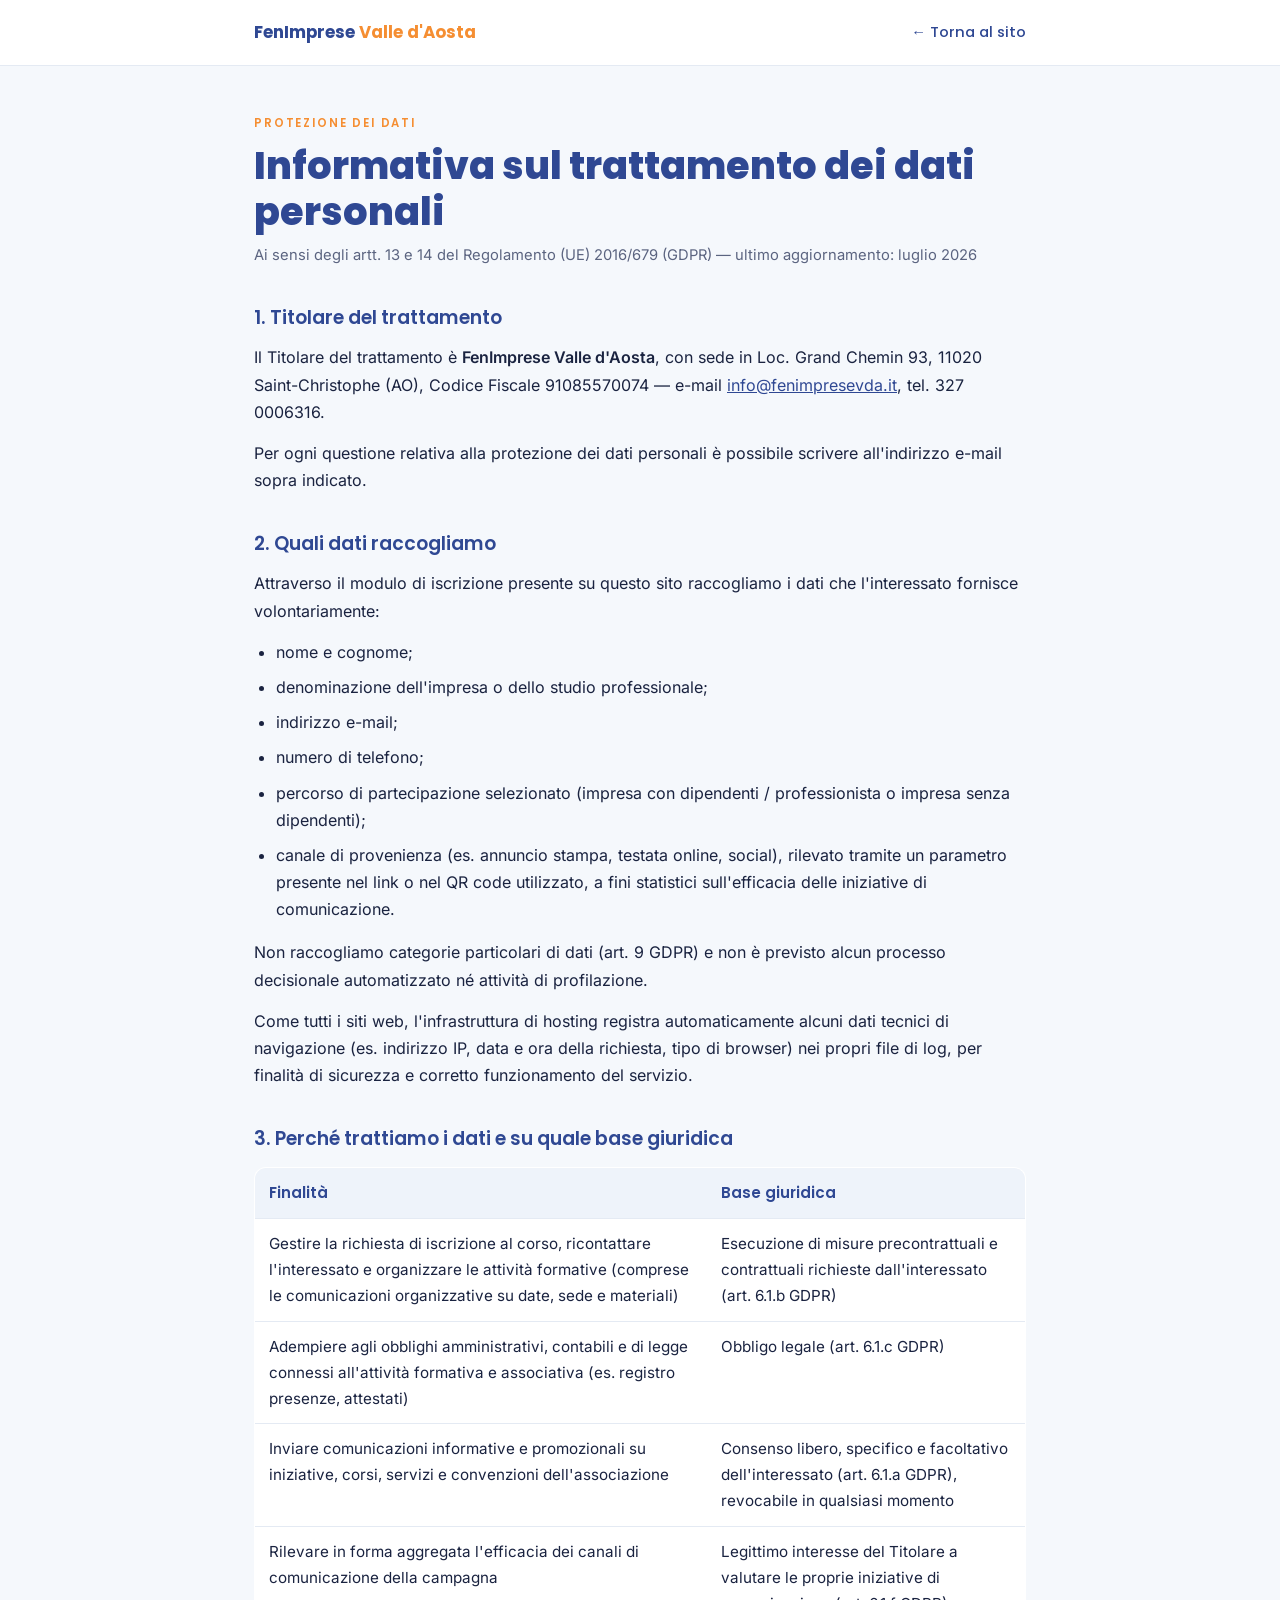
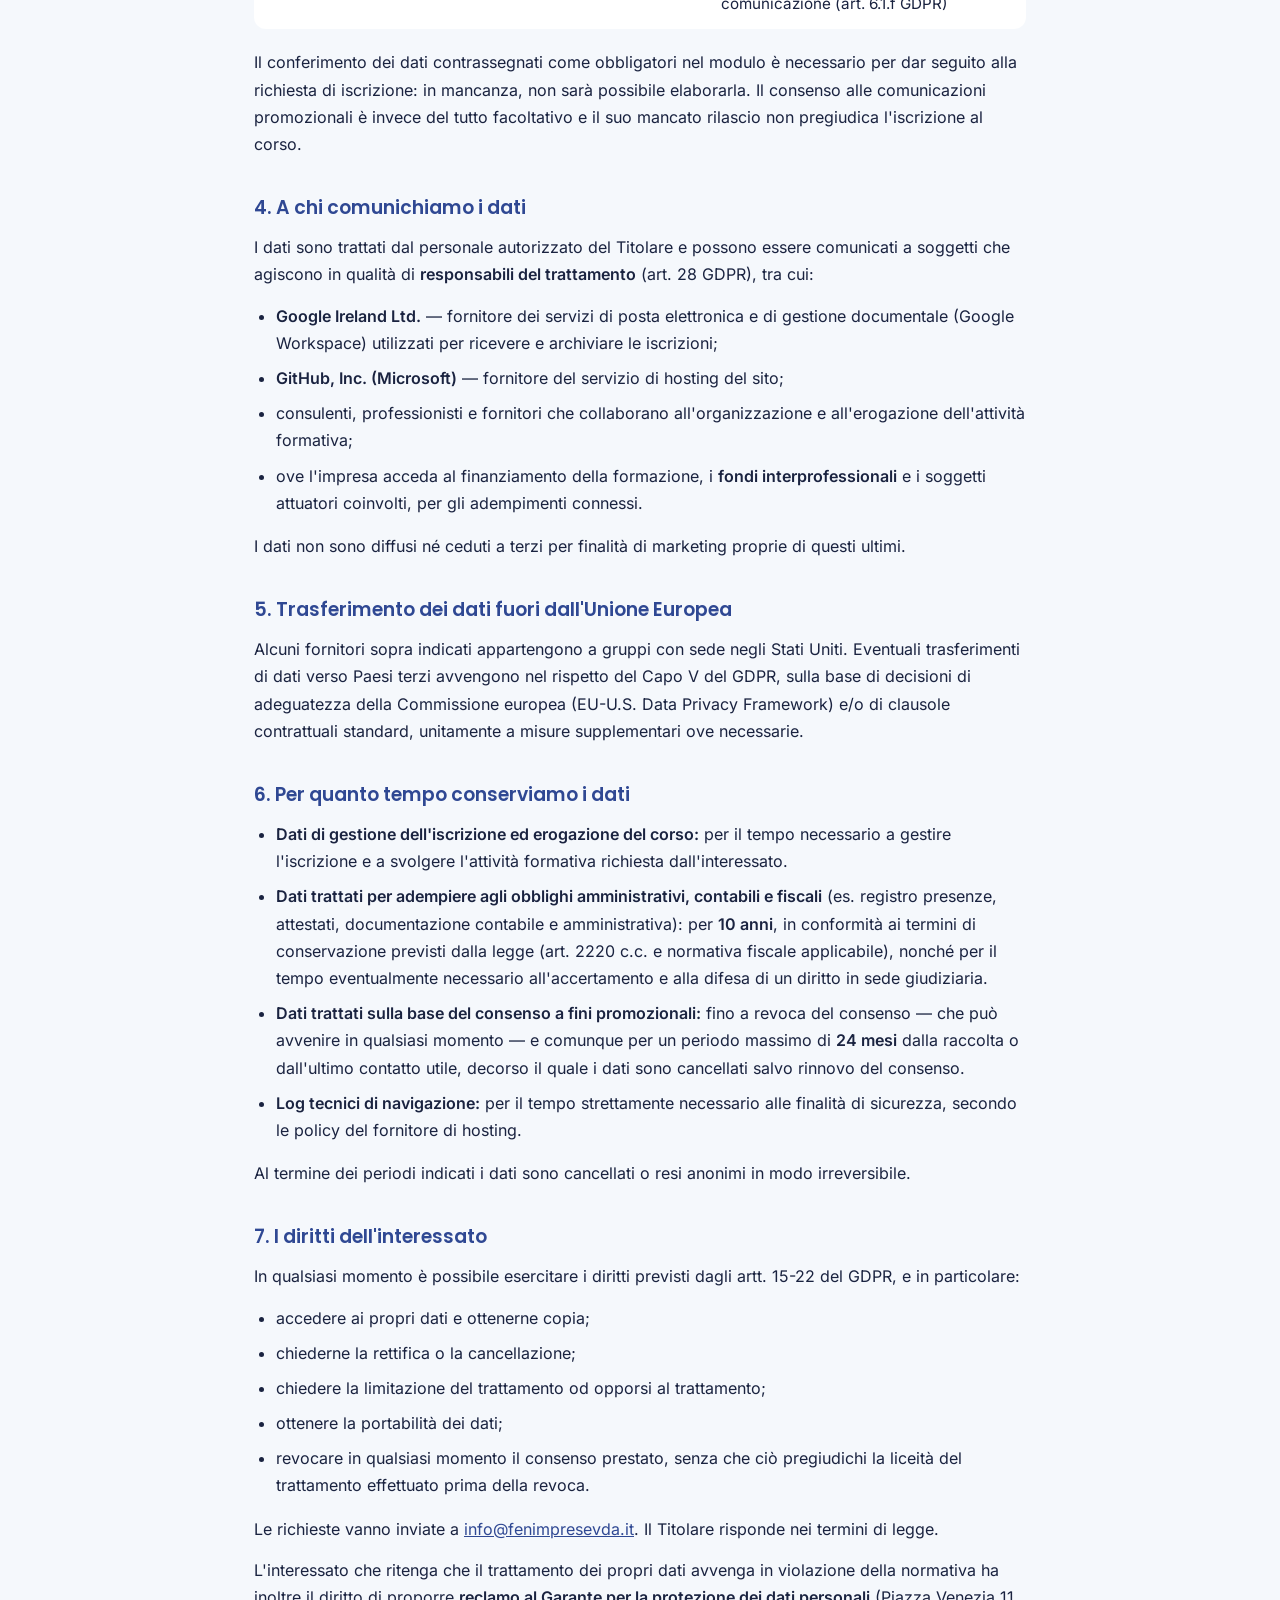
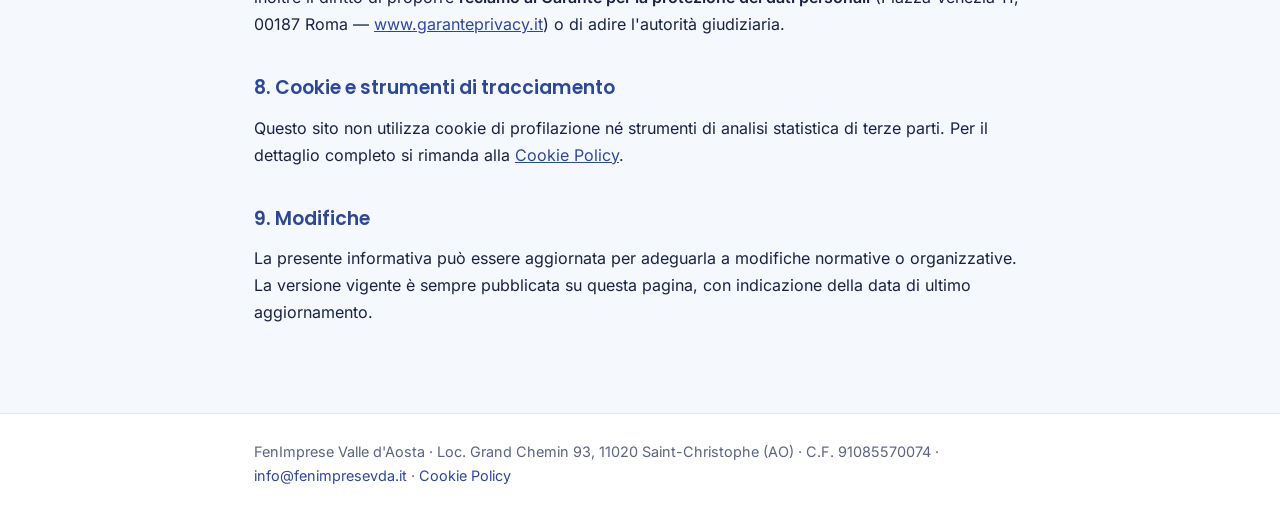
<file: privacy.html>
<!DOCTYPE html>
<html lang="it">
<head>
<meta charset="utf-8">
<meta name="viewport" content="width=device-width,initial-scale=1">
<title>Informativa Privacy — FenImprese Valle d'Aosta</title>
<meta name="description" content="Informativa sul trattamento dei dati personali ai sensi dell'art. 13 del Regolamento (UE) 2016/679 (GDPR).">
<meta name="robots" content="index,follow">
<link rel="stylesheet" href="fonts.css">
<style>
  :root{
    --navy:#2F4893;--orange:#F58E32;--blue:#3786C1;--ink:#1A2340;--muted:#5B6480;
    --paper:#F5F8FC;--line:#E4EAF3;--white:#FFFFFF;--radius:16px;--maxw:820px;
  }
  *{box-sizing:border-box;margin:0;padding:0}
  body{font-family:'Inter',system-ui,sans-serif;color:var(--ink);background:var(--paper);line-height:1.7;-webkit-font-smoothing:antialiased}
  a{color:var(--navy)}
  .wrap{max-width:var(--maxw);margin:0 auto;padding:0 24px}
  header.site{background:#fff;border-bottom:1px solid var(--line);padding:18px 0}
  header.site .wrap{display:flex;align-items:center;justify-content:space-between;gap:16px}
  .brand{font-family:'Poppins',sans-serif;font-weight:700;color:var(--navy);text-decoration:none;font-size:1.05rem}
  .brand span{color:var(--orange)}
  .back{font-family:'Poppins',sans-serif;font-weight:500;font-size:.92rem;text-decoration:none}
  main{padding:48px 0 72px}
  .eyebrow{font-family:'Poppins',sans-serif;font-weight:600;font-size:.72rem;letter-spacing:.16em;text-transform:uppercase;color:var(--orange)}
  h1{font-family:'Poppins',sans-serif;font-weight:800;color:var(--navy);font-size:clamp(1.8rem,4vw,2.4rem);line-height:1.2;margin:10px 0 8px}
  .updated{color:var(--muted);font-size:.92rem;margin-bottom:32px}
  h2{font-family:'Poppins',sans-serif;font-weight:600;color:var(--navy);font-size:1.18rem;margin:34px 0 10px}
  p{margin-bottom:14px}
  ul{margin:0 0 16px 22px}
  li{margin-bottom:8px}
  table{width:100%;border-collapse:collapse;margin:12px 0 20px;background:#fff;border:1px solid var(--line);border-radius:12px;overflow:hidden;font-size:.95rem}
  th,td{text-align:left;padding:12px 14px;border-bottom:1px solid var(--line);vertical-align:top}
  th{background:#EEF3FA;font-family:'Poppins',sans-serif;font-weight:600;color:var(--navy)}
  tr:last-child td{border-bottom:0}
  .box{background:#fff;border:1px solid var(--line);border-left:4px solid var(--orange);border-radius:12px;padding:18px 20px;margin:22px 0}
  .todo{background:#FDECDB;border-left-color:var(--orange);font-size:.95rem}
  footer{border-top:1px solid var(--line);background:#fff;padding:26px 0;color:var(--muted);font-size:.9rem}
  footer a{text-decoration:none}
</style>
</head>
<body>

<header class="site">
  <div class="wrap">
    <a class="brand" href="/">FenImprese <span>Valle d'Aosta</span></a>
    <a class="back" href="/">← Torna al sito</a>
  </div>
</header>

<main>
  <div class="wrap">
    <div class="eyebrow">Protezione dei dati</div>
    <h1>Informativa sul trattamento dei dati personali</h1>
    <p class="updated">Ai sensi degli artt. 13 e 14 del Regolamento (UE) 2016/679 (GDPR) — ultimo aggiornamento: luglio 2026</p>

    <h2>1. Titolare del trattamento</h2>
    <p>Il Titolare del trattamento è <strong>FenImprese Valle d'Aosta</strong>, con sede in Loc. Grand Chemin 93, 11020 Saint-Christophe (AO), Codice Fiscale 91085570074 — e-mail <a href="mailto:info@fenimpresevda.it">info@fenimpresevda.it</a>, tel. 327 0006316.</p>
    <p>Per ogni questione relativa alla protezione dei dati personali è possibile scrivere all'indirizzo e-mail sopra indicato.</p>

    <h2>2. Quali dati raccogliamo</h2>
    <p>Attraverso il modulo di iscrizione presente su questo sito raccogliamo i dati che l'interessato fornisce volontariamente:</p>
    <ul>
      <li>nome e cognome;</li>
      <li>denominazione dell'impresa o dello studio professionale;</li>
      <li>indirizzo e-mail;</li>
      <li>numero di telefono;</li>
      <li>percorso di partecipazione selezionato (impresa con dipendenti / professionista o impresa senza dipendenti);</li>
      <li>canale di provenienza (es. annuncio stampa, testata online, social), rilevato tramite un parametro presente nel link o nel QR code utilizzato, a fini statistici sull'efficacia delle iniziative di comunicazione.</li>
    </ul>
    <p>Non raccogliamo categorie particolari di dati (art. 9 GDPR) e non è previsto alcun processo decisionale automatizzato né attività di profilazione.</p>
    <p>Come tutti i siti web, l'infrastruttura di hosting registra automaticamente alcuni dati tecnici di navigazione (es. indirizzo IP, data e ora della richiesta, tipo di browser) nei propri file di log, per finalità di sicurezza e corretto funzionamento del servizio.</p>

    <h2>3. Perché trattiamo i dati e su quale base giuridica</h2>
    <table>
      <tr><th>Finalità</th><th>Base giuridica</th></tr>
      <tr>
        <td>Gestire la richiesta di iscrizione al corso, ricontattare l'interessato e organizzare le attività formative (comprese le comunicazioni organizzative su date, sede e materiali)</td>
        <td>Esecuzione di misure precontrattuali e contrattuali richieste dall'interessato (art. 6.1.b GDPR)</td>
      </tr>
      <tr>
        <td>Adempiere agli obblighi amministrativi, contabili e di legge connessi all'attività formativa e associativa (es. registro presenze, attestati)</td>
        <td>Obbligo legale (art. 6.1.c GDPR)</td>
      </tr>
      <tr>
        <td>Inviare comunicazioni informative e promozionali su iniziative, corsi, servizi e convenzioni dell'associazione</td>
        <td>Consenso libero, specifico e facoltativo dell'interessato (art. 6.1.a GDPR), revocabile in qualsiasi momento</td>
      </tr>
      <tr>
        <td>Rilevare in forma aggregata l'efficacia dei canali di comunicazione della campagna</td>
        <td>Legittimo interesse del Titolare a valutare le proprie iniziative di comunicazione (art. 6.1.f GDPR)</td>
      </tr>
    </table>
    <p>Il conferimento dei dati contrassegnati come obbligatori nel modulo è necessario per dar seguito alla richiesta di iscrizione: in mancanza, non sarà possibile elaborarla. Il consenso alle comunicazioni promozionali è invece del tutto facoltativo e il suo mancato rilascio non pregiudica l'iscrizione al corso.</p>

    <h2>4. A chi comunichiamo i dati</h2>
    <p>I dati sono trattati dal personale autorizzato del Titolare e possono essere comunicati a soggetti che agiscono in qualità di <strong>responsabili del trattamento</strong> (art. 28 GDPR), tra cui:</p>
    <ul>
      <li><strong>Google Ireland Ltd.</strong> — fornitore dei servizi di posta elettronica e di gestione documentale (Google Workspace) utilizzati per ricevere e archiviare le iscrizioni;</li>
      <li><strong>GitHub, Inc. (Microsoft)</strong> — fornitore del servizio di hosting del sito;</li>
      <li>consulenti, professionisti e fornitori che collaborano all'organizzazione e all'erogazione dell'attività formativa;</li>
      <li>ove l'impresa acceda al finanziamento della formazione, i <strong>fondi interprofessionali</strong> e i soggetti attuatori coinvolti, per gli adempimenti connessi.</li>
    </ul>
    <p>I dati non sono diffusi né ceduti a terzi per finalità di marketing proprie di questi ultimi.</p>

    <h2>5. Trasferimento dei dati fuori dall'Unione Europea</h2>
    <p>Alcuni fornitori sopra indicati appartengono a gruppi con sede negli Stati Uniti. Eventuali trasferimenti di dati verso Paesi terzi avvengono nel rispetto del Capo V del GDPR, sulla base di decisioni di adeguatezza della Commissione europea (EU-U.S. Data Privacy Framework) e/o di clausole contrattuali standard, unitamente a misure supplementari ove necessarie.</p>

    <h2>6. Per quanto tempo conserviamo i dati</h2>
    <ul>
      <li><strong>Dati di gestione dell'iscrizione ed erogazione del corso:</strong> per il tempo necessario a gestire l'iscrizione e a svolgere l'attività formativa richiesta dall'interessato.</li>
      <li><strong>Dati trattati per adempiere agli obblighi amministrativi, contabili e fiscali</strong> (es. registro presenze, attestati, documentazione contabile e amministrativa): per <strong>10 anni</strong>, in conformità ai termini di conservazione previsti dalla legge (art. 2220 c.c. e normativa fiscale applicabile), nonché per il tempo eventualmente necessario all'accertamento e alla difesa di un diritto in sede giudiziaria.</li>
      <li><strong>Dati trattati sulla base del consenso a fini promozionali:</strong> fino a revoca del consenso — che può avvenire in qualsiasi momento — e comunque per un periodo massimo di <strong>24 mesi</strong> dalla raccolta o dall'ultimo contatto utile, decorso il quale i dati sono cancellati salvo rinnovo del consenso.</li>
      <li><strong>Log tecnici di navigazione:</strong> per il tempo strettamente necessario alle finalità di sicurezza, secondo le policy del fornitore di hosting.</li>
    </ul>
    <p>Al termine dei periodi indicati i dati sono cancellati o resi anonimi in modo irreversibile.</p>

    <h2>7. I diritti dell'interessato</h2>
    <p>In qualsiasi momento è possibile esercitare i diritti previsti dagli artt. 15-22 del GDPR, e in particolare:</p>
    <ul>
      <li>accedere ai propri dati e ottenerne copia;</li>
      <li>chiederne la rettifica o la cancellazione;</li>
      <li>chiedere la limitazione del trattamento od opporsi al trattamento;</li>
      <li>ottenere la portabilità dei dati;</li>
      <li>revocare in qualsiasi momento il consenso prestato, senza che ciò pregiudichi la liceità del trattamento effettuato prima della revoca.</li>
    </ul>
    <p>Le richieste vanno inviate a <a href="mailto:info@fenimpresevda.it">info@fenimpresevda.it</a>. Il Titolare risponde nei termini di legge.</p>
    <p>L'interessato che ritenga che il trattamento dei propri dati avvenga in violazione della normativa ha inoltre il diritto di proporre <strong>reclamo al Garante per la protezione dei dati personali</strong> (Piazza Venezia 11, 00187 Roma — <a href="https://www.garanteprivacy.it" target="_blank" rel="noopener">www.garanteprivacy.it</a>) o di adire l'autorità giudiziaria.</p>

    <h2>8. Cookie e strumenti di tracciamento</h2>
    <p>Questo sito non utilizza cookie di profilazione né strumenti di analisi statistica di terze parti. Per il dettaglio completo si rimanda alla <a href="cookie.html">Cookie Policy</a>.</p>

    <h2>9. Modifiche</h2>
    <p>La presente informativa può essere aggiornata per adeguarla a modifiche normative o organizzative. La versione vigente è sempre pubblicata su questa pagina, con indicazione della data di ultimo aggiornamento.</p>
  </div>
</main>

<footer>
  <div class="wrap">
    FenImprese Valle d'Aosta · Loc. Grand Chemin 93, 11020 Saint-Christophe (AO) · C.F. 91085570074 ·
    <a href="mailto:info@fenimpresevda.it">info@fenimpresevda.it</a> ·
    <a href="cookie.html">Cookie Policy</a>
  </div>
</footer>

</body>
</html>
</file>
<file: fonts.css>
/* Font self-hosted e INCORPORATI (Poppins, Inter) - subset latin - SIL Open Font License.
   I caratteri sono dentro questo file: non serve alcuna cartella esterna. */

@font-face{font-family:'Poppins';font-style:normal;font-weight:400;font-display:swap;src:url([data-uri]) format('woff2');}
@font-face{font-family:'Poppins';font-style:normal;font-weight:500;font-display:swap;src:url([data-uri]) format('woff2');}
@font-face{font-family:'Poppins';font-style:normal;font-weight:600;font-display:swap;src:url([data-uri]) format('woff2');}
@font-face{font-family:'Poppins';font-style:normal;font-weight:700;font-display:swap;src:url([data-uri]) format('woff2');}
@font-face{font-family:'Poppins';font-style:normal;font-weight:800;font-display:swap;src:url([data-uri]) format('woff2');}
@font-face{font-family:'Inter';font-style:normal;font-weight:400;font-display:swap;src:url([data-uri]) format('woff2');}
@font-face{font-family:'Inter';font-style:normal;font-weight:500;font-display:swap;src:url([data-uri]) format('woff2');}
@font-face{font-family:'Inter';font-style:normal;font-weight:600;font-display:swap;src:url([data-uri]) format('woff2');}
</file>
